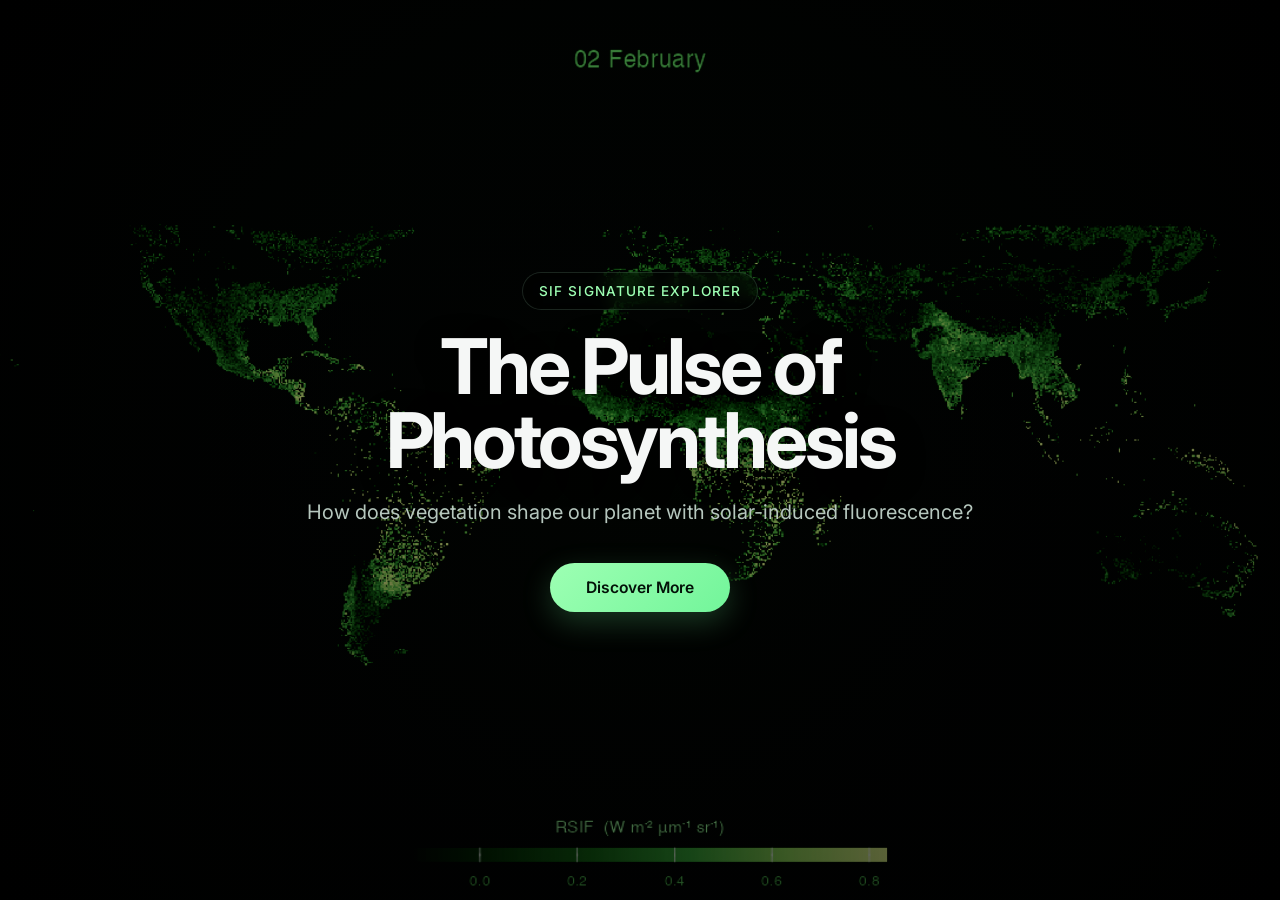
<file: docs/index.html>
<!DOCTYPE html>
<html lang="en">
<head>
<meta charset="utf-8"/>
<style>body{background-color:black;}</style>

  <meta charset="UTF-8"/>
  <meta name="viewport" content="width=device-width, initial-scale=1.0"/>
  <title>SIF Signature Explorer</title>
  <link rel="preconnect" href="https://fonts.googleapis.com"/>
  <link rel="preconnect" href="https://fonts.gstatic.com" crossorigin="anonymous"/>
  <link href="https://fonts.googleapis.com/css2?family=Inter:wght@300;400;500;600;700&amp;display=swap" rel="stylesheet"/>
  <link rel="stylesheet" href="styles.css"/>
</head>
<html lang="en">
  <body class="landing-page">
    <main class="hero">
      <div class="hero-media">
        <img src="assets/hero.gif" alt="Global SIF animation" class="hero-gif"/>
        <div class="hero-overlay"></div>
      </div>
      <div class="hero-content">
        <div class="hero-badge">SIF Signature Explorer</div>
        <h1 class="hero-title">The Pulse of Photosynthesis</h1>
        <p class="hero-subtitle">How does vegetation shape our planet with solar-induced fluorescence?</p>
        <div class="hero-actions">
          <a href="learn.html" class="btn btn-primary">Discover More</a>
        </div>
      </div>
    </main>
    <script>
document.addEventListener('DOMContentLoaded', function() {
  requestAnimationFrame(() => {
    document.body.classList.add('page-loaded');
  });

  const internalLinks = document.querySelectorAll('a[href$=".html"]');
  internalLinks.forEach(link => {
    link.addEventListener('click', function(e) {
      const href = link.getAttribute('href');
      if (!href) return;

      e.preventDefault();
      document.body.classList.remove('page-loaded');

      setTimeout(() => {
        window.location.href = href;
      }, 220);
    });
  });
});
</script>
  </body>
</html>
</html>
</file>
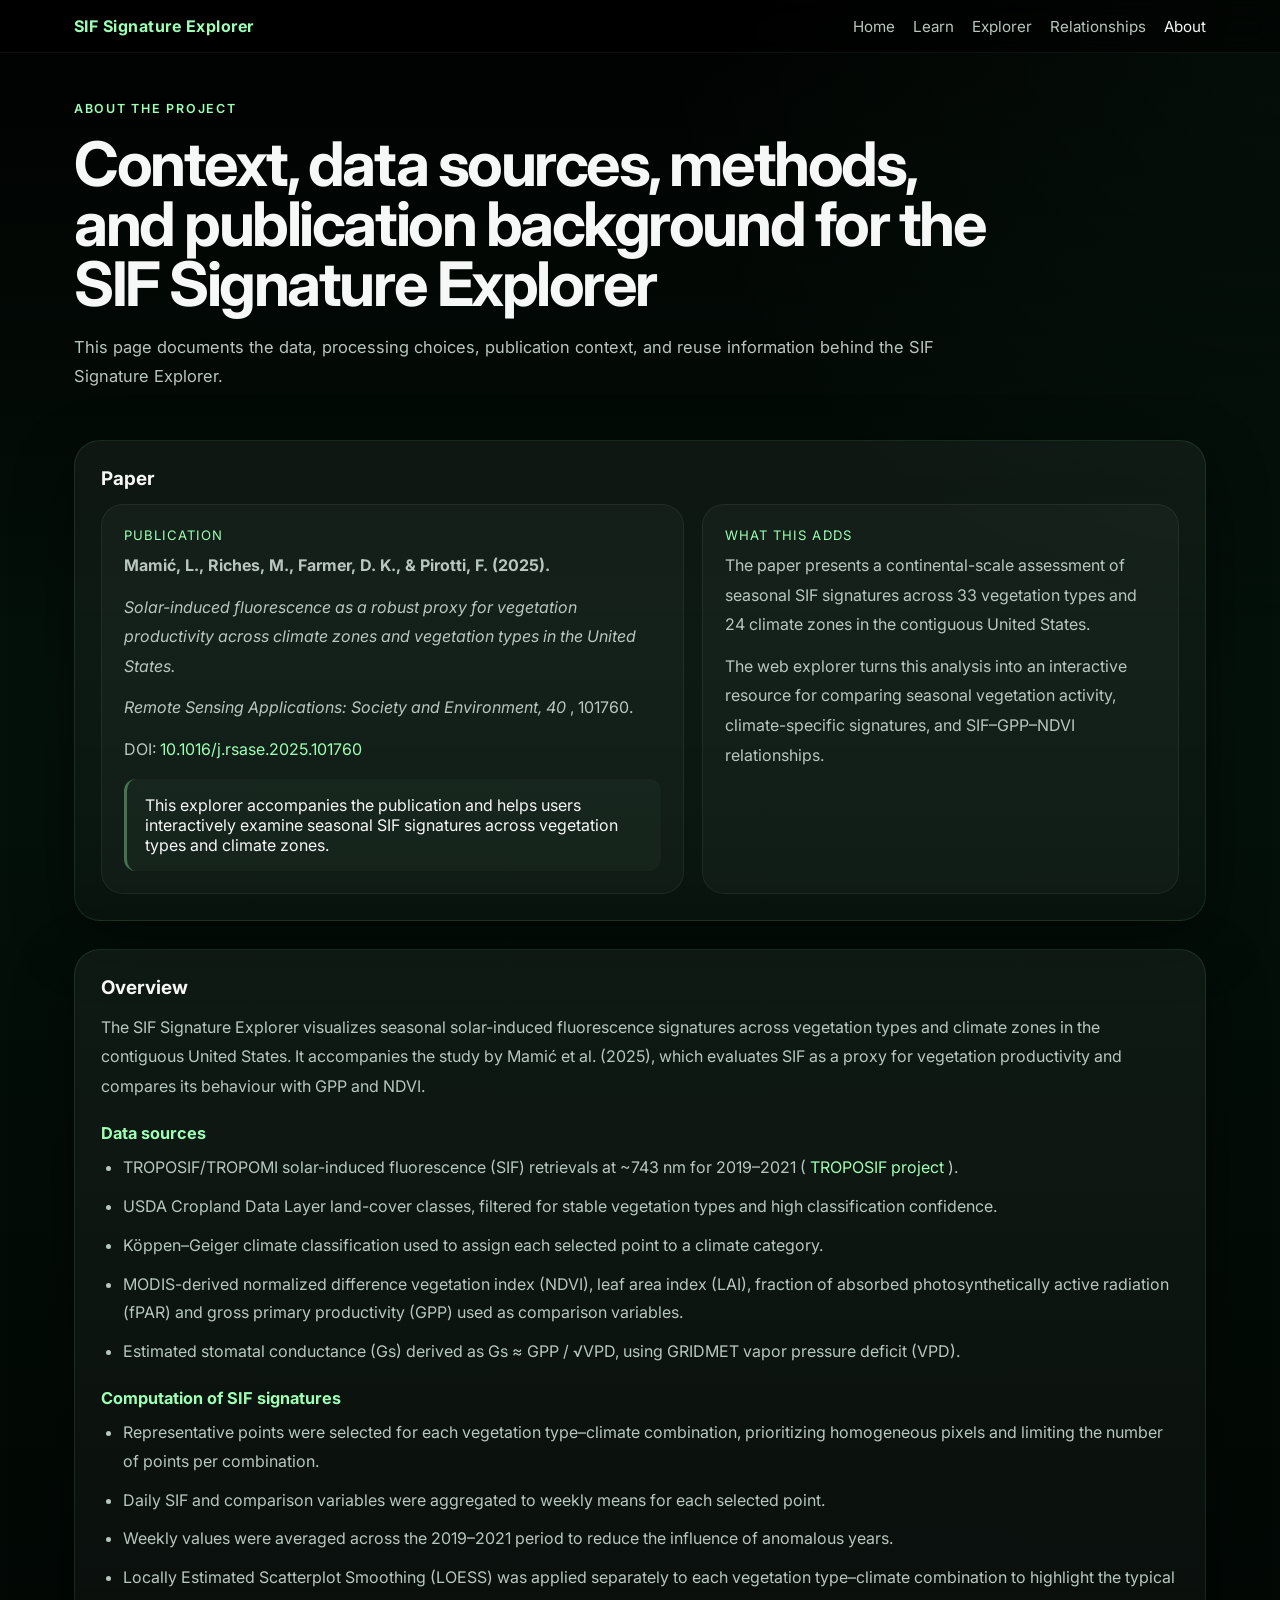
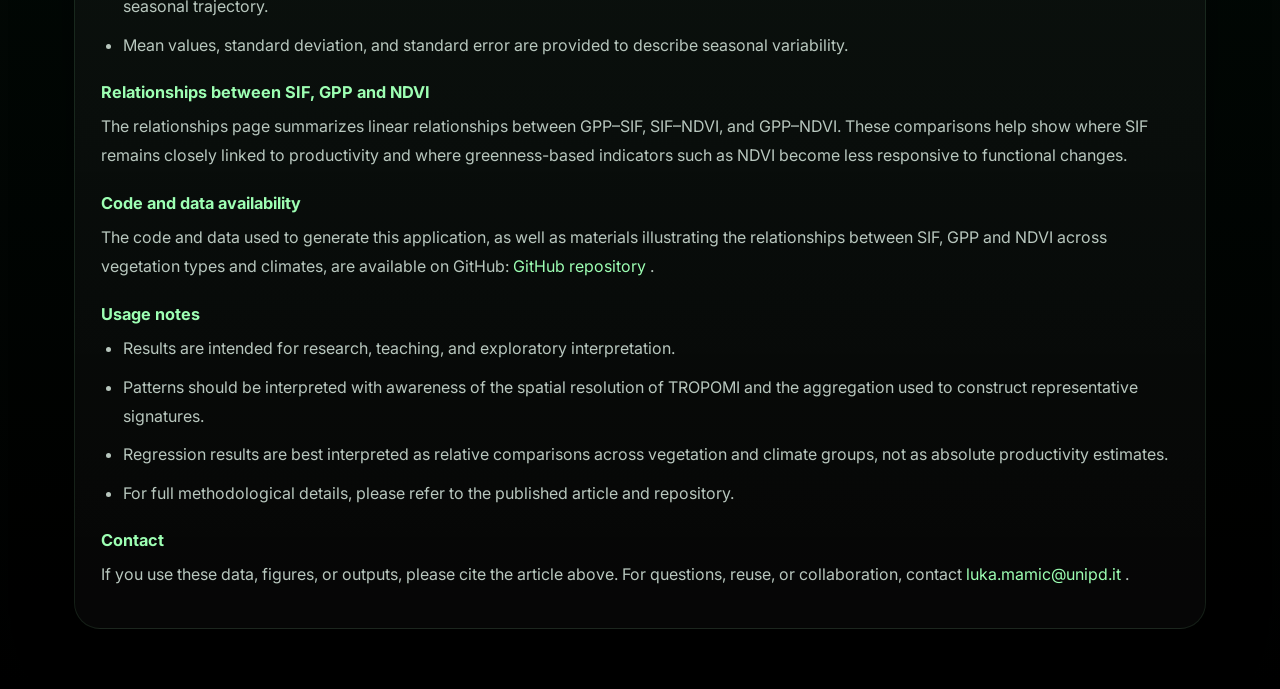
<file: docs/about.html>
<!DOCTYPE html>
<html lang="en">
<head>
<meta charset="utf-8"/>
<style>body{background-color:black;}</style>

  <meta charset="UTF-8"/>
  <meta name="viewport" content="width=device-width, initial-scale=1.0"/>
  <title>About | SIF Signature Explorer</title>
  <link rel="preconnect" href="https://fonts.googleapis.com"/>
  <link rel="preconnect" href="https://fonts.gstatic.com" crossorigin="anonymous"/>
  <link href="https://fonts.googleapis.com/css2?family=Inter:wght@300;400;500;600;700&amp;display=swap" rel="stylesheet"/>
  <style>
:root{
  --bg:#000000;
  --bg-soft:#06100b;
  --panel:rgba(255,255,255,0.05);
  --panel-soft:rgba(255,255,255,0.03);
  --border:rgba(157,255,179,0.12);
  --border-soft:rgba(255,255,255,0.08);
  --text:#f6f7f7;
  --muted:#b8c7be;
  --accent:#9dffb3;
  --accent-strong:#72f59a;
  --shadow:0 20px 60px rgba(0,0,0,0.42);
  --radius:24px;
  --max-width:1180px;
}

*{box-sizing:border-box}

html,body{
  margin:0;
  padding:0;
  background:
    radial-gradient(circle at top right, rgba(90,255,160,0.05), transparent 24%),
    linear-gradient(to bottom, #000000, #04110a 30%, #000000 100%);
  color:var(--text);
  font-family:Inter,system-ui,-apple-system,BlinkMacSystemFont,'Segoe UI',sans-serif;
  min-height:100%;
}

body{
  opacity: 0;
  transform: translateY(10px);
  transition: opacity .55s ease, transform .55s ease;
}

body.page-loaded{
  opacity: 1;
  transform: translateY(0);
}

.site-nav a,
.btn,
.multi-select-trigger{
  transition: opacity .2s ease, transform .2s ease, color .2s ease, background .2s ease, border-color .2s ease;
}

.site-nav a:hover,
.btn:hover{
  transform: translateY(-1px);
}

a{
  color:var(--accent);
  text-decoration:none;
}
a:hover{
  text-decoration:underline;
}

.site-header{
  position:sticky;
  top:0;
  z-index:50;
  backdrop-filter:blur(14px);
  background:rgba(0,0,0,0.58);
  border-bottom:1px solid rgba(255,255,255,0.06);
}

.site-header-inner{
  max-width:var(--max-width);
  margin:0 auto;
  padding:16px 24px;
  display:flex;
  align-items:center;
  justify-content:space-between;
  gap:18px;
}

.site-brand{
  color:var(--accent);
  font-weight:700;
  letter-spacing:.03em;
}

.site-nav{
  display:flex;
  gap:18px;
  flex-wrap:wrap;
}

.site-nav a{
  color:var(--muted);
  font-size:.95rem;
}

.site-nav a.active,
.site-nav a:hover{
  color:var(--text);
}

.page-shell{
  max-width:var(--max-width);
  margin:0 auto;
  padding:38px 24px 60px;
}

.hero{
  padding:10px 0 20px;
}

.eyebrow{
  color:var(--accent);
  text-transform:uppercase;
  letter-spacing:.14em;
  font-size:.78rem;
  font-weight:600;
  margin-bottom:18px;
}

.hero-title{
  margin:0;
  font-size:clamp(2.1rem, 4.8vw, 4.2rem);
  line-height:.98;
  letter-spacing:-.04em;
  max-width:950px;
}

.hero-lead{
  margin:18px 0 0;
  color:var(--muted);
  line-height:1.8;
  max-width:900px;
  font-size:1.03rem;
}

.section{
  margin-top:28px;
  padding:26px;
  border-radius:26px;
  background:linear-gradient(180deg, rgba(255,255,255,.05), rgba(255,255,255,.025));
  border:1px solid rgba(157,255,179,.10);
  box-shadow:var(--shadow);
}

.section h2{
  margin:0 0 14px;
  font-size:1.18rem;
  color:var(--text);
}

.section h3{
  margin:22px 0 10px;
  font-size:1.02rem;
  color:var(--accent);
}

.section p{
  margin:0 0 12px;
  color:var(--muted);
  line-height:1.85;
}

.section ul{
  margin:0;
  padding-left:22px;
  color:var(--muted);
}

.section li{
  margin:0 0 10px;
  line-height:1.8;
}

.paper-card{
  display:grid;
  grid-template-columns: 1.1fr .9fr;
  gap:18px;
}

.paper-box,
.meta-box{
  padding:22px;
  border-radius:22px;
  background:rgba(255,255,255,.03);
  border:1px solid rgba(255,255,255,.06);
}

.meta-label{
  color:var(--accent);
  font-size:.82rem;
  letter-spacing:.08em;
  text-transform:uppercase;
  margin-bottom:8px;
}

.meta-box p:last-child,
.paper-box p:last-child{
  margin-bottom:0;
}

.quote{
  margin-top:14px;
  padding:16px 18px;
  border-left:3px solid rgba(157,255,179,.35);
  background:rgba(157,255,179,.04);
  border-radius:12px;
  color:var(--text);
}

@media (max-width:900px){
  .paper-card{
    grid-template-columns:1fr;
  }
}

@media (max-width:640px){
  .site-header-inner{
    flex-direction:column;
    align-items:flex-start;
  }

  .page-shell{
    padding:24px 18px 46px;
  }

  .section{
    padding:20px;
  }
}
</style>
</head>
<html lang="en">
  <body>
    <header class="site-header">
      <div class="site-header-inner">
        <div class="site-brand">SIF Signature Explorer</div>
        <nav class="site-nav">
          <a href="index.html">Home</a>
          <a href="learn.html">Learn</a>
          <a href="explorer.html">Explorer</a>
          <a href="relationships.html">Relationships</a>
          <a href="about.html" class="active">About</a>
        </nav>
      </div>
    </header>
    <main class="page-shell">
      <section class="hero">
        <div class="eyebrow">About the project</div>
        <h1 class="hero-title">Context, data sources, methods, and publication background for the SIF Signature Explorer</h1>
        <p class="hero-lead">This page documents the data, processing choices, publication context, and reuse information behind the SIF Signature Explorer.</p>
      </section>
      <section class="section">
        <h2>Paper</h2>
        <div class="paper-card">
          <div class="paper-box">
            <div class="meta-label">Publication</div>
            <p>
              <strong>Mamić, L., Riches, M., Farmer, D. K., &amp; Pirotti, F. (2025).</strong>
            </p>
            <p>
              <em>Solar-induced fluorescence as a robust proxy for vegetation productivity across climate zones and vegetation types in the United States.</em>
            </p>
            <p>
              <em>Remote Sensing Applications: Society and Environment, 40</em>
              , 101760.
            </p>
            <p>
              DOI: 
              <a href="https://doi.org/10.1016/j.rsase.2025.101760" target="_blank">10.1016/j.rsase.2025.101760</a>
            </p>
            <div class="quote">This explorer accompanies the publication and helps users interactively examine seasonal SIF signatures across vegetation types and climate zones.</div>
          </div>
          <div class="meta-box">
            <div class="meta-label">What this adds</div>
            <p>The paper presents a continental-scale assessment of seasonal SIF signatures across 33 vegetation types and 24 climate zones in the contiguous United States.</p>
            <p>The web explorer turns this analysis into an interactive resource for comparing seasonal vegetation activity, climate-specific signatures, and SIF–GPP–NDVI relationships.</p>
          </div>
        </div>
      </section>
      <section class="section">
        <h2>Overview</h2>
        <p>
          The SIF Signature Explorer visualizes seasonal solar-induced fluorescence signatures across vegetation types and climate zones in the contiguous United States. 
          It accompanies the study by Mamić et al. (2025), which evaluates SIF as a proxy for vegetation productivity and compares its behaviour with GPP and NDVI.
        </p>
        <h3>Data sources</h3>
        <ul>
          <li>
            TROPOSIF/TROPOMI solar-induced fluorescence (SIF) retrievals at ~743 nm for 2019–2021 (
            <a href="https://s5p-troposif.noveltis.fr/" target="_blank">TROPOSIF project</a>
            ).
          </li>
          <li>USDA Cropland Data Layer land-cover classes, filtered for stable vegetation types and high classification confidence.</li>
          <li>Köppen–Geiger climate classification used to assign each selected point to a climate category.</li>
          <li>MODIS-derived normalized difference vegetation index (NDVI), leaf area index (LAI), fraction of absorbed photosynthetically active radiation (fPAR) and gross primary productivity (GPP) used as comparison variables.</li>
          <li>Estimated stomatal conductance (Gs) derived as Gs ≈ GPP / &radic;VPD, using GRIDMET vapor pressure deficit (VPD).</li>
        </ul>
        <h3>Computation of SIF signatures</h3>
        <ul>
          <li>Representative points were selected for each vegetation type–climate combination, prioritizing homogeneous pixels and limiting the number of points per combination.</li>
          <li>Daily SIF and comparison variables were aggregated to weekly means for each selected point.</li>
          <li>Weekly values were averaged across the 2019–2021 period to reduce the influence of anomalous years.</li>
          <li>Locally Estimated Scatterplot Smoothing (LOESS) was applied separately to each vegetation type–climate combination to highlight the typical seasonal trajectory.</li>
          <li>Mean values, standard deviation, and standard error are provided to describe seasonal variability.</li>
        </ul>
        <h3>Relationships between SIF, GPP and NDVI</h3>
        <p>
          The relationships page summarizes linear relationships between GPP–SIF, SIF–NDVI, and GPP–NDVI. 
          These comparisons help show where SIF remains closely linked to productivity and where greenness-based indicators such as NDVI become less responsive to functional changes.
        </p>
        <h3>Code and data availability</h3>
        <p>
          The code and data used to generate this application, as well as materials illustrating the relationships between SIF, GPP and NDVI across vegetation types and climates, are available on GitHub: 
          <a href="https://github.com/lukamamic13/SIFSignatureExplorer/" target="_blank">GitHub repository</a>
          .
        </p>
        <h3>Usage notes</h3>
        <ul>
          <li>Results are intended for research, teaching, and exploratory interpretation.</li>
          <li>Patterns should be interpreted with awareness of the spatial resolution of TROPOMI and the aggregation used to construct representative signatures.</li>
          <li>Regression results are best interpreted as relative comparisons across vegetation and climate groups, not as absolute productivity estimates.</li>
          <li>For full methodological details, please refer to the published article and repository.</li>
        </ul>
        <h3>Contact</h3>
        <p>
          If you use these data, figures, or outputs, please cite the article above. 
          For questions, reuse, or collaboration, contact 
          <a href="mailto:luka.mamic@unipd.it">luka.mamic@unipd.it</a>
          .
        </p>
      </section>
    </main>
    <script>
document.addEventListener('DOMContentLoaded', function() {
  requestAnimationFrame(() => {
    document.body.classList.add('page-loaded');
  });

  const internalLinks = document.querySelectorAll('a[href$=".html"]');
  internalLinks.forEach(link => {
    link.addEventListener('click', function(e) {
      const href = link.getAttribute('href');
      if (!href) return;

      e.preventDefault();
      document.body.classList.remove('page-loaded');

      setTimeout(() => {
        window.location.href = href;
      }, 220);
    });
  });
});
</script>
  </body>
</html>
</html>
</file>
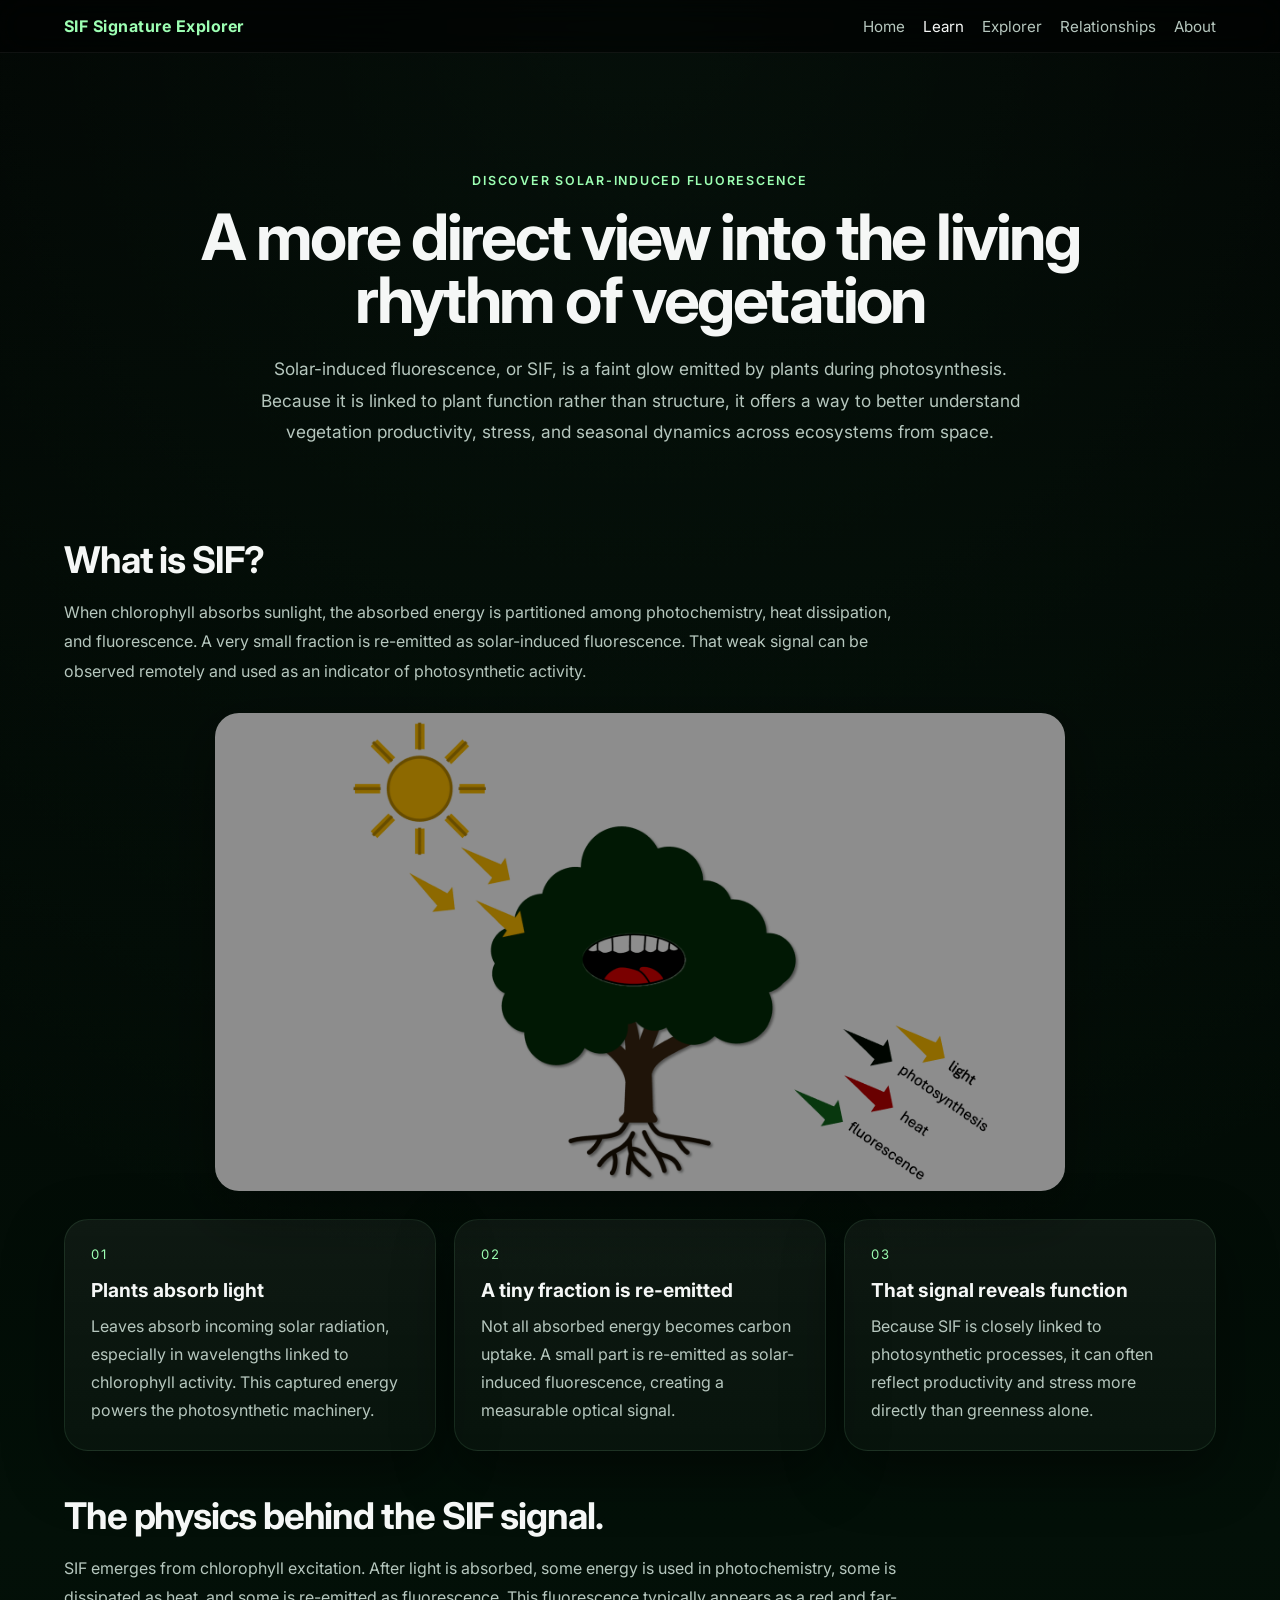
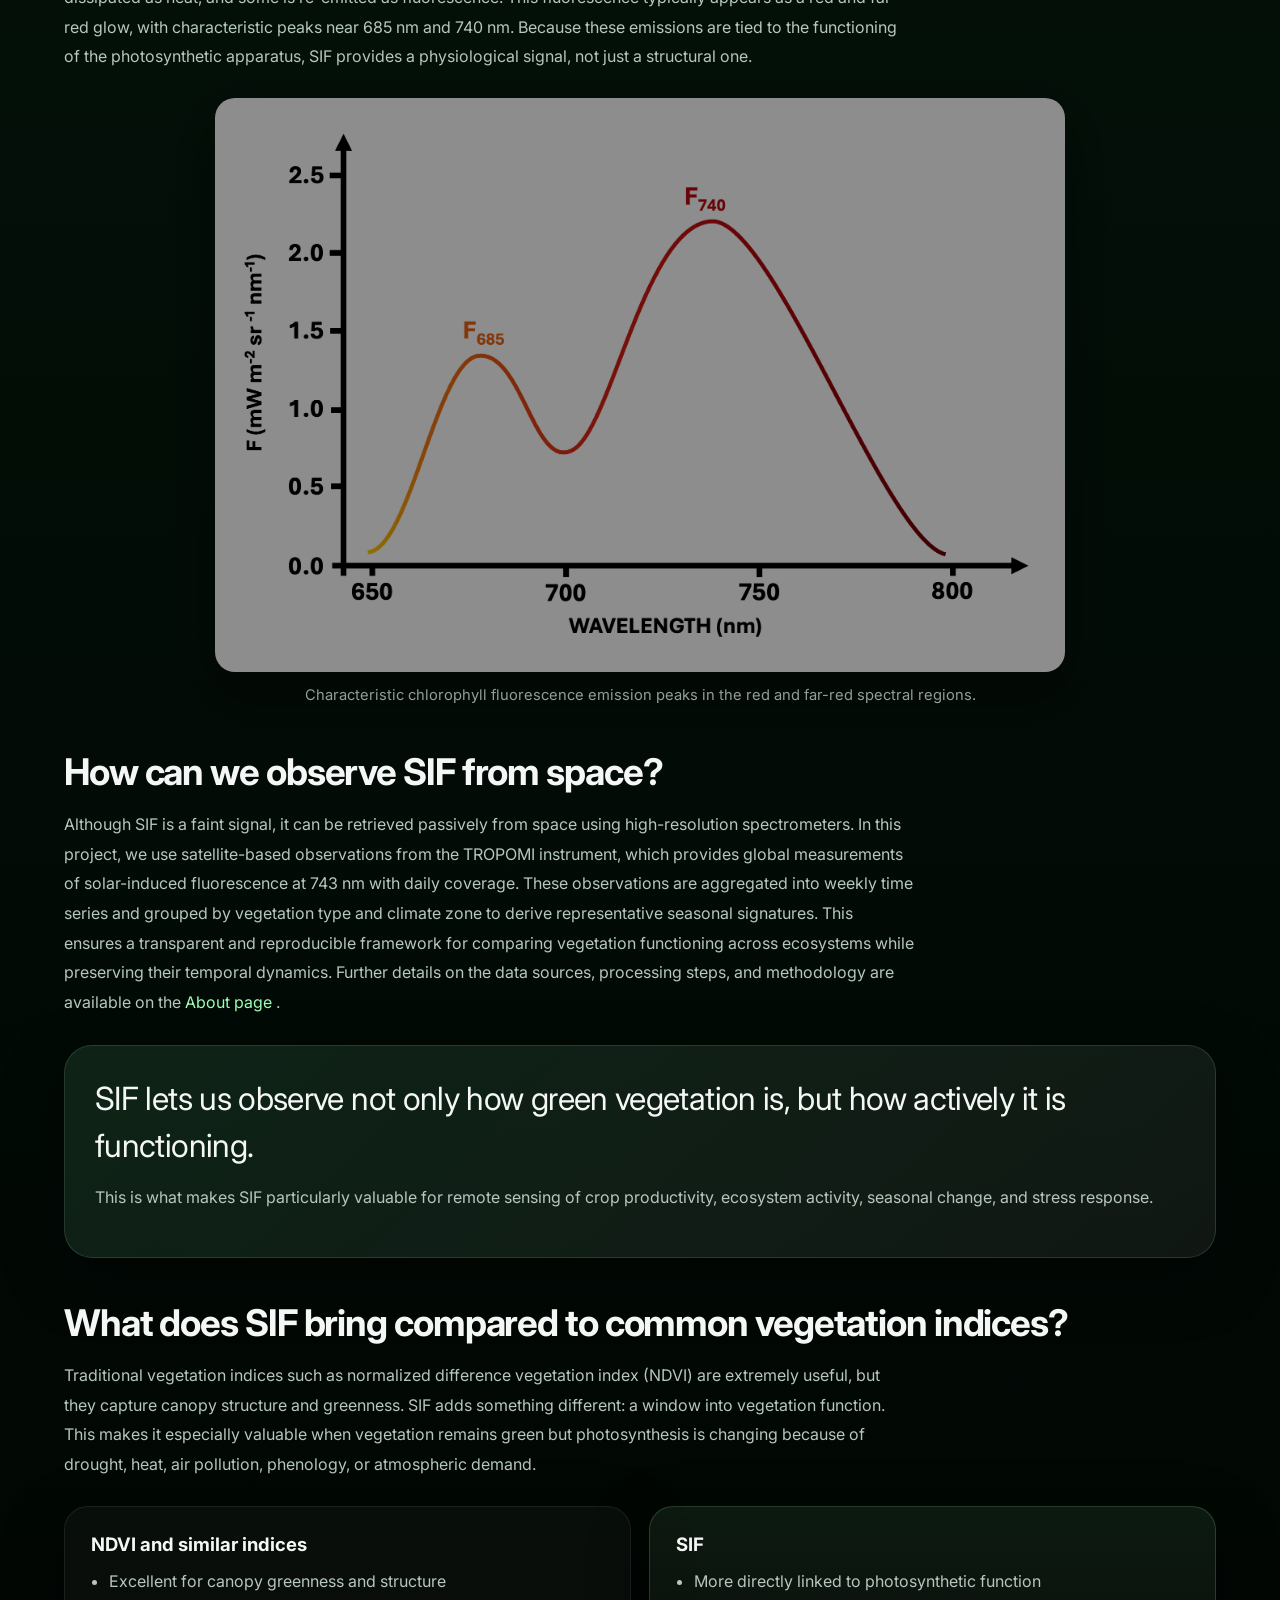
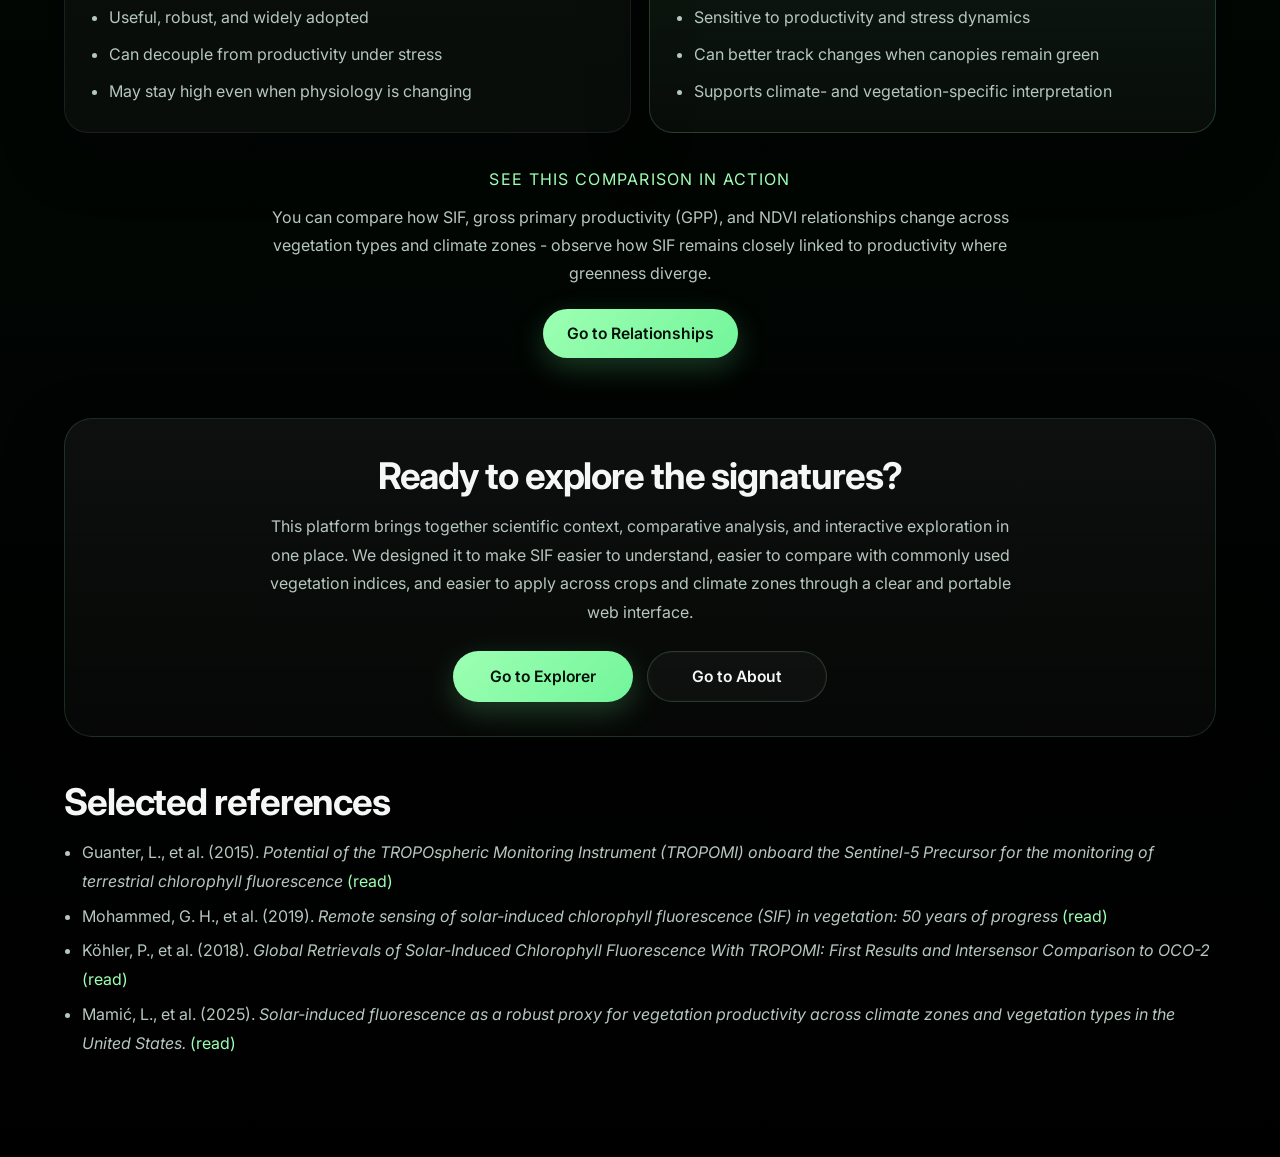
<file: docs/learn.html>
<!DOCTYPE html>
<html lang="en">
<head>
<meta charset="utf-8"/>
<style>body{background-color:black;}</style>

  <meta charset="UTF-8"/>
  <meta name="viewport" content="width=device-width, initial-scale=1.0"/>
  <title>Learn SIF | SIF Signature Explorer</title>
  <link rel="preconnect" href="https://fonts.googleapis.com"/>
  <link rel="preconnect" href="https://fonts.gstatic.com" crossorigin="anonymous"/>
  <link href="https://fonts.googleapis.com/css2?family=Inter:wght@300;400;500;600;700&amp;display=swap" rel="stylesheet"/>
  <link rel="stylesheet" href="styles.css"/>
</head>
<html lang="en">
  <body class="learn-page">
    <header class="site-header">
      <div class="site-header-inner">
        <div class="site-brand">SIF Signature Explorer</div>
        <nav class="site-nav">
          <a href="index.html">Home</a>
          <a href="learn.html" class="active">Learn</a>
          <a href="explorer.html">Explorer</a>
          <a href="relationships.html">Relationships</a>
          <a href="about.html">About</a>
        </nav>
      </div>
    </header>
    <main class="page-shell">
      <section class="learn-hero">
        <div class="section-eyebrow">Discover Solar-Induced Fluorescence</div>
        <h1 class="learn-title">A more direct view into the living rhythm of vegetation</h1>
        <p class="learn-lead">
          Solar-induced fluorescence, or SIF, is a faint glow emitted by plants during photosynthesis. 
          Because it is linked to plant function rather than structure, it offers a way to better 
          understand vegetation productivity, stress, and seasonal dynamics across ecosystems from space.
        </p>
      </section>
      <section class="section-block">
        <h2 class="section-title">What is SIF?</h2>
        <p class="section-text">
          When chlorophyll absorbs sunlight, the absorbed energy is partitioned among photochemistry, heat dissipation, 
          and fluorescence. A very small fraction is re-emitted as solar-induced fluorescence. 
          That weak signal can be observed remotely and used as an indicator of photosynthetic activity. 
        </p>
        <div class="figure-block">
          <img src="assets/SIF.gif" class="learn-gif" alt="Illustration of solar-induced fluorescence process"/>
        </div>
        <div class="card-grid">
          <article class="info-card">
            <div class="info-card-number">01</div>
            <h3>Plants absorb light</h3>
            <p>
              Leaves absorb incoming solar radiation, especially in wavelengths linked to chlorophyll activity. 
              This captured energy powers the photosynthetic machinery.
            </p>
          </article>
          <article class="info-card">
            <div class="info-card-number">02</div>
            <h3>A tiny fraction is re-emitted</h3>
            <p>
              Not all absorbed energy becomes carbon uptake. A small part is re-emitted as solar-induced fluorescence, 
              creating a measurable optical signal.
            </p>
          </article>
          <article class="info-card">
            <div class="info-card-number">03</div>
            <h3>That signal reveals function</h3>
            <p>
              Because SIF is closely linked to photosynthetic processes, it can often reflect productivity and stress 
              more directly than greenness alone.
            </p>
          </article>
        </div>
      </section>
      <section class="section-block">
        <h2 class="section-title">The physics behind the SIF signal.</h2>
        <p class="section-text">
          SIF emerges from chlorophyll excitation. After light is absorbed, some energy is used in photochemistry, 
          some is dissipated as heat, and some is re-emitted as fluorescence. 
          This fluorescence typically appears as a red and far-red glow, with characteristic peaks near 685 nm and 740 nm. 
          Because these emissions are tied to the functioning of the photosynthetic apparatus, SIF provides a physiological signal, 
          not just a structural one.
        </p>
        <figure class="figure-block">
          <img src="assets/sifsign.png" class="learn-figure" alt="Characteristic chlorophyll fluorescence signal with peaks near 685 and 740 nanometers"/>
          <figcaption class="figure-caption">Characteristic chlorophyll fluorescence emission peaks in the red and far-red spectral regions.</figcaption>
        </figure>
      </section>
      <section class="section-block">
        <h2 class="section-title">How can we observe SIF from space?</h2>
        <p class="section-text">
          Although SIF is a faint signal, it can be retrieved passively from space using high-resolution spectrometers. 
          In this project, we use satellite-based observations from the TROPOMI instrument, which provides global measurements of solar-induced fluorescence at 743 nm with daily coverage. 
          These observations are aggregated into weekly time series and grouped by vegetation type and climate zone to derive representative seasonal signatures. 
          This ensures a transparent and reproducible framework for comparing vegetation functioning across ecosystems while preserving their temporal dynamics. 
          Further details on the data sources, processing steps, and methodology are available on the 
          <a href="about.html" style="color: var(--accent);">About page</a>
          .
        </p>
        <div class="highlight-panel">
          <p class="highlight-quote">SIF lets us observe not only how green vegetation is, but how actively it is functioning.</p>
          <p class="highlight-note">This is what makes SIF particularly valuable for remote sensing of crop productivity, ecosystem activity, seasonal change, and stress response.</p>
        </div>
      </section>
      <section class="section-block">
        <h2 class="section-title">What does SIF bring compared to common vegetation indices?</h2>
        <p class="section-text">
          Traditional vegetation indices such as normalized difference vegetation index (NDVI) are extremely useful, but they capture canopy structure and greenness. 
          SIF adds something different: a window into vegetation function. 
          This makes it especially valuable when vegetation remains green but photosynthesis is changing because of drought, heat, air pollution, phenology, or atmospheric demand.
        </p>
        <div class="comparison-grid">
          <article class="comparison-card">
            <h3>NDVI and similar indices</h3>
            <ul>
              <li>Excellent for canopy greenness and structure</li>
              <li>Useful, robust, and widely adopted</li>
              <li>Can decouple from productivity under stress</li>
              <li>May stay high even when physiology is changing</li>
            </ul>
          </article>
          <article class="comparison-card comparison-card-accent">
            <h3>SIF</h3>
            <ul>
              <li>More directly linked to photosynthetic function</li>
              <li>Sensitive to productivity and stress dynamics</li>
              <li>Can better track changes when canopies remain green</li>
              <li>Supports climate- and vegetation-specific interpretation</li>
            </ul>
          </article>
        </div>
        <div class="center-callout">
          <p class="center-callout-title">See this comparison in action</p>
          <p class="center-callout-text">
            You can compare how SIF, gross primary productivity (GPP), and NDVI relationships change across vegetation types and climate zones 
            - observe how SIF remains closely linked to productivity where greenness diverge.
          </p>
          <a href="relationships.html" class="btn btn-primary">Go to Relationships</a>
        </div>
      </section>
      <section class="footer-cta">
        <h2 class="section-title">Ready to explore the signatures?</h2>
        <p>
          This platform brings together scientific context, comparative analysis, and interactive exploration in one place. 
          We designed it to make SIF easier to understand, easier to compare with commonly used vegetation indices, 
          and easier to apply across crops and climate zones through a clear and portable web interface.
        </p>
        <div class="learn-actions">
          <a href="explorer.html" class="btn btn-primary">Go to Explorer</a>
          <a href="about.html" class="btn btn-secondary">Go to About</a>
        </div>
      </section>
      <section class="section-block references-block">
        <h2 class="section-title">Selected references</h2>
        <ul class="reference-list">
          <li>
            Guanter, L., et al. (2015). 
            <em>Potential of the TROPOspheric Monitoring Instrument (TROPOMI) onboard the Sentinel-5 Precursor for the monitoring of terrestrial chlorophyll fluorescence</em>
             
            <a href="https://amt.copernicus.org/articles/8/1337/2015/" target="_blank" style="color: var(--accent);">(read)</a>
          </li>
          <li>
            Mohammed, G. H., et al. (2019). 
            <em>Remote sensing of solar-induced chlorophyll fluorescence (SIF) in vegetation: 50 years of progress</em>
             
            <a href="https://www.sciencedirect.com/science/article/abs/pii/S0034425719301816" target="_blank" style="color: var(--accent);">(read)</a>
          </li>
          <li>
            Köhler, P., et al. (2018). 
            <em>Global Retrievals of Solar-Induced Chlorophyll Fluorescence With TROPOMI: First Results and Intersensor Comparison to OCO-2</em>
             
            <a href="https://agupubs.onlinelibrary.wiley.com/doi/10.1029/2018GL079031" target="_blank" style="color: var(--accent);">(read)</a>
          </li>
          <li>
            Mamić, L., et al. (2025). 
            <em>Solar-induced fluorescence as a robust proxy for vegetation productivity across climate zones and vegetation types in the United States.</em>
             
            <a href="https://www.sciencedirect.com/science/article/pii/S2352938525003131" target="_blank" style="color: var(--accent);">(read)</a>
          </li>
        </ul>
      </section>
    </main>
    <script>
document.addEventListener('DOMContentLoaded', function() {
  requestAnimationFrame(() => {
    document.body.classList.add('page-loaded');
  });

  const internalLinks = document.querySelectorAll('a[href$=".html"]');
  internalLinks.forEach(link => {
    link.addEventListener('click', function(e) {
      const href = link.getAttribute('href');
      if (!href) return;

      e.preventDefault();
      document.body.classList.remove('page-loaded');

      setTimeout(() => {
        window.location.href = href;
      }, 220);
    });
  });
});
</script>
  </body>
</html>
</html>
</file>
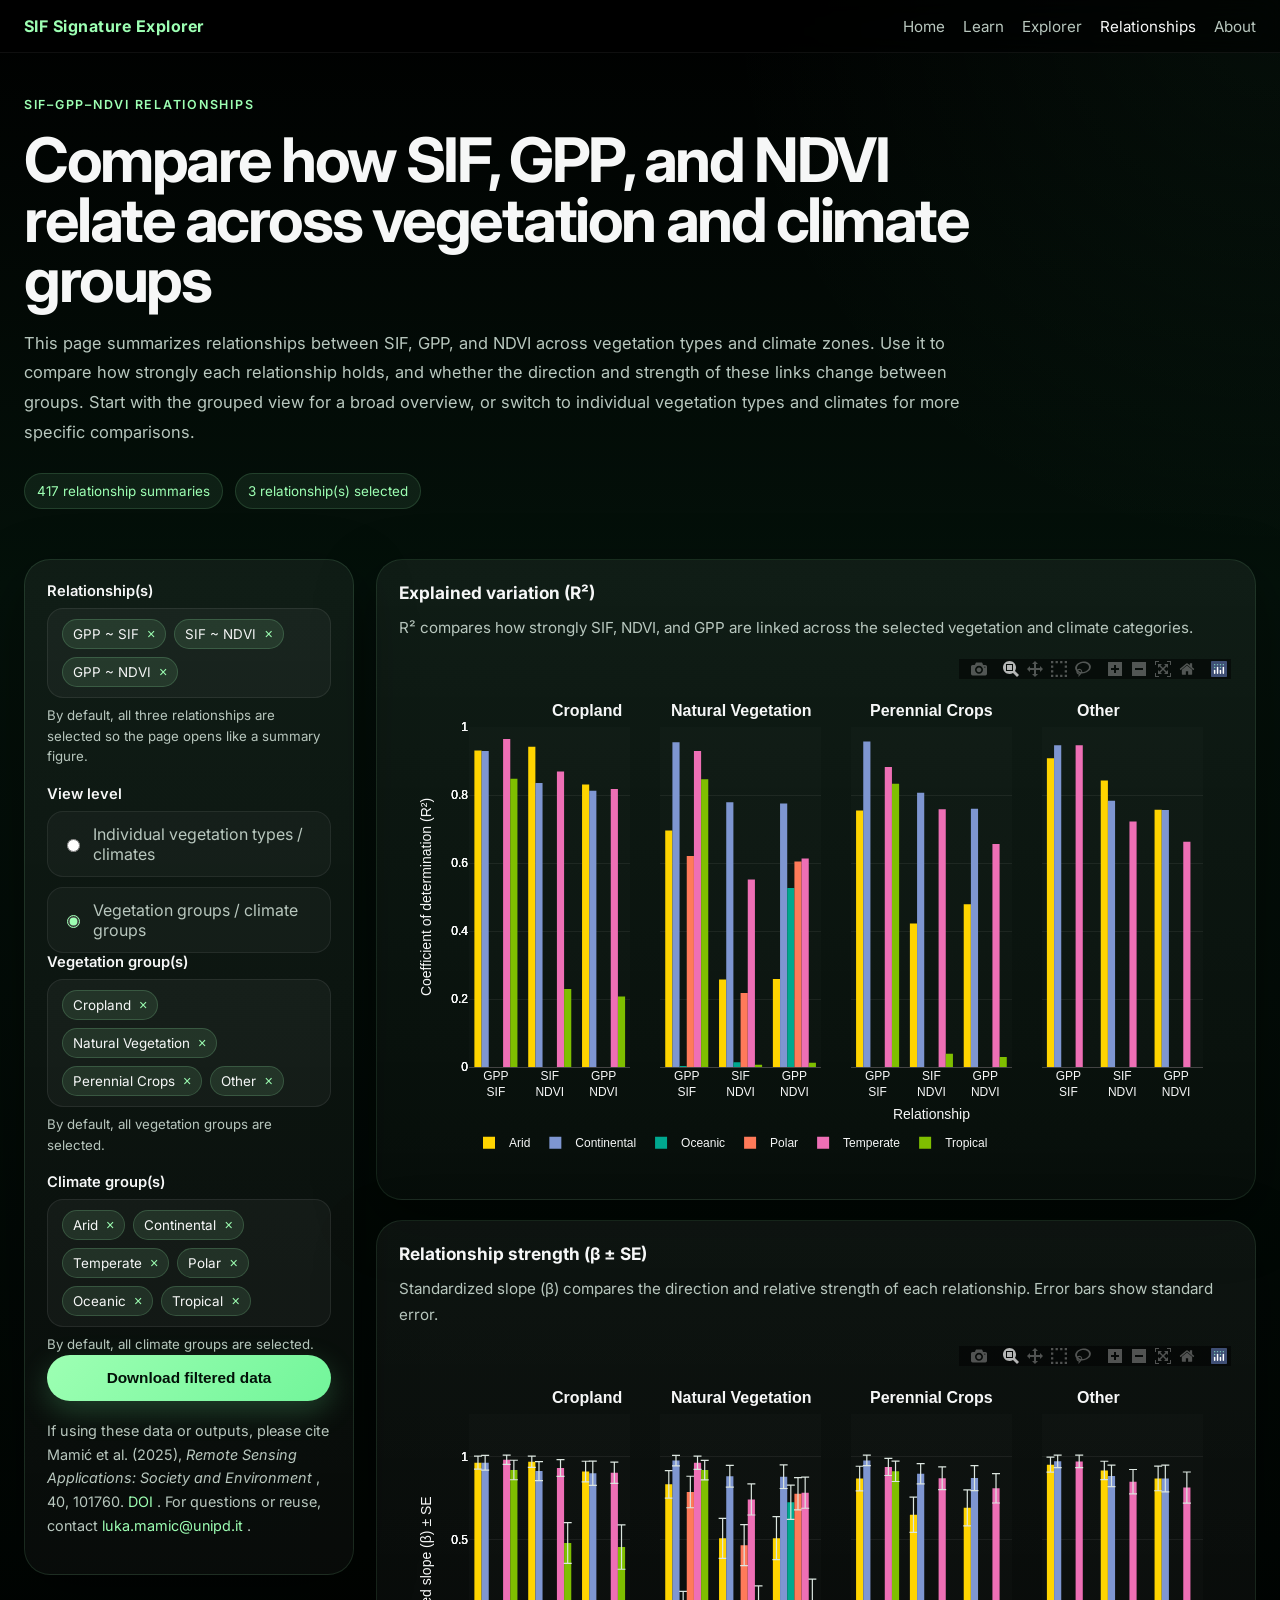
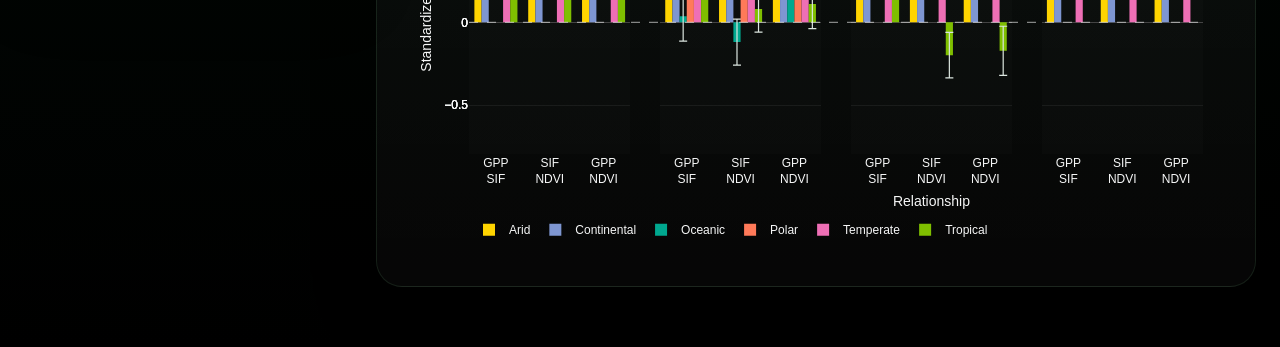
<file: docs/relationships.html>
<!DOCTYPE html>
<html lang="en">
<head>
<meta charset="utf-8"/>
<style>body{background-color:black;}</style>

  <meta charset="UTF-8"/>
  <meta name="viewport" content="width=device-width, initial-scale=1.0"/>
  <title>SIF–GPP–NDVI Relationships | SIF Signature Explorer</title>
  <link rel="preconnect" href="https://fonts.googleapis.com"/>
  <link rel="preconnect" href="https://fonts.gstatic.com" crossorigin="anonymous"/>
  <link href="https://fonts.googleapis.com/css2?family=Inter:wght@300;400;500;600;700&amp;display=swap" rel="stylesheet"/>
  <style>
:root{
  --bg:#000000;
  --bg-soft:#06100b;
  --panel:rgba(255,255,255,0.05);
  --panel-soft:rgba(255,255,255,0.03);
  --border:rgba(157,255,179,0.12);
  --border-soft:rgba(255,255,255,0.08);
  --text:#f6f7f7;
  --muted:#b8c7be;
  --accent:#9dffb3;
  --accent-strong:#72f59a;
  --shadow:0 20px 60px rgba(0,0,0,0.42);
  --radius:24px;
  --max-width:1400px;
}

*{box-sizing:border-box}

html,body{
  margin:0;
  padding:0;
  background:
    radial-gradient(circle at top right, rgba(90,255,160,0.05), transparent 24%),
    linear-gradient(to bottom, #000000, #04110a 30%, #000000 100%);
  color:var(--text);
  font-family:Inter,system-ui,-apple-system,BlinkMacSystemFont,'Segoe UI',sans-serif;
  min-height:100%;
}

body{
  opacity: 0;
  transform: translateY(10px);
  transition: opacity .55s ease, transform .55s ease;
}

body.page-loaded{
  opacity: 1;
  transform: translateY(0);
}

.site-nav a,
.btn,
.multi-select-trigger{
  transition: opacity .2s ease, transform .2s ease, color .2s ease, background .2s ease, border-color .2s ease;
}

.site-nav a:hover,
.btn:hover{
  transform: translateY(-1px);
}

a{color:inherit;text-decoration:none}

.site-header{
  position:sticky;
  top:0;
  z-index:50;
  backdrop-filter:blur(14px);
  background:rgba(0,0,0,0.58);
  border-bottom:1px solid rgba(255,255,255,0.06);
}

.site-header-inner{
  max-width:var(--max-width);
  margin:0 auto;
  padding:16px 24px;
  display:flex;
  align-items:center;
  justify-content:space-between;
  gap:18px;
}

.site-brand{
  color:var(--accent);
  font-weight:700;
  letter-spacing:.03em;
}

.site-nav{
  display:flex;
  gap:18px;
  flex-wrap:wrap;
}

.site-nav a{
  color:var(--muted);
  font-size:.95rem;
}

.site-nav a.active,
.site-nav a:hover{
  color:var(--text);
}

.page-shell{
  max-width:var(--max-width);
  margin:0 auto;
  padding:34px 24px 60px;
}

.hero{
  padding:10px 0 22px;
}

.eyebrow{
  color:var(--accent);
  text-transform:uppercase;
  letter-spacing:.14em;
  font-size:.78rem;
  font-weight:600;
  margin-bottom:18px;
}

.hero-title{
  margin:0;
  font-size:clamp(2.1rem, 4.8vw, 4.2rem);
  line-height:.98;
  letter-spacing:-.04em;
  max-width:980px;
}

.hero-lead{
  margin:18px 0 0;
  color:var(--muted);
  line-height:1.8;
  max-width:940px;
  font-size:1.03rem;
}

.toolbar{
  margin-top:26px;
  display:flex;
  gap:12px;
  flex-wrap:wrap;
}

.status-pill{
  display:inline-flex;
  align-items:center;
  gap:8px;
  padding:9px 12px;
  border-radius:999px;
  background:rgba(157,255,179,.08);
  border:1px solid rgba(157,255,179,.14);
  color:var(--accent);
  font-size:.84rem;
}

.layout{
  margin-top:28px;
  display:grid;
  grid-template-columns:330px minmax(0,1fr);
  gap:22px;
  align-items:start;
}

.control-panel{
  position:sticky;
  top:82px;
  padding:22px;
  border-radius:26px;
  background:linear-gradient(180deg, rgba(255,255,255,.05), rgba(255,255,255,.03));
  border:1px solid var(--border);
  box-shadow:var(--shadow);
}

.control-group + .control-group{margin-top:18px}

.control-label{
  display:block;
  margin-bottom:8px;
  font-size:.92rem;
  font-weight:600;
  color:var(--text);
}

.control-help{
  margin-top:7px;
  color:var(--muted);
  font-size:.83rem;
  line-height:1.55;
}

.radio-stack{
  display:grid;
  gap:10px;
}

.option-chip{
  display:flex;
  align-items:center;
  gap:10px;
  padding:12px 14px;
  border-radius:16px;
  border:1px solid rgba(255,255,255,.07);
  background:rgba(255,255,255,.03);
  color:var(--muted);
}

.option-chip input{accent-color:#9dffb3}

.btn{
  display:inline-flex;
  align-items:center;
  justify-content:center;
  min-width:170px;
  padding:14px 20px;
  border-radius:999px;
  font-size:.96rem;
  font-weight:600;
  cursor:pointer;
  border:none;
}

.btn-primary{
  color:#021108;
  background:linear-gradient(135deg, var(--accent), var(--accent-strong));
  box-shadow:0 10px 30px rgba(114,245,154,.22);
}

.panel-stack{
  display:grid;
  gap:20px;
}

.data-panel{
  padding:22px;
  border-radius:26px;
  background:linear-gradient(180deg, rgba(255,255,255,.05), rgba(255,255,255,.025));
  border:1px solid rgba(157,255,179,.10);
  box-shadow:var(--shadow);
}

.panel-header{
  display:flex;
  align-items:center;
  justify-content:space-between;
  gap:14px;
  margin-bottom:12px;
}

.panel-title{
  margin:0;
  font-size:1.08rem;
}

.panel-note{
  margin:0 0 16px;
  color:var(--muted);
  line-height:1.7;
  font-size:.95rem;
}

#r2Plot, #slopePlot{
  width:100%;
  min-height:520px;
}

.empty-state{
  display:flex;
  align-items:center;
  justify-content:center;
  min-height:220px;
  border-radius:20px;
  border:1px dashed rgba(157,255,179,.18);
  background:rgba(255,255,255,.02);
  color:var(--muted);
  text-align:center;
  padding:22px;
  line-height:1.75;
}

.multi-select {
  position: relative;
}

.multi-select-trigger {
  width: 100%;
  min-height: 52px;
  padding: 10px 14px;
  border-radius: 16px;
  border: 1px solid var(--border-soft);
  background: rgba(255,255,255,.04);
  color: var(--text);
  display: flex;
  align-items: center;
  gap: 8px;
  flex-wrap: wrap;
  cursor: pointer;
}

.multi-select-placeholder {
  color: var(--muted);
}

.multi-select-chip {
  display: inline-flex;
  align-items: center;
  gap: 8px;
  padding: 6px 10px;
  border-radius: 999px;
  background: rgba(157,255,179,.10);
  border: 1px solid rgba(157,255,179,.18);
  color: var(--text);
  font-size: .84rem;
}

.multi-select-chip button {
  border: none;
  background: transparent;
  color: var(--accent);
  cursor: pointer;
  font-size: .9rem;
  line-height: 1;
  padding: 0;
}

.multi-select-dropdown {
  position: absolute;
  top: calc(100% + 8px);
  left: 0;
  right: 0;
  z-index: 1000;
  padding: 12px;
  border-radius: 18px;
  background: #08120c;
  border: 1px solid rgba(157,255,179,.14);
  box-shadow: var(--shadow);
  display: none;
  max-height: 320px;
  overflow: hidden;
}

.multi-select.open .multi-select-dropdown {
  display: block;
}

.multi-select-search {
  width: 100%;
  padding: 11px 12px;
  border-radius: 12px;
  border: 1px solid rgba(255,255,255,.08);
  background: rgba(255,255,255,.04);
  color: var(--text);
  margin-bottom: 10px;
}

.multi-select-actions {
  display: flex;
  gap: 8px;
  margin-bottom: 10px;
}

.multi-select-actions button {
  border: 1px solid rgba(157,255,179,.14);
  background: rgba(255,255,255,.03);
  color: var(--text);
  border-radius: 10px;
  padding: 8px 10px;
  cursor: pointer;
  font-size: .82rem;
}

.multi-select-options {
  max-height: 180px;
  overflow-y: auto;
  display: grid;
  gap: 8px;
  padding-right: 4px;
}

.multi-select-options::-webkit-scrollbar {
  width: 6px;
}

.multi-select-options::-webkit-scrollbar-thumb {
  background: rgba(157,255,179,0.3);
  border-radius: 6px;
}

.multi-select-option {
  display: flex;
  align-items: center;
  gap: 10px;
  padding: 10px 12px;
  border-radius: 12px;
  background: rgba(255,255,255,.03);
  border: 1px solid rgba(255,255,255,.05);
  color: var(--muted);
  cursor: pointer;
}

.multi-select-option input {
  accent-color: #9dffb3;
}

.multi-select-option.hidden {
  display: none;
}

.small-note{
  color:var(--muted);
  line-height:1.65;
  font-size:.9rem;
}

@media (max-width:1100px){
  .layout{grid-template-columns:1fr}
  .control-panel{position:static}
}

@media (max-width:640px){
  .site-header-inner{flex-direction:column;align-items:flex-start}
  .page-shell{padding:24px 18px 48px}
}
</style>
</head>
<html lang="en">
  <body>
    <header class="site-header">
      <div class="site-header-inner">
        <div class="site-brand">SIF Signature Explorer</div>
        <nav class="site-nav">
          <a href="index.html">Home</a>
          <a href="learn.html">Learn</a>
          <a href="explorer.html">Explorer</a>
          <a href="relationships.html" class="active">Relationships</a>
          <a href="about.html">About</a>
        </nav>
      </div>
    </header>
    <main class="page-shell">
      <section class="hero">
        <div class="eyebrow">SIF–GPP–NDVI Relationships</div>
        <h1 class="hero-title">Compare how SIF, GPP, and NDVI relate across vegetation and climate groups</h1>
        <p class="hero-lead">
          This page summarizes relationships between SIF, GPP, and NDVI across vegetation types and climate zones. 
          Use it to compare how strongly each relationship holds, and whether the direction and strength of these links change between groups. 
          Start with the grouped view for a broad overview, or switch to individual vegetation types and climates for more specific comparisons.
        </p>
        <div class="toolbar">
          <div class="status-pill">
            <span id="rowCountText">0 relationship summaries</span>
          </div>
          <div class="status-pill">
            <span id="metricCountText">0 relationship(s) selected</span>
          </div>
        </div>
      </section>
      <section class="layout">
        <aside class="control-panel">
          <div class="control-group">
            <label class="control-label">Relationship(s)</label>
            <div id="relationshipSelect" class="multi-select"></div>
            <div class="control-help">By default, all three relationships are selected so the page opens like a summary figure.</div>
          </div>
          <div class="control-group">
            <div class="control-label">View level</div>
            <div class="radio-stack">
              <label class="option-chip">
                <input type="radio" name="summary_type" value="individual"/>
                <span>Individual vegetation types / climates</span>
              </label>
              <label class="option-chip">
                <input type="radio" name="summary_type" value="group" checked="checked"/>
                <span>Vegetation groups / climate groups</span>
              </label>
            </div>
          </div>
          <div id="individualControls" style="display:none;">
            <div class="control-group">
              <label class="control-label">Vegetation type(s)</label>
              <div id="cropSelect" class="multi-select"></div>
              <div class="control-help">Filter specific vegetation types. Maximum 5 at a time.</div>
            </div>
            <div class="control-group">
              <label class="control-label">Climate(s)</label>
              <div id="climateSelect" class="multi-select"></div>
              <div class="control-help">Filter specific climates.</div>
            </div>
          </div>
          <div id="groupControls">
            <div class="control-group">
              <label class="control-label">Vegetation group(s)</label>
              <div id="cropGroupSelect" class="multi-select"></div>
              <div class="control-help">By default, all vegetation groups are selected.</div>
            </div>
            <div class="control-group">
              <label class="control-label">Climate group(s)</label>
              <div id="climateGroupSelect" class="multi-select"></div>
              <div class="control-help">By default, all climate groups are selected.</div>
            </div>
          </div>
          <div class="control-group">
            <button id="downloadBtn" class="btn btn-primary" style="width:100%;">Download filtered data</button>
          </div>
          <div class="control-group">
            <p class="small-note">
              If using these data or outputs, please cite Mamić et al. (2025), 
              <em>Remote Sensing Applications: Society and Environment</em>
              , 40, 101760. 
              <a href="https://doi.org/10.1016/j.rsase.2025.101760" target="_blank" style="color: var(--accent);">DOI</a>
              . For questions or reuse, contact 
              <a href="mailto:luka.mamic@unipd.it" style="color: var(--accent);">luka.mamic@unipd.it</a>
              .
            </p>
          </div>
        </aside>
        <div class="panel-stack">
          <section class="data-panel">
            <div class="panel-header">
              <h2 class="panel-title">Explained variation (R²)</h2>
            </div>
            <p class="panel-note">R² compares how strongly SIF, NDVI, and GPP are linked across the selected vegetation and climate categories.</p>
            <div id="r2Plot"></div>
          </section>
          <section class="data-panel">
            <div class="panel-header">
              <h2 class="panel-title">Relationship strength (β ± SE)</h2>
            </div>
            <p class="panel-note">Standardized slope (β) compares the direction and relative strength of each relationship. Error bars show standard error.</p>
            <div id="slopePlot"></div>
          </section>
        </div>
      </section>
    </main>
    <script src="https://cdn.plot.ly/plotly-2.30.0.min.js"></script>
    <script>
const relData = [{"crop":"Alfalfa","crop_group":"Other","climate":"Cold Desert","climate_group":"Arid","relationship":"GPP ~ SIF","x_label":"SIF","y_label":"GPP","n":46,"intercept":0.006073312,"slope":0.106079221,"se":0.005084867,"p_value":1.91e-24,"r2":0.908182725,"slope_std":0.952986214,"se_std":0.045681027,"p_value_std":1.91e-24},{"crop":"Alfalfa","crop_group":"Other","climate":"Cold Semi-Arid","climate_group":"Arid","relationship":"GPP ~ SIF","x_label":"SIF","y_label":"GPP","n":46,"intercept":0.005771294,"slope":0.109182761,"se":0.003905109,"p_value":1.19e-29,"r2":0.946712092,"slope_std":0.972991311,"se_std":0.034800701,"p_value_std":1.19e-29},{"crop":"Alfalfa","crop_group":"Other","climate":"Hot Desert","climate_group":"Arid","relationship":"GPP ~ SIF","x_label":"SIF","y_label":"GPP","n":46,"intercept":0.014984687,"slope":0.055428075,"se":0.017668039,"p_value":0.003039906,"r2":0.182793948,"slope_std":0.427544089,"se_std":0.136282298,"p_value_std":0.003039906},{"crop":"Alfalfa","crop_group":"Other","climate":"Hot Summer Continental","climate_group":"Continental","relationship":"GPP ~ SIF","x_label":"SIF","y_label":"GPP","n":39,"intercept":0.006705049,"slope":0.140070698,"se":0.005487248,"p_value":4.32e-25,"r2":0.946268291,"slope_std":0.972763224,"se_std":0.038107852,"p_value_std":4.32e-25},{"crop":"Alfalfa","crop_group":"Other","climate":"Humid Subtropical","climate_group":"Temperate","relationship":"GPP ~ SIF","x_label":"SIF","y_label":"GPP","n":40,"intercept":0.003939395,"slope":0.135030719,"se":0.005234029,"p_value":1.09e-25,"r2":0.945989637,"slope_std":0.972619986,"se_std":0.037700469,"p_value_std":1.09e-25},{"crop":"Alfalfa","crop_group":"Other","climate":"Mediterranean (hot summer)","climate_group":"Temperate","relationship":"GPP ~ SIF","x_label":"SIF","y_label":"GPP","n":46,"intercept":0.00474758,"slope":0.135359499,"se":0.003633563,"p_value":6.47e-35,"r2":0.969268442,"slope_std":0.984514318,"se_std":0.026428101,"p_value_std":6.47e-35},{"crop":"Alfalfa","crop_group":"Other","climate":"Mediterranean (warm summer)","climate_group":"Temperate","relationship":"GPP ~ SIF","x_label":"SIF","y_label":"GPP","n":46,"intercept":0.004023318,"slope":0.126199428,"se":0.004245086,"p_value":9.12e-31,"r2":0.95257471,"slope_std":0.975999339,"se_std":0.032830588,"p_value_std":9.12e-31},{"crop":"Alfalfa","crop_group":"Other","climate":"Mediterranean Continental (warm summer)","climate_group":"Continental","relationship":"GPP ~ SIF","x_label":"SIF","y_label":"GPP","n":35,"intercept":0.00684636,"slope":0.110226223,"se":0.005835834,"p_value":2.92e-19,"r2":0.915330331,"slope_std":0.956728975,"se_std":0.050653209,"p_value_std":2.92e-19},{"crop":"Alfalfa","crop_group":"Other","climate":"Warm Summer Continental","climate_group":"Continental","relationship":"GPP ~ SIF","x_label":"SIF","y_label":"GPP","n":46,"intercept":0.003838235,"slope":0.139834735,"se":0.002883161,"p_value":7.72e-40,"r2":0.981638339,"slope_std":0.990776634,"se_std":0.020428178,"p_value_std":7.72e-40},{"crop":"Alfalfa","crop_group":"Other","climate":"Cold Desert","climate_group":"Arid","relationship":"SIF ~ NDVI","x_label":"NDVI","y_label":"SIF","n":53,"intercept":-0.210131535,"slope":1.21096416,"se":0.07337281,"p_value":4.23e-22,"r2":0.842296022,"slope_std":0.917766867,"se_std":0.055607867,"p_value_std":4.23e-22},{"crop":"Alfalfa","crop_group":"Other","climate":"Cold Semi-Arid","climate_group":"Arid","relationship":"SIF ~ NDVI","x_label":"NDVI","y_label":"SIF","n":53,"intercept":-0.132919105,"slope":1.431008647,"se":0.079361388,"p_value":8.87e-24,"r2":0.864411,"slope_std":0.92973706,"se_std":0.05156169,"p_value_std":8.87e-24},{"crop":"Alfalfa","crop_group":"Other","climate":"Hot Desert","climate_group":"Arid","relationship":"SIF ~ NDVI","x_label":"NDVI","y_label":"SIF","n":53,"intercept":-0.156992749,"slope":1.115475227,"se":0.231124145,"p_value":1.3e-05,"r2":0.313530748,"slope_std":0.559938164,"se_std":0.116018022,"p_value_std":1.3e-05},{"crop":"Alfalfa","crop_group":"Other","climate":"Hot Summer Continental","climate_group":"Continental","relationship":"SIF ~ NDVI","x_label":"NDVI","y_label":"SIF","n":53,"intercept":-0.08453327,"slope":1.165505418,"se":0.085903844,"p_value":1.49e-18,"r2":0.783051323,"slope_std":0.884901872,"se_std":0.065221895,"p_value_std":1.49e-18},{"crop":"Alfalfa","crop_group":"Other","climate":"Humid Subtropical","climate_group":"Temperate","relationship":"SIF ~ NDVI","x_label":"NDVI","y_label":"SIF","n":53,"intercept":-0.029028772,"slope":0.907921547,"se":0.078937824,"p_value":8.85e-16,"r2":0.721752102,"slope_std":0.849559946,"se_std":0.073863666,"p_value_std":8.85e-16},{"crop":"Alfalfa","crop_group":"Other","climate":"Mediterranean (hot summer)","climate_group":"Temperate","relationship":"SIF ~ NDVI","x_label":"NDVI","y_label":"SIF","n":53,"intercept":-0.128331243,"slope":1.260415957,"se":0.09948755,"p_value":2.24e-17,"r2":0.758871683,"slope_std":0.871132414,"se_std":0.068760499,"p_value_std":2.24e-17},{"crop":"Alfalfa","crop_group":"Other","climate":"Mediterranean (warm summer)","climate_group":"Temperate","relationship":"SIF ~ NDVI","x_label":"NDVI","y_label":"SIF","n":53,"intercept":-0.136667759,"slope":1.249687618,"se":0.075882562,"p_value":4.65e-22,"r2":0.841722205,"slope_std":0.917454198,"se_std":0.055708942,"p_value_std":4.65e-22},{"crop":"Alfalfa","crop_group":"Other","climate":"Mediterranean Continental (warm summer)","climate_group":"Continental","relationship":"SIF ~ NDVI","x_label":"NDVI","y_label":"SIF","n":53,"intercept":-0.004437844,"slope":0.808714808,"se":0.091435845,"p_value":7.13e-12,"r2":0.605346266,"slope_std":0.778040015,"se_std":0.087967656,"p_value_std":7.13e-12},{"crop":"Alfalfa","crop_group":"Other","climate":"Warm Summer Continental","climate_group":"Continental","relationship":"SIF ~ NDVI","x_label":"NDVI","y_label":"SIF","n":53,"intercept":-0.101572518,"slope":1.294250034,"se":0.079351176,"p_value":7.04e-22,"r2":0.839131638,"slope_std":0.916041286,"se_std":0.056162991,"p_value_std":7.04e-22},{"crop":"Alfalfa","crop_group":"Other","climate":"Cold Desert","climate_group":"Arid","relationship":"GPP ~ NDVI","x_label":"NDVI","y_label":"GPP","n":46,"intercept":-0.016673636,"slope":0.131534227,"se":0.011254958,"p_value":4.41e-15,"r2":0.756341831,"slope_std":0.869679154,"se_std":0.074415628,"p_value_std":4.41e-15},{"crop":"Alfalfa","crop_group":"Other","climate":"Cold Semi-Arid","climate_group":"Arid","relationship":"GPP ~ NDVI","x_label":"NDVI","y_label":"GPP","n":46,"intercept":-0.008444127,"slope":0.158809253,"se":0.01149102,"p_value":1.3e-17,"r2":0.812766333,"slope_std":0.901535542,"se_std":0.065232742,"p_value_std":1.3e-17},{"crop":"Alfalfa","crop_group":"Other","climate":"Hot Desert","climate_group":"Arid","relationship":"GPP ~ NDVI","x_label":"NDVI","y_label":"GPP","n":46,"intercept":-0.034614315,"slope":0.157397955,"se":0.031007034,"p_value":7.49e-06,"r2":0.369336773,"slope_std":0.607730839,"se_std":0.119721573,"p_value_std":7.49e-06},{"crop":"Alfalfa","crop_group":"Other","climate":"Hot Summer Continental","climate_group":"Continental","relationship":"GPP ~ NDVI","x_label":"NDVI","y_label":"GPP","n":39,"intercept":-0.009723237,"slope":0.176196733,"se":0.016467831,"p_value":7.04e-13,"r2":0.755740486,"slope_std":0.869333358,"se_std":0.081250283,"p_value_std":7.04e-13},{"crop":"Alfalfa","crop_group":"Other","climate":"Humid Subtropical","climate_group":"Temperate","relationship":"GPP ~ NDVI","x_label":"NDVI","y_label":"GPP","n":40,"intercept":-0.005227058,"slope":0.141668799,"se":0.016390774,"p_value":1.67e-10,"r2":0.662836535,"slope_std":0.814147735,"se_std":0.094195131,"p_value_std":1.67e-10},{"crop":"Alfalfa","crop_group":"Other","climate":"Mediterranean (hot summer)","climate_group":"Temperate","relationship":"GPP ~ NDVI","x_label":"NDVI","y_label":"GPP","n":46,"intercept":-0.012181754,"slope":0.171036714,"se":0.015414772,"p_value":2.46e-14,"r2":0.736705343,"slope_std":0.85831541,"se_std":0.077356121,"p_value_std":2.46e-14},{"crop":"Alfalfa","crop_group":"Other","climate":"Mediterranean (warm summer)","climate_group":"Temperate","relationship":"GPP ~ NDVI","x_label":"NDVI","y_label":"GPP","n":46,"intercept":-0.013019495,"slope":0.156981743,"se":0.011185896,"p_value":7.46e-18,"r2":0.817389755,"slope_std":0.904096099,"se_std":0.064422301,"p_value_std":7.46e-18},{"crop":"Alfalfa","crop_group":"Other","climate":"Mediterranean Continental (warm summer)","climate_group":"Continental","relationship":"GPP ~ NDVI","x_label":"NDVI","y_label":"GPP","n":35,"intercept":-0.004454576,"slope":0.123628632,"se":0.013511368,"p_value":1.43e-10,"r2":0.717276897,"slope_std":0.846922013,"se_std":0.092560071,"p_value_std":1.43e-10},{"crop":"Alfalfa","crop_group":"Other","climate":"Warm Summer Continental","climate_group":"Continental","relationship":"GPP ~ NDVI","x_label":"NDVI","y_label":"GPP","n":46,"intercept":-0.011287322,"slope":0.184001558,"se":0.012662731,"p_value":2.11e-18,"r2":0.827551475,"slope_std":0.909698563,"se_std":0.06260419,"p_value_std":2.11e-18},{"crop":"Almonds","crop_group":"Perennial Crops","climate":"Cold Desert","climate_group":"Arid","relationship":"GPP ~ SIF","x_label":"SIF","y_label":"GPP","n":46,"intercept":0.008679087,"slope":0.134493163,"se":0.011569883,"p_value":5.28e-15,"r2":0.754364374,"slope_std":0.868541521,"se_std":0.074716985,"p_value_std":5.28e-15},{"crop":"Almonds","crop_group":"Perennial Crops","climate":"Cold Semi-Arid","climate_group":"Arid","relationship":"GPP ~ SIF","x_label":"SIF","y_label":"GPP","n":46,"intercept":0.010984325,"slope":0.124372376,"se":0.00920414,"p_value":2.9e-17,"r2":0.805818283,"slope_std":0.897673818,"se_std":0.066432077,"p_value_std":2.9e-17},{"crop":"Almonds","crop_group":"Perennial Crops","climate":"Hot Semi-Arid","climate_group":"Arid","relationship":"GPP ~ SIF","x_label":"SIF","y_label":"GPP","n":46,"intercept":0.011457391,"slope":0.125988165,"se":0.012970658,"p_value":1.63e-12,"r2":0.681962835,"slope_std":0.825810411,"se_std":0.085018336,"p_value_std":1.63e-12},{"crop":"Almonds","crop_group":"Perennial Crops","climate":"Mediterranean (hot summer)","climate_group":"Temperate","relationship":"GPP ~ SIF","x_label":"SIF","y_label":"GPP","n":46,"intercept":0.006145917,"slope":0.160650703,"se":0.0088536,"p_value":4.74e-22,"r2":0.882116473,"slope_std":0.939210559,"se_std":0.05176071,"p_value_std":4.74e-22},{"crop":"Almonds","crop_group":"Perennial Crops","climate":"Cold Desert","climate_group":"Arid","relationship":"SIF ~ NDVI","x_label":"NDVI","y_label":"SIF","n":53,"intercept":-0.087796888,"slope":0.820716725,"se":0.13447923,"p_value":1.41e-07,"r2":0.422068158,"slope_std":0.649667729,"se_std":0.106451852,"p_value_std":1.41e-07},{"crop":"Almonds","crop_group":"Perennial Crops","climate":"Cold Semi-Arid","climate_group":"Arid","relationship":"SIF ~ NDVI","x_label":"NDVI","y_label":"SIF","n":53,"intercept":-0.212221167,"slope":1.228957531,"se":0.098251086,"p_value":3.68e-17,"r2":0.754167644,"slope_std":0.868428261,"se_std":0.069427965,"p_value_std":3.68e-17},{"crop":"Almonds","crop_group":"Perennial Crops","climate":"Hot Semi-Arid","climate_group":"Arid","relationship":"SIF ~ NDVI","x_label":"NDVI","y_label":"SIF","n":53,"intercept":-0.251209858,"slope":1.292853843,"se":0.07959075,"p_value":8.39e-22,"r2":0.838023281,"slope_std":0.915436115,"se_std":0.056356136,"p_value_std":8.39e-22},{"crop":"Almonds","crop_group":"Perennial Crops","climate":"Mediterranean (hot summer)","climate_group":"Temperate","relationship":"SIF ~ NDVI","x_label":"NDVI","y_label":"SIF","n":53,"intercept":-0.159486001,"slope":1.054258334,"se":0.08344579,"p_value":2.5e-17,"r2":0.757856874,"slope_std":0.870549754,"se_std":0.068905039,"p_value_std":2.5e-17},{"crop":"Almonds","crop_group":"Perennial Crops","climate":"Cold Desert","climate_group":"Arid","relationship":"GPP ~ NDVI","x_label":"NDVI","y_label":"GPP","n":46,"intercept":-0.009957759,"slope":0.134991404,"se":0.021224651,"p_value":9.96e-08,"r2":0.478988874,"slope_std":0.692090221,"se_std":0.108817103,"p_value_std":9.96e-08},{"crop":"Almonds","crop_group":"Perennial Crops","climate":"Cold Semi-Arid","climate_group":"Arid","relationship":"GPP ~ NDVI","x_label":"NDVI","y_label":"GPP","n":46,"intercept":-0.011746337,"slope":0.144550349,"se":0.019418296,"p_value":2.57e-09,"r2":0.557404451,"slope_std":0.746595239,"se_std":0.100294515,"p_value_std":2.57e-09},{"crop":"Almonds","crop_group":"Perennial Crops","climate":"Hot Semi-Arid","climate_group":"Arid","relationship":"GPP ~ NDVI","x_label":"NDVI","y_label":"GPP","n":46,"intercept":-0.018236329,"slope":0.158161612,"se":0.022192161,"p_value":7.45e-09,"r2":0.535830203,"slope_std":0.732004237,"se_std":0.102709851,"p_value_std":7.45e-09},{"crop":"Almonds","crop_group":"Perennial Crops","climate":"Mediterranean (hot summer)","climate_group":"Temperate","relationship":"GPP ~ NDVI","x_label":"NDVI","y_label":"GPP","n":46,"intercept":-0.020141424,"slope":0.171350267,"se":0.018725864,"p_value":9.6e-12,"r2":0.655525849,"slope_std":0.809645508,"se_std":0.088481399,"p_value_std":9.6e-12},{"crop":"Apples","crop_group":"Perennial Crops","climate":"Cold Semi-Arid","climate_group":"Arid","relationship":"GPP ~ SIF","x_label":"SIF","y_label":"GPP","n":44,"intercept":0.009250717,"slope":0.108731989,"se":0.006552752,"p_value":4.71e-20,"r2":0.86764929,"slope_std":0.93147694,"se_std":0.056135616,"p_value_std":4.71e-20},{"crop":"Apples","crop_group":"Perennial Crops","climate":"Warm Summer Continental","climate_group":"Continental","relationship":"GPP ~ SIF","x_label":"SIF","y_label":"GPP","n":44,"intercept":0.005431857,"slope":0.148826011,"se":0.004840728,"p_value":2.01e-30,"r2":0.957456617,"slope_std":0.978497122,"se_std":0.031826682,"p_value_std":2.01e-30},{"crop":"Apples","crop_group":"Perennial Crops","climate":"Cold Semi-Arid","climate_group":"Arid","relationship":"SIF ~ NDVI","x_label":"NDVI","y_label":"SIF","n":50,"intercept":-0.12177565,"slope":1.413284208,"se":0.147316062,"p_value":9.68e-13,"r2":0.657231555,"slope_std":0.81069819,"se_std":0.084504493,"p_value_std":9.68e-13},{"crop":"Apples","crop_group":"Perennial Crops","climate":"Warm Summer Continental","climate_group":"Continental","relationship":"SIF ~ NDVI","x_label":"NDVI","y_label":"SIF","n":53,"intercept":-0.062397082,"slope":1.462237972,"se":0.100362936,"p_value":8.2e-20,"r2":0.806282803,"slope_std":0.897932516,"se_std":0.06163097,"p_value_std":8.2e-20},{"crop":"Apples","crop_group":"Perennial Crops","climate":"Cold Semi-Arid","climate_group":"Arid","relationship":"GPP ~ NDVI","x_label":"NDVI","y_label":"GPP","n":46,"intercept":-0.008496232,"slope":0.175082325,"se":0.014938406,"p_value":4.01e-15,"r2":0.757395318,"slope_std":0.870284619,"se_std":0.074254581,"p_value_std":4.01e-15},{"crop":"Apples","crop_group":"Perennial Crops","climate":"Warm Summer Continental","climate_group":"Continental","relationship":"GPP ~ NDVI","x_label":"NDVI","y_label":"GPP","n":44,"intercept":-0.005198188,"slope":0.221731898,"se":0.019230751,"p_value":1.35e-14,"r2":0.759921124,"slope_std":0.871734549,"se_std":0.075605315,"p_value_std":1.35e-14},{"crop":"Barley","crop_group":"Cropland","climate":"Cold Semi-Arid","climate_group":"Arid","relationship":"GPP ~ SIF","x_label":"SIF","y_label":"GPP","n":46,"intercept":0.005330028,"slope":0.126883887,"se":0.005206302,"p_value":3.49e-27,"r2":0.931029729,"slope_std":0.964898818,"se_std":0.039591743,"p_value_std":3.49e-27},{"crop":"Barley","crop_group":"Cropland","climate":"Warm Summer Continental","climate_group":"Continental","relationship":"GPP ~ SIF","x_label":"SIF","y_label":"GPP","n":37,"intercept":0.002002435,"slope":0.09921439,"se":0.00461014,"p_value":9.1e-22,"r2":0.929739945,"slope_std":0.964230234,"se_std":0.044804354,"p_value_std":9.1e-22},{"crop":"Barley","crop_group":"Cropland","climate":"Cold Semi-Arid","climate_group":"Arid","relationship":"SIF ~ NDVI","x_label":"NDVI","y_label":"SIF","n":53,"intercept":-0.126478112,"slope":1.748876158,"se":0.060757894,"p_value":3.33e-33,"r2":0.942015046,"slope_std":0.970574596,"se_std":0.033718836,"p_value_std":3.33e-33},{"crop":"Barley","crop_group":"Cropland","climate":"Warm Summer Continental","climate_group":"Continental","relationship":"SIF ~ NDVI","x_label":"NDVI","y_label":"SIF","n":53,"intercept":-0.019841781,"slope":1.422942263,"se":0.088559393,"p_value":1.34e-21,"r2":0.835042057,"slope_std":0.913806357,"se_std":0.056872396,"p_value_std":1.34e-21},{"crop":"Barley","crop_group":"Cropland","climate":"Cold Semi-Arid","climate_group":"Arid","relationship":"GPP ~ NDVI","x_label":"NDVI","y_label":"GPP","n":46,"intercept":-0.009337658,"slope":0.214918221,"se":0.014633886,"p_value":1.43e-18,"r2":0.830566279,"slope_std":0.911354091,"se_std":0.062054544,"p_value_std":1.43e-18},{"crop":"Barley","crop_group":"Cropland","climate":"Warm Summer Continental","climate_group":"Continental","relationship":"GPP ~ NDVI","x_label":"NDVI","y_label":"GPP","n":37,"intercept":-0.003883397,"slope":0.154575261,"se":0.012566253,"p_value":2.89e-14,"r2":0.812141322,"slope_std":0.901188838,"se_std":0.073262479,"p_value_std":2.89e-14},{"crop":"Blueberries","crop_group":"Perennial Crops","climate":"Warm Summer Continental","climate_group":"Continental","relationship":"GPP ~ SIF","x_label":"SIF","y_label":"GPP","n":46,"intercept":0.01138306,"slope":0.148366935,"se":0.007258012,"p_value":4.32e-24,"r2":0.904734643,"slope_std":0.951175401,"se_std":0.046530869,"p_value_std":4.32e-24},{"crop":"Blueberries","crop_group":"Perennial Crops","climate":"Warm Summer Continental","climate_group":"Continental","relationship":"SIF ~ NDVI","x_label":"NDVI","y_label":"SIF","n":53,"intercept":-0.212509979,"slope":1.49986637,"se":0.151654735,"p_value":1.88e-13,"r2":0.657286246,"slope_std":0.81073192,"se_std":0.081974859,"p_value_std":1.88e-13},{"crop":"Blueberries","crop_group":"Perennial Crops","climate":"Warm Summer Continental","climate_group":"Continental","relationship":"GPP ~ NDVI","x_label":"NDVI","y_label":"GPP","n":46,"intercept":-0.026742429,"slope":0.241245335,"se":0.025722505,"p_value":4.65e-12,"r2":0.666568748,"slope_std":0.816436616,"se_std":0.087051611,"p_value_std":4.65e-12},{"crop":"Citrus","crop_group":"Perennial Crops","climate":"Hot Semi-Arid","climate_group":"Arid","relationship":"GPP ~ SIF","x_label":"SIF","y_label":"GPP","n":46,"intercept":0.006357549,"slope":0.173989755,"se":0.015511948,"p_value":1.72e-14,"r2":0.740886648,"slope_std":0.860747726,"se_std":0.076739428,"p_value_std":1.72e-14},{"crop":"Citrus","crop_group":"Perennial Crops","climate":"Humid Subtropical","climate_group":"Temperate","relationship":"GPP ~ SIF","x_label":"SIF","y_label":"GPP","n":46,"intercept":0.032421214,"slope":0.119958016,"se":0.010142492,"p_value":2.95e-15,"r2":0.760719205,"slope_std":0.872192184,"se_std":0.073744152,"p_value_std":2.95e-15},{"crop":"Citrus","crop_group":"Perennial Crops","climate":"Hot Semi-Arid","climate_group":"Arid","relationship":"SIF ~ NDVI","x_label":"NDVI","y_label":"SIF","n":53,"intercept":-0.05909378,"slope":0.641172708,"se":0.153946655,"p_value":0.00012,"r2":0.253801304,"slope_std":0.503786963,"se_std":0.120960105,"p_value_std":0.00012},{"crop":"Citrus","crop_group":"Perennial Crops","climate":"Humid Subtropical","climate_group":"Temperate","relationship":"SIF ~ NDVI","x_label":"NDVI","y_label":"SIF","n":53,"intercept":0.496064785,"slope":-0.273315323,"se":0.280780913,"p_value":0.334943368,"r2":0.018240129,"slope_std":-0.13505602,"se_std":0.138745067,"p_value_std":0.334943368},{"crop":"Citrus","crop_group":"Perennial Crops","climate":"Hot Semi-Arid","climate_group":"Arid","relationship":"GPP ~ NDVI","x_label":"NDVI","y_label":"GPP","n":46,"intercept":-0.009225714,"slope":0.127052996,"se":0.03254506,"p_value":0.000321,"r2":0.257265077,"slope_std":0.507213049,"se_std":0.129924359,"p_value_std":0.000321},{"crop":"Citrus","crop_group":"Perennial Crops","climate":"Humid Subtropical","climate_group":"Temperate","relationship":"GPP ~ NDVI","x_label":"NDVI","y_label":"GPP","n":46,"intercept":0.08508783,"slope":-0.013111296,"se":0.050147319,"p_value":0.794961223,"r2":0.001551204,"slope_std":-0.039385327,"se_std":0.150638701,"p_value_std":0.794961223},{"crop":"Clover/Wildflowers","crop_group":"Other","climate":"Mediterranean (hot summer)","climate_group":"Temperate","relationship":"GPP ~ SIF","x_label":"SIF","y_label":"GPP","n":46,"intercept":0.000429,"slope":0.148282027,"se":0.006267047,"p_value":1.17e-26,"r2":0.92713103,"slope_std":0.962876435,"se_std":0.040695368,"p_value_std":1.17e-26},{"crop":"Clover/Wildflowers","crop_group":"Other","climate":"Mediterranean (hot summer)","climate_group":"Temperate","relationship":"SIF ~ NDVI","x_label":"NDVI","y_label":"SIF","n":53,"intercept":-0.103368165,"slope":0.958337734,"se":0.128372285,"p_value":1e-09,"r2":0.522161932,"slope_std":0.72260773,"se_std":0.096795526,"p_value_std":1e-09},{"crop":"Clover/Wildflowers","crop_group":"Other","climate":"Mediterranean (hot summer)","climate_group":"Temperate","relationship":"GPP ~ NDVI","x_label":"NDVI","y_label":"GPP","n":46,"intercept":-0.012221036,"slope":0.139003985,"se":0.020591204,"p_value":2.65e-08,"r2":0.508770999,"slope_std":0.713281851,"se_std":0.10566123,"p_value_std":2.65e-08},{"crop":"Corn","crop_group":"Cropland","climate":"Cold Semi-Arid","climate_group":"Arid","relationship":"GPP ~ SIF","x_label":"SIF","y_label":"GPP","n":46,"intercept":0.004628197,"slope":0.153976351,"se":0.004772401,"p_value":2.91e-32,"r2":0.959445522,"slope_std":0.9795129,"se_std":0.030359392,"p_value_std":2.91e-32},{"crop":"Corn","crop_group":"Cropland","climate":"Hot Summer Continental","climate_group":"Continental","relationship":"GPP ~ SIF","x_label":"SIF","y_label":"GPP","n":46,"intercept":0.011380764,"slope":0.133959793,"se":0.004205902,"p_value":5.01e-32,"r2":0.958429778,"slope_std":0.978994269,"se_std":0.030737237,"p_value_std":5.01e-32},{"crop":"Corn","crop_group":"Cropland","climate":"Humid Subtropical","climate_group":"Temperate","relationship":"GPP ~ SIF","x_label":"SIF","y_label":"GPP","n":46,"intercept":0.010245872,"slope":0.137752211,"se":0.003964816,"p_value":1.26e-33,"r2":0.964831559,"slope_std":0.982258397,"se_std":0.028271589,"p_value_std":1.26e-33},{"crop":"Corn","crop_group":"Cropland","climate":"Warm Summer Continental","climate_group":"Continental","relationship":"GPP ~ SIF","x_label":"SIF","y_label":"GPP","n":42,"intercept":0.011764394,"slope":0.129775136,"se":0.004309121,"p_value":4.18e-29,"r2":0.95776119,"slope_std":0.978652742,"se_std":0.032495696,"p_value_std":4.18e-29},{"crop":"Corn","crop_group":"Cropland","climate":"Cold Semi-Arid","climate_group":"Arid","relationship":"SIF ~ NDVI","x_label":"NDVI","y_label":"SIF","n":53,"intercept":-0.137886301,"slope":1.152149848,"se":0.054239519,"p_value":5.48e-27,"r2":0.898450444,"slope_std":0.947866258,"se_std":0.044622503,"p_value_std":5.48e-27},{"crop":"Corn","crop_group":"Cropland","climate":"Hot Summer Continental","climate_group":"Continental","relationship":"SIF ~ NDVI","x_label":"NDVI","y_label":"SIF","n":53,"intercept":-0.160150891,"slope":1.678446808,"se":0.092924635,"p_value":8.23e-24,"r2":0.864811919,"slope_std":0.929952643,"se_std":0.051485403,"p_value_std":8.23e-24},{"crop":"Corn","crop_group":"Cropland","climate":"Humid Subtropical","climate_group":"Temperate","relationship":"SIF ~ NDVI","x_label":"NDVI","y_label":"SIF","n":53,"intercept":-0.145856784,"slope":1.583478358,"se":0.086075189,"p_value":3.65e-24,"r2":0.869039219,"slope_std":0.93222273,"se_std":0.050674041,"p_value_std":3.65e-24},{"crop":"Corn","crop_group":"Cropland","climate":"Warm Summer Continental","climate_group":"Continental","relationship":"SIF ~ NDVI","x_label":"NDVI","y_label":"SIF","n":53,"intercept":-0.110628224,"slope":1.719726331,"se":0.086275389,"p_value":9.97e-26,"r2":0.886242993,"slope_std":0.941404798,"se_std":0.047228482,"p_value_std":9.97e-26},{"crop":"Corn","crop_group":"Cropland","climate":"Cold Semi-Arid","climate_group":"Arid","relationship":"GPP ~ NDVI","x_label":"NDVI","y_label":"GPP","n":46,"intercept":-0.015324334,"slope":0.174727794,"se":0.012256499,"p_value":4.23e-18,"r2":0.822029191,"slope_std":0.906658255,"se_std":0.063598672,"p_value_std":4.23e-18},{"crop":"Corn","crop_group":"Cropland","climate":"Hot Summer Continental","climate_group":"Continental","relationship":"GPP ~ NDVI","x_label":"NDVI","y_label":"GPP","n":46,"intercept":-0.010289399,"slope":0.227536449,"se":0.016312172,"p_value":9.3e-18,"r2":0.815568623,"slope_std":0.90308838,"se_std":0.064742739,"p_value_std":9.3e-18},{"crop":"Corn","crop_group":"Cropland","climate":"Humid Subtropical","climate_group":"Temperate","relationship":"GPP ~ NDVI","x_label":"NDVI","y_label":"GPP","n":46,"intercept":-0.010438223,"slope":0.220956023,"se":0.015741176,"p_value":7.41e-18,"r2":0.81745183,"slope_std":0.904130428,"se_std":0.06441135,"p_value_std":7.41e-18},{"crop":"Corn","crop_group":"Cropland","climate":"Warm Summer Continental","climate_group":"Continental","relationship":"GPP ~ NDVI","x_label":"NDVI","y_label":"GPP","n":42,"intercept":-0.005383567,"slope":0.226438063,"se":0.015062685,"p_value":4.74e-18,"r2":0.849619841,"slope_std":0.921748253,"se_std":0.061314794,"p_value_std":4.74e-18},{"crop":"Cotton","crop_group":"Cropland","climate":"Cold Semi-Arid","climate_group":"Arid","relationship":"GPP ~ SIF","x_label":"SIF","y_label":"GPP","n":46,"intercept":0.014471176,"slope":0.100992759,"se":0.010149619,"p_value":7.79e-13,"r2":0.692330172,"slope_std":0.832063803,"se_std":0.083621146,"p_value_std":7.79e-13},{"crop":"Cotton","crop_group":"Cropland","climate":"Hot Semi-Arid","climate_group":"Arid","relationship":"GPP ~ SIF","x_label":"SIF","y_label":"GPP","n":46,"intercept":0.011454967,"slope":0.110122553,"se":0.010475285,"p_value":1.4e-13,"r2":0.715237836,"slope_std":0.84571735,"se_std":0.080447917,"p_value_std":1.4e-13},{"crop":"Cotton","crop_group":"Cropland","climate":"Humid Subtropical","climate_group":"Temperate","relationship":"GPP ~ SIF","x_label":"SIF","y_label":"GPP","n":46,"intercept":0.018446672,"slope":0.11579734,"se":0.005721067,"p_value":6.4e-24,"r2":0.903015009,"slope_std":0.950271019,"se_std":0.046948955,"p_value_std":6.4e-24},{"crop":"Cotton","crop_group":"Cropland","climate":"Cold Semi-Arid","climate_group":"Arid","relationship":"SIF ~ NDVI","x_label":"NDVI","y_label":"SIF","n":53,"intercept":-0.143029007,"slope":1.018770864,"se":0.089125581,"p_value":1.11e-15,"r2":0.71925837,"slope_std":0.848091015,"se_std":0.074193921,"p_value_std":1.11e-15},{"crop":"Cotton","crop_group":"Cropland","climate":"Hot Semi-Arid","climate_group":"Arid","relationship":"SIF ~ NDVI","x_label":"NDVI","y_label":"SIF","n":53,"intercept":-0.101996405,"slope":0.923364431,"se":0.099871462,"p_value":1.74e-12,"r2":0.626318309,"slope_std":0.791402747,"se_std":0.085598435,"p_value_std":1.74e-12},{"crop":"Cotton","crop_group":"Cropland","climate":"Humid Subtropical","climate_group":"Temperate","relationship":"SIF ~ NDVI","x_label":"NDVI","y_label":"SIF","n":53,"intercept":-0.204803541,"slope":1.524660994,"se":0.104406762,"p_value":7.45e-20,"r2":0.80700105,"slope_std":0.898332372,"se_std":0.061516609,"p_value_std":7.45e-20},{"crop":"Cotton","crop_group":"Cropland","climate":"Cold Semi-Arid","climate_group":"Arid","relationship":"GPP ~ NDVI","x_label":"NDVI","y_label":"GPP","n":46,"intercept":-0.002377449,"slope":0.115395913,"se":0.015620449,"p_value":3.1e-09,"r2":0.553639414,"slope_std":0.744069496,"se_std":0.1007202,"p_value_std":3.1e-09},{"crop":"Cotton","crop_group":"Cropland","climate":"Hot Semi-Arid","climate_group":"Arid","relationship":"GPP ~ NDVI","x_label":"NDVI","y_label":"GPP","n":46,"intercept":-0.005091891,"slope":0.132981086,"se":0.017379007,"p_value":1.28e-09,"r2":0.57094266,"slope_std":0.755607478,"se_std":0.098748687,"p_value_std":1.28e-09},{"crop":"Cotton","crop_group":"Cropland","climate":"Humid Subtropical","climate_group":"Temperate","relationship":"GPP ~ NDVI","x_label":"NDVI","y_label":"GPP","n":46,"intercept":-0.007069794,"slope":0.184732374,"se":0.015937841,"p_value":5.81e-15,"r2":0.753289545,"slope_std":0.867922546,"se_std":0.074880276,"p_value_std":5.81e-15},{"crop":"Deciduous Forest","crop_group":"Natural Vegetation","climate":"Hot Summer Continental","climate_group":"Continental","relationship":"GPP ~ SIF","x_label":"SIF","y_label":"GPP","n":46,"intercept":0.009938306,"slope":0.099734923,"se":0.003248086,"p_value":2.34e-31,"r2":0.95541337,"slope_std":0.97745249,"se_std":0.031832884,"p_value_std":2.34e-31},{"crop":"Deciduous Forest","crop_group":"Natural Vegetation","climate":"Humid Subtropical","climate_group":"Temperate","relationship":"GPP ~ SIF","x_label":"SIF","y_label":"GPP","n":46,"intercept":0.015143323,"slope":0.094618626,"se":0.003927858,"p_value":5.63e-27,"r2":0.92951942,"slope_std":0.964115875,"se_std":0.040022886,"p_value_std":5.63e-27},{"crop":"Deciduous Forest","crop_group":"Natural Vegetation","climate":"Mediterranean Continental (warm summer)","climate_group":"Continental","relationship":"GPP ~ SIF","x_label":"SIF","y_label":"GPP","n":46,"intercept":0.002718424,"slope":0.124617535,"se":0.006299722,"p_value":1.59e-23,"r2":0.898921484,"slope_std":0.9481147,"se_std":0.047929521,"p_value_std":1.59e-23},{"crop":"Deciduous Forest","crop_group":"Natural Vegetation","climate":"Subarctic","climate_group":"Continental","relationship":"GPP ~ SIF","x_label":"SIF","y_label":"GPP","n":45,"intercept":0.003019804,"slope":0.115553827,"se":0.007226964,"p_value":1.04e-19,"r2":0.856021904,"slope_std":0.925214518,"se_std":0.057864737,"p_value_std":1.04e-19},{"crop":"Deciduous Forest","crop_group":"Natural Vegetation","climate":"Temperate Oceanic","climate_group":"Temperate","relationship":"GPP ~ SIF","x_label":"SIF","y_label":"GPP","n":46,"intercept":0.012398856,"slope":0.091001049,"se":0.003839047,"p_value":1.09e-26,"r2":0.927378737,"slope_std":0.963005056,"se_std":0.04062614,"p_value_std":1.09e-26},{"crop":"Deciduous Forest","crop_group":"Natural Vegetation","climate":"Warm Summer Continental","climate_group":"Continental","relationship":"GPP ~ SIF","x_label":"SIF","y_label":"GPP","n":46,"intercept":0.006904609,"slope":0.125151035,"se":0.005837348,"p_value":6.39e-25,"r2":0.912639659,"slope_std":0.955321757,"se_std":0.044558527,"p_value_std":6.39e-25},{"crop":"Deciduous Forest","crop_group":"Natural Vegetation","climate":"Hot Summer Continental","climate_group":"Continental","relationship":"SIF ~ NDVI","x_label":"NDVI","y_label":"SIF","n":53,"intercept":-0.179311738,"slope":1.714622637,"se":0.127990221,"p_value":2.48e-18,"r2":0.778709758,"slope_std":0.882445329,"se_std":0.065871271,"p_value_std":2.48e-18},{"crop":"Deciduous Forest","crop_group":"Natural Vegetation","climate":"Humid Subtropical","climate_group":"Temperate","relationship":"SIF ~ NDVI","x_label":"NDVI","y_label":"SIF","n":53,"intercept":-0.267421021,"slope":1.814108595,"se":0.229219602,"p_value":1.98e-10,"r2":0.551198016,"slope_std":0.742427111,"se_std":0.093808523,"p_value_std":1.98e-10},{"crop":"Deciduous Forest","crop_group":"Natural Vegetation","climate":"Mediterranean Continental (warm summer)","climate_group":"Continental","relationship":"SIF ~ NDVI","x_label":"NDVI","y_label":"SIF","n":53,"intercept":-0.028063351,"slope":0.672838581,"se":0.062273665,"p_value":8.63e-15,"r2":0.695954734,"slope_std":0.834239015,"se_std":0.077211864,"p_value_std":8.63e-15},{"crop":"Deciduous Forest","crop_group":"Natural Vegetation","climate":"Subarctic","climate_group":"Continental","relationship":"SIF ~ NDVI","x_label":"NDVI","y_label":"SIF","n":53,"intercept":-0.039687586,"slope":0.785217124,"se":0.064970119,"p_value":1.38e-16,"r2":0.741204809,"slope_std":0.860932523,"se_std":0.071234932,"p_value_std":1.38e-16},{"crop":"Deciduous Forest","crop_group":"Natural Vegetation","climate":"Temperate Oceanic","climate_group":"Temperate","relationship":"SIF ~ NDVI","x_label":"NDVI","y_label":"SIF","n":53,"intercept":-0.247040971,"slope":1.883599531,"se":0.218178842,"p_value":1.51e-11,"r2":0.593734148,"slope_std":0.770541464,"se_std":0.089252435,"p_value_std":1.51e-11},{"crop":"Deciduous Forest","crop_group":"Natural Vegetation","climate":"Warm Summer Continental","climate_group":"Continental","relationship":"SIF ~ NDVI","x_label":"NDVI","y_label":"SIF","n":53,"intercept":-0.070380589,"slope":3.679144447,"se":0.283207821,"p_value":8.39e-18,"r2":0.767934261,"slope_std":0.876318584,"se_std":0.067455975,"p_value_std":8.39e-18},{"crop":"Deciduous Forest","crop_group":"Natural Vegetation","climate":"Hot Summer Continental","climate_group":"Continental","relationship":"GPP ~ NDVI","x_label":"NDVI","y_label":"GPP","n":46,"intercept":-0.009344784,"slope":0.173393417,"se":0.014084879,"p_value":7.56e-16,"r2":0.774994822,"slope_std":0.880337902,"se_std":0.071510517,"p_value_std":7.56e-16},{"crop":"Deciduous Forest","crop_group":"Natural Vegetation","climate":"Humid Subtropical","climate_group":"Temperate","relationship":"GPP ~ NDVI","x_label":"NDVI","y_label":"GPP","n":46,"intercept":-0.015501607,"slope":0.190377576,"se":0.022789394,"p_value":1.26e-10,"r2":0.613307947,"slope_std":0.7831398,"se_std":0.093746764,"p_value_std":1.26e-10},{"crop":"Deciduous Forest","crop_group":"Natural Vegetation","climate":"Mediterranean Continental (warm summer)","climate_group":"Continental","relationship":"GPP ~ NDVI","x_label":"NDVI","y_label":"GPP","n":46,"intercept":-0.00249724,"slope":0.091026301,"se":0.008218375,"p_value":2.6e-14,"r2":0.736015811,"slope_std":0.857913639,"se_std":0.077457347,"p_value_std":2.6e-14},{"crop":"Deciduous Forest","crop_group":"Natural Vegetation","climate":"Subarctic","climate_group":"Continental","relationship":"GPP ~ NDVI","x_label":"NDVI","y_label":"GPP","n":45,"intercept":-0.003176141,"slope":0.099505812,"se":0.009071496,"p_value":4.84e-14,"r2":0.736713762,"slope_std":0.858320314,"se_std":0.07824919,"p_value_std":4.84e-14},{"crop":"Deciduous Forest","crop_group":"Natural Vegetation","climate":"Temperate Oceanic","climate_group":"Temperate","relationship":"GPP ~ NDVI","x_label":"NDVI","y_label":"GPP","n":46,"intercept":-0.012720254,"slope":0.182816505,"se":0.021514023,"p_value":7.87e-11,"r2":0.621369791,"slope_std":0.788270126,"se_std":0.09276439,"p_value_std":7.87e-11},{"crop":"Deciduous Forest","crop_group":"Natural Vegetation","climate":"Warm Summer Continental","climate_group":"Continental","relationship":"GPP ~ NDVI","x_label":"NDVI","y_label":"GPP","n":46,"intercept":-0.003678982,"slope":0.465661025,"se":0.03819558,"p_value":1.05e-15,"r2":0.771585704,"slope_std":0.878399513,"se_std":0.072050219,"p_value_std":1.05e-15},{"crop":"Durum Wheat","crop_group":"Cropland","climate":"Cold Semi-Arid","climate_group":"Arid","relationship":"GPP ~ SIF","x_label":"SIF","y_label":"GPP","n":44,"intercept":0.009572777,"slope":0.147492835,"se":0.00664043,"p_value":7.79e-25,"r2":0.921545701,"slope_std":0.959971719,"se_std":0.043219897,"p_value_std":7.79e-25},{"crop":"Durum Wheat","crop_group":"Cropland","climate":"Cold Semi-Arid","climate_group":"Arid","relationship":"SIF ~ NDVI","x_label":"NDVI","y_label":"SIF","n":52,"intercept":-0.104581337,"slope":1.184505468,"se":0.080238478,"p_value":7.36e-20,"r2":0.813381211,"slope_std":0.901876494,"se_std":0.061093173,"p_value_std":7.36e-20},{"crop":"Durum Wheat","crop_group":"Cropland","climate":"Cold Semi-Arid","climate_group":"Arid","relationship":"GPP ~ NDVI","x_label":"NDVI","y_label":"GPP","n":45,"intercept":-0.008183502,"slope":0.187703461,"se":0.012665617,"p_value":1.67e-18,"r2":0.836271612,"slope_std":0.914478874,"se_std":0.061706053,"p_value_std":1.67e-18},{"crop":"Evergreen Forest","crop_group":"Natural Vegetation","climate":"Cold Desert","climate_group":"Arid","relationship":"GPP ~ SIF","x_label":"SIF","y_label":"GPP","n":46,"intercept":0.004149938,"slope":0.215052718,"se":0.021443971,"p_value":6.12e-13,"r2":0.695654528,"slope_std":0.834059067,"se_std":0.083168158,"p_value_std":6.12e-13},{"crop":"Evergreen Forest","crop_group":"Natural Vegetation","climate":"Cold Semi-Arid","climate_group":"Arid","relationship":"GPP ~ SIF","x_label":"SIF","y_label":"GPP","n":46,"intercept":0.003380094,"slope":0.233847388,"se":0.014626396,"p_value":6.05e-20,"r2":0.853146041,"slope_std":0.92365905,"se_std":0.057771879,"p_value_std":6.05e-20},{"crop":"Evergreen Forest","crop_group":"Natural Vegetation","climate":"Hot Summer Continental","climate_group":"Continental","relationship":"GPP ~ SIF","x_label":"SIF","y_label":"GPP","n":46,"intercept":0.004056362,"slope":0.128554797,"se":0.004421604,"p_value":2.32e-30,"r2":0.950523545,"slope_std":0.974947971,"se_std":0.033533042,"p_value_std":2.32e-30},{"crop":"Evergreen Forest","crop_group":"Natural Vegetation","climate":"Humid Subtropical","climate_group":"Temperate","relationship":"GPP ~ SIF","x_label":"SIF","y_label":"GPP","n":46,"intercept":0.006795513,"slope":0.156586083,"se":0.006799686,"p_value":3.54e-26,"r2":0.92338613,"slope_std":0.960929826,"se_std":0.04172798,"p_value_std":3.54e-26},{"crop":"Evergreen Forest","crop_group":"Natural Vegetation","climate":"Mediterranean (cold summer)","climate_group":"Temperate","relationship":"GPP ~ SIF","x_label":"SIF","y_label":"GPP","n":46,"intercept":-0.007457629,"slope":0.239952521,"se":0.018440974,"p_value":1.1e-16,"r2":0.793727551,"slope_std":0.890913885,"se_std":0.068469046,"p_value_std":1.1e-16},{"crop":"Evergreen Forest","crop_group":"Natural Vegetation","climate":"Mediterranean (hot summer)","climate_group":"Temperate","relationship":"GPP ~ SIF","x_label":"SIF","y_label":"GPP","n":46,"intercept":0.008098451,"slope":0.134674145,"se":0.009924862,"p_value":2.5e-17,"r2":0.807125711,"slope_std":0.898401754,"se_std":0.066208055,"p_value_std":2.5e-17},{"crop":"Evergreen Forest","crop_group":"Natural Vegetation","climate":"Mediterranean (warm summer)","climate_group":"Temperate","relationship":"GPP ~ SIF","x_label":"SIF","y_label":"GPP","n":46,"intercept":-0.000127,"slope":0.246101668,"se":0.009948749,"p_value":1.89e-27,"r2":0.932918295,"slope_std":0.965876956,"se_std":0.039045924,"p_value_std":1.89e-27},{"crop":"Evergreen Forest","crop_group":"Natural Vegetation","climate":"Mediterranean Continental (cold summer)","climate_group":"Continental","relationship":"GPP ~ SIF","x_label":"SIF","y_label":"GPP","n":40,"intercept":0.000374,"slope":0.196390169,"se":0.008961754,"p_value":3.67e-23,"r2":0.926674139,"slope_std":0.962639153,"se_std":0.04392753,"p_value_std":3.67e-23},{"crop":"Evergreen Forest","crop_group":"Natural Vegetation","climate":"Mediterranean Continental (warm summer)","climate_group":"Continental","relationship":"GPP ~ SIF","x_label":"SIF","y_label":"GPP","n":41,"intercept":-0.000482,"slope":0.184555526,"se":0.008209771,"p_value":6.24e-24,"r2":0.928354879,"slope_std":0.963511743,"se_std":0.042860872,"p_value_std":6.24e-24},{"crop":"Evergreen Forest","crop_group":"Natural Vegetation","climate":"Monsoon-Influenced Hot Summer Continental","climate_group":"Continental","relationship":"GPP ~ SIF","x_label":"SIF","y_label":"GPP","n":46,"intercept":0.002559515,"slope":0.131221425,"se":0.005840567,"p_value":9.65e-26,"r2":0.919821702,"slope_std":0.959073356,"se_std":0.042687633,"p_value_std":9.65e-26},{"crop":"Evergreen Forest","crop_group":"Natural Vegetation","climate":"Subarctic","climate_group":"Continental","relationship":"GPP ~ SIF","x_label":"SIF","y_label":"GPP","n":46,"intercept":-0.002411972,"slope":0.22665015,"se":0.009398035,"p_value":5.37e-27,"r2":0.929669558,"slope_std":0.964193735,"se_std":0.039980234,"p_value_std":5.37e-27},{"crop":"Evergreen Forest","crop_group":"Natural Vegetation","climate":"Subpolar Oceanic","climate_group":"Temperate","relationship":"GPP ~ SIF","x_label":"SIF","y_label":"GPP","n":44,"intercept":-0.00200304,"slope":0.232455291,"se":0.010892009,"p_value":3.65e-24,"r2":0.915573351,"slope_std":0.956855972,"se_std":0.044834789,"p_value_std":3.65e-24},{"crop":"Evergreen Forest","crop_group":"Natural Vegetation","climate":"Temperate Oceanic","climate_group":"Temperate","relationship":"GPP ~ SIF","x_label":"SIF","y_label":"GPP","n":46,"intercept":-0.001048641,"slope":0.236634863,"se":0.011886752,"p_value":1.24e-23,"r2":0.900069579,"slope_std":0.948719969,"se_std":0.047656541,"p_value_std":1.24e-23},{"crop":"Evergreen Forest","crop_group":"Natural Vegetation","climate":"Tundra","climate_group":"Polar","relationship":"GPP ~ SIF","x_label":"SIF","y_label":"GPP","n":44,"intercept":-0.007056497,"slope":0.230768372,"se":0.027863811,"p_value":2.27e-10,"r2":0.62022465,"slope_std":0.787543427,"se_std":0.095090853,"p_value_std":2.27e-10},{"crop":"Evergreen Forest","crop_group":"Natural Vegetation","climate":"Warm Summer Continental","climate_group":"Continental","relationship":"GPP ~ SIF","x_label":"SIF","y_label":"GPP","n":46,"intercept":0.001738117,"slope":0.189620619,"se":0.008148264,"p_value":2.31e-26,"r2":0.924857355,"slope_std":0.961695042,"se_std":0.041325384,"p_value_std":2.31e-26},{"crop":"Evergreen Forest","crop_group":"Natural Vegetation","climate":"Cold Desert","climate_group":"Arid","relationship":"SIF ~ NDVI","x_label":"NDVI","y_label":"SIF","n":53,"intercept":-0.019667376,"slope":0.253802548,"se":0.060317996,"p_value":0.000105,"r2":0.25769692,"slope_std":0.507638572,"se_std":0.120643949,"p_value_std":0.000105},{"crop":"Evergreen Forest","crop_group":"Natural Vegetation","climate":"Cold Semi-Arid","climate_group":"Arid","relationship":"SIF ~ NDVI","x_label":"NDVI","y_label":"SIF","n":53,"intercept":-0.008480944,"slope":0.283462719,"se":0.106973348,"p_value":0.010696481,"r2":0.121018135,"slope_std":0.347876609,"se_std":0.131281905,"p_value_std":0.010696481},{"crop":"Evergreen Forest","crop_group":"Natural Vegetation","climate":"Hot Summer Continental","climate_group":"Continental","relationship":"SIF ~ NDVI","x_label":"NDVI","y_label":"SIF","n":53,"intercept":-0.105700739,"slope":0.798080366,"se":0.084020184,"p_value":7.23e-13,"r2":0.638873663,"slope_std":0.799295729,"se_std":0.084148135,"p_value_std":7.23e-13},{"crop":"Evergreen Forest","crop_group":"Natural Vegetation","climate":"Humid Subtropical","climate_group":"Temperate","relationship":"SIF ~ NDVI","x_label":"NDVI","y_label":"SIF","n":53,"intercept":-0.096943512,"slope":0.786842595,"se":0.138258993,"p_value":6.23e-07,"r2":0.388403843,"slope_std":0.623220541,"se_std":0.109508363,"p_value_std":6.23e-07},{"crop":"Evergreen Forest","crop_group":"Natural Vegetation","climate":"Mediterranean (cold summer)","climate_group":"Temperate","relationship":"SIF ~ NDVI","x_label":"NDVI","y_label":"SIF","n":53,"intercept":0.048356447,"slope":0.332849816,"se":0.073956743,"p_value":3.95e-05,"r2":0.284264893,"slope_std":0.533164978,"se_std":0.118465276,"p_value_std":3.95e-05},{"crop":"Evergreen Forest","crop_group":"Natural Vegetation","climate":"Mediterranean (hot summer)","climate_group":"Temperate","relationship":"SIF ~ NDVI","x_label":"NDVI","y_label":"SIF","n":53,"intercept":-0.126824223,"slope":0.659583809,"se":0.100182073,"p_value":2.47e-08,"r2":0.459442786,"slope_std":0.67782209,"se_std":0.102952227,"p_value_std":2.47e-08},{"crop":"Evergreen Forest","crop_group":"Natural Vegetation","climate":"Mediterranean (warm summer)","climate_group":"Temperate","relationship":"SIF ~ NDVI","x_label":"NDVI","y_label":"SIF","n":53,"intercept":-0.01045377,"slope":0.904188531,"se":0.117784402,"p_value":4.67e-10,"r2":0.536071834,"slope_std":0.732169266,"se_std":0.095376259,"p_value_std":4.67e-10},{"crop":"Evergreen Forest","crop_group":"Natural Vegetation","climate":"Mediterranean Continental (cold summer)","climate_group":"Continental","relationship":"SIF ~ NDVI","x_label":"NDVI","y_label":"SIF","n":45,"intercept":-0.008884685,"slope":0.584403976,"se":0.073426784,"p_value":5.42e-10,"r2":0.595658406,"slope_std":0.771789094,"se_std":0.096970577,"p_value_std":5.42e-10},{"crop":"Evergreen Forest","crop_group":"Natural Vegetation","climate":"Mediterranean Continental (warm summer)","climate_group":"Continental","relationship":"SIF ~ NDVI","x_label":"NDVI","y_label":"SIF","n":47,"intercept":-0.01508243,"slope":0.60130201,"se":0.081162677,"p_value":2.53e-09,"r2":0.549492685,"slope_std":0.741277738,"se_std":0.100056352,"p_value_std":2.53e-09},{"crop":"Evergreen Forest","crop_group":"Natural Vegetation","climate":"Monsoon-Influenced Hot Summer Continental","climate_group":"Continental","relationship":"SIF ~ NDVI","x_label":"NDVI","y_label":"SIF","n":53,"intercept":-0.054259266,"slope":0.753042397,"se":0.082142108,"p_value":2.29e-12,"r2":0.622345555,"slope_std":0.78888881,"se_std":0.086052246,"p_value_std":2.29e-12},{"crop":"Evergreen Forest","crop_group":"Natural Vegetation","climate":"Oceanic Climate","climate_group":"Oceanic","relationship":"SIF ~ NDVI","x_label":"NDVI","y_label":"SIF","n":53,"intercept":0.065458263,"slope":-0.162507773,"se":0.189195487,"p_value":0.394392311,"r2":0.014259981,"slope_std":-0.119415162,"se_std":0.139026025,"p_value_std":0.394392311},{"crop":"Evergreen Forest","crop_group":"Natural Vegetation","climate":"Subarctic","climate_group":"Continental","relationship":"SIF ~ NDVI","x_label":"NDVI","y_label":"SIF","n":53,"intercept":-0.023615029,"slope":0.52223845,"se":0.06954116,"p_value":8.54e-10,"r2":0.525125154,"slope_std":0.724655197,"se_std":0.09649493,"p_value_std":8.54e-10},{"crop":"Evergreen Forest","crop_group":"Natural Vegetation","climate":"Subpolar Oceanic","climate_group":"Temperate","relationship":"SIF ~ NDVI","x_label":"NDVI","y_label":"SIF","n":50,"intercept":0.045030865,"slope":0.439537482,"se":0.075224896,"p_value":4.35e-07,"r2":0.415634712,"slope_std":0.64469738,"se_std":0.110337105,"p_value_std":4.35e-07},{"crop":"Evergreen Forest","crop_group":"Natural Vegetation","climate":"Temperate Oceanic","climate_group":"Temperate","relationship":"SIF ~ NDVI","x_label":"NDVI","y_label":"SIF","n":53,"intercept":-0.065480605,"slope":0.62533271,"se":0.108581797,"p_value":4.88e-07,"r2":0.394062936,"slope_std":0.627744324,"se_std":0.109000545,"p_value_std":4.88e-07},{"crop":"Evergreen Forest","crop_group":"Natural Vegetation","climate":"Tundra","climate_group":"Polar","relationship":"SIF ~ NDVI","x_label":"NDVI","y_label":"SIF","n":53,"intercept":0.049525401,"slope":0.244925692,"se":0.065021907,"p_value":0.00043,"r2":0.217658438,"slope_std":0.466538786,"se_std":0.123854877,"p_value_std":0.00043},{"crop":"Evergreen Forest","crop_group":"Natural Vegetation","climate":"Warm Summer Continental","climate_group":"Continental","relationship":"SIF ~ NDVI","x_label":"NDVI","y_label":"SIF","n":53,"intercept":-0.035217402,"slope":0.8910587,"se":0.084678824,"p_value":2.21e-14,"r2":0.684658471,"slope_std":0.827440917,"se_std":0.078633118,"p_value_std":2.21e-14},{"crop":"Evergreen Forest","crop_group":"Natural Vegetation","climate":"Cold Desert","climate_group":"Arid","relationship":"GPP ~ NDVI","x_label":"NDVI","y_label":"GPP","n":46,"intercept":-0.00306674,"slope":0.065986201,"se":0.016830021,"p_value":0.000305,"r2":0.258912824,"slope_std":0.50883477,"se_std":0.129780162,"p_value_std":0.000305},{"crop":"Evergreen Forest","crop_group":"Natural Vegetation","climate":"Cold Semi-Arid","climate_group":"Arid","relationship":"GPP ~ NDVI","x_label":"NDVI","y_label":"GPP","n":46,"intercept":-0.009234926,"slope":0.099242009,"se":0.026682345,"p_value":0.000563,"r2":0.239199898,"slope_std":0.489080667,"se_std":0.13149491,"p_value_std":0.000563},{"crop":"Evergreen Forest","crop_group":"Natural Vegetation","climate":"Hot Summer Continental","climate_group":"Continental","relationship":"GPP ~ NDVI","x_label":"NDVI","y_label":"GPP","n":46,"intercept":-0.009158765,"slope":0.102304469,"se":0.01235951,"p_value":1.62e-10,"r2":0.608941592,"slope_std":0.780347097,"se_std":0.094274552,"p_value_std":1.62e-10},{"crop":"Evergreen Forest","crop_group":"Natural Vegetation","climate":"Humid Subtropical","climate_group":"Temperate","relationship":"GPP ~ NDVI","x_label":"NDVI","y_label":"GPP","n":46,"intercept":-0.011605405,"slope":0.132505656,"se":0.025906044,"p_value":6.59e-06,"r2":0.372877595,"slope_std":0.610637041,"se_std":0.119385016,"p_value_std":6.59e-06},{"crop":"Evergreen Forest","crop_group":"Natural Vegetation","climate":"Mediterranean (cold summer)","climate_group":"Temperate","relationship":"GPP ~ NDVI","x_label":"NDVI","y_label":"GPP","n":46,"intercept":-0.011751298,"slope":0.133989246,"se":0.015694975,"p_value":6.92e-11,"r2":0.623551055,"slope_std":0.78965249,"se_std":0.092496799,"p_value_std":6.92e-11},{"crop":"Evergreen Forest","crop_group":"Natural Vegetation","climate":"Mediterranean (hot summer)","climate_group":"Temperate","relationship":"GPP ~ NDVI","x_label":"NDVI","y_label":"GPP","n":46,"intercept":-0.010505704,"slope":0.093643628,"se":0.016016948,"p_value":5.67e-07,"r2":0.437210323,"slope_std":0.661218816,"se_std":0.113095864,"p_value_std":5.67e-07},{"crop":"Evergreen Forest","crop_group":"Natural Vegetation","climate":"Mediterranean (warm summer)","climate_group":"Temperate","relationship":"GPP ~ NDVI","x_label":"NDVI","y_label":"GPP","n":46,"intercept":-0.002217999,"slope":0.222629484,"se":0.030988486,"p_value":6.14e-09,"r2":0.539814701,"slope_std":0.734720832,"se_std":0.102268063,"p_value_std":6.14e-09},{"crop":"Evergreen Forest","crop_group":"Natural Vegetation","climate":"Mediterranean Continental (cold summer)","climate_group":"Continental","relationship":"GPP ~ NDVI","x_label":"NDVI","y_label":"GPP","n":46,"intercept":-0.003078032,"slope":0.121161856,"se":0.013063151,"p_value":6.46e-12,"r2":0.661609336,"slope_std":0.813393715,"se_std":0.087696619,"p_value_std":6.46e-12},{"crop":"Evergreen Forest","crop_group":"Natural Vegetation","climate":"Mediterranean Continental (warm summer)","climate_group":"Continental","relationship":"GPP ~ NDVI","x_label":"NDVI","y_label":"GPP","n":46,"intercept":-0.002188292,"slope":0.106848025,"se":0.01531486,"p_value":1.24e-08,"r2":0.525223115,"slope_std":0.724722785,"se_std":0.103876772,"p_value_std":1.24e-08},{"crop":"Evergreen Forest","crop_group":"Natural Vegetation","climate":"Monsoon-Influenced Hot Summer Continental","climate_group":"Continental","relationship":"GPP ~ NDVI","x_label":"NDVI","y_label":"GPP","n":46,"intercept":-0.007939272,"slope":0.111681915,"se":0.010741632,"p_value":1.98e-13,"r2":0.710716374,"slope_std":0.84303996,"se_std":0.081084079,"p_value_std":1.98e-13},{"crop":"Evergreen Forest","crop_group":"Natural Vegetation","climate":"Subarctic","climate_group":"Continental","relationship":"GPP ~ NDVI","x_label":"NDVI","y_label":"GPP","n":46,"intercept":-0.011901808,"slope":0.136204906,"se":0.015279084,"p_value":2.04e-11,"r2":0.643631593,"slope_std":0.802266535,"se_std":0.089996011,"p_value_std":2.04e-11},{"crop":"Evergreen Forest","crop_group":"Natural Vegetation","climate":"Subpolar Oceanic","climate_group":"Temperate","relationship":"GPP ~ NDVI","x_label":"NDVI","y_label":"GPP","n":46,"intercept":0.003444512,"slope":0.120444407,"se":0.017544502,"p_value":1.8e-08,"r2":0.517169668,"slope_std":0.719145095,"se_std":0.104754077,"p_value_std":1.8e-08},{"crop":"Evergreen Forest","crop_group":"Natural Vegetation","climate":"Temperate Oceanic","climate_group":"Temperate","relationship":"GPP ~ NDVI","x_label":"NDVI","y_label":"GPP","n":46,"intercept":-0.02325419,"slope":0.167180505,"se":0.02957166,"p_value":1.09e-06,"r2":0.420755106,"slope_std":0.648656385,"se_std":0.114737338,"p_value_std":1.09e-06},{"crop":"Evergreen Forest","crop_group":"Natural Vegetation","climate":"Tundra","climate_group":"Polar","relationship":"GPP ~ NDVI","x_label":"NDVI","y_label":"GPP","n":44,"intercept":-0.009204814,"slope":0.126646355,"se":0.015816984,"p_value":5.47e-10,"r2":0.604191102,"slope_std":0.777297306,"se_std":0.097077399,"p_value_std":5.47e-10},{"crop":"Evergreen Forest","crop_group":"Natural Vegetation","climate":"Warm Summer Continental","climate_group":"Continental","relationship":"GPP ~ NDVI","x_label":"NDVI","y_label":"GPP","n":46,"intercept":-0.007564382,"slope":0.185139201,"se":0.016289676,"p_value":1.12e-14,"r2":0.745918872,"slope_std":0.863665949,"se_std":0.075990599,"p_value_std":1.12e-14},{"crop":"Fallow/Idle Cropland","crop_group":"Other","climate":"Cold Semi-Arid","climate_group":"Arid","relationship":"GPP ~ SIF","x_label":"SIF","y_label":"GPP","n":46,"intercept":0.007294533,"slope":0.159825912,"se":0.007103363,"p_value":9.09e-26,"r2":0.92003657,"slope_std":0.959185368,"se_std":0.042630396,"p_value_std":9.09e-26},{"crop":"Fallow/Idle Cropland","crop_group":"Other","climate":"Cold Semi-Arid","climate_group":"Arid","relationship":"SIF ~ NDVI","x_label":"NDVI","y_label":"SIF","n":53,"intercept":-0.170506636,"slope":1.10233734,"se":0.076206011,"p_value":1.1e-19,"r2":0.804029183,"slope_std":0.896676744,"se_std":0.061988427,"p_value_std":1.1e-19},{"crop":"Fallow/Idle Cropland","crop_group":"Other","climate":"Cold Semi-Arid","climate_group":"Arid","relationship":"GPP ~ NDVI","x_label":"NDVI","y_label":"GPP","n":46,"intercept":-0.020061781,"slope":0.175660669,"se":0.013592282,"p_value":1.4e-16,"r2":0.791487373,"slope_std":0.889655761,"se_std":0.068839838,"p_value_std":1.4e-16},{"crop":"Grapes","crop_group":"Perennial Crops","climate":"Cold Semi-Arid","climate_group":"Arid","relationship":"GPP ~ SIF","x_label":"SIF","y_label":"GPP","n":46,"intercept":0.0119801,"slope":0.112051887,"se":0.009486417,"p_value":3.09e-15,"r2":0.760243056,"slope_std":0.87191918,"se_std":0.073817487,"p_value_std":3.09e-15},{"crop":"Grapes","crop_group":"Perennial Crops","climate":"Hot Semi-Arid","climate_group":"Arid","relationship":"GPP ~ SIF","x_label":"SIF","y_label":"GPP","n":46,"intercept":0.017536347,"slope":0.078481381,"se":0.010581839,"p_value":2.82e-09,"r2":0.555582997,"slope_std":0.745374401,"se_std":0.100500679,"p_value_std":2.82e-09},{"crop":"Grapes","crop_group":"Perennial Crops","climate":"Mediterranean (hot summer)","climate_group":"Temperate","relationship":"GPP ~ SIF","x_label":"SIF","y_label":"GPP","n":46,"intercept":0.008326972,"slope":0.158345945,"se":0.009192832,"p_value":3.55e-21,"r2":0.870853537,"slope_std":0.933195337,"se_std":0.054176996,"p_value_std":3.55e-21},{"crop":"Grapes","crop_group":"Perennial Crops","climate":"Mediterranean (warm summer)","climate_group":"Temperate","relationship":"GPP ~ SIF","x_label":"SIF","y_label":"GPP","n":46,"intercept":0.009519108,"slope":0.19230731,"se":0.014072448,"p_value":1.94e-17,"r2":0.809314476,"slope_std":0.899619072,"se_std":0.065831314,"p_value_std":1.94e-17},{"crop":"Grapes","crop_group":"Perennial Crops","climate":"Temperate Oceanic","climate_group":"Temperate","relationship":"GPP ~ SIF","x_label":"SIF","y_label":"GPP","n":46,"intercept":0.017382713,"slope":0.183154244,"se":0.010326904,"p_value":1.15e-21,"r2":0.877284493,"slope_std":0.936634664,"se_std":0.052810878,"p_value_std":1.15e-21},{"crop":"Grapes","crop_group":"Perennial Crops","climate":"Cold Semi-Arid","climate_group":"Arid","relationship":"SIF ~ NDVI","x_label":"NDVI","y_label":"SIF","n":53,"intercept":-0.173564943,"slope":1.173827455,"se":0.076990668,"p_value":1.24e-20,"r2":0.820075038,"slope_std":0.905579946,"se_std":0.059396468,"p_value_std":1.24e-20},{"crop":"Grapes","crop_group":"Perennial Crops","climate":"Hot Semi-Arid","climate_group":"Arid","relationship":"SIF ~ NDVI","x_label":"NDVI","y_label":"SIF","n":53,"intercept":-0.234084482,"slope":1.320151491,"se":0.096967682,"p_value":1.3e-18,"r2":0.784218679,"slope_std":0.885561223,"se_std":0.065046186,"p_value_std":1.3e-18},{"crop":"Grapes","crop_group":"Perennial Crops","climate":"Mediterranean (hot summer)","climate_group":"Temperate","relationship":"SIF ~ NDVI","x_label":"NDVI","y_label":"SIF","n":53,"intercept":-0.096577234,"slope":0.854897498,"se":0.117788357,"p_value":2.13e-09,"r2":0.508088958,"slope_std":0.71280359,"se_std":0.098210562,"p_value_std":2.13e-09},{"crop":"Grapes","crop_group":"Perennial Crops","climate":"Mediterranean (warm summer)","climate_group":"Temperate","relationship":"SIF ~ NDVI","x_label":"NDVI","y_label":"SIF","n":53,"intercept":-0.092785426,"slope":0.719358155,"se":0.140656292,"p_value":4.8e-06,"r2":0.339001858,"slope_std":0.582238661,"se_std":0.11384528,"p_value_std":4.8e-06},{"crop":"Grapes","crop_group":"Perennial Crops","climate":"Temperate Oceanic","climate_group":"Temperate","relationship":"SIF ~ NDVI","x_label":"NDVI","y_label":"SIF","n":53,"intercept":0.000777,"slope":1.442408935,"se":0.125037623,"p_value":7.93e-16,"r2":0.722938518,"slope_std":0.850257913,"se_std":0.073706025,"p_value_std":7.93e-16},{"crop":"Grapes","crop_group":"Perennial Crops","climate":"Cold Semi-Arid","climate_group":"Arid","relationship":"GPP ~ NDVI","x_label":"NDVI","y_label":"GPP","n":46,"intercept":-0.003891539,"slope":0.121192749,"se":0.016508012,"p_value":3.62e-09,"r2":0.550547543,"slope_std":0.74198891,"se_std":0.101068435,"p_value_std":3.62e-09},{"crop":"Grapes","crop_group":"Perennial Crops","climate":"Hot Semi-Arid","climate_group":"Arid","relationship":"GPP ~ NDVI","x_label":"NDVI","y_label":"GPP","n":46,"intercept":-0.000362,"slope":0.102820688,"se":0.017313422,"p_value":4.15e-07,"r2":0.444929197,"slope_std":0.667030132,"se_std":0.11231761,"p_value_std":4.15e-07},{"crop":"Grapes","crop_group":"Perennial Crops","climate":"Mediterranean (hot summer)","climate_group":"Temperate","relationship":"GPP ~ NDVI","x_label":"NDVI","y_label":"GPP","n":46,"intercept":-0.008079378,"slope":0.141274438,"se":0.020196556,"p_value":1.16e-08,"r2":0.526523807,"slope_std":0.725619602,"se_std":0.103734385,"p_value_std":1.16e-08},{"crop":"Grapes","crop_group":"Perennial Crops","climate":"Mediterranean (warm summer)","climate_group":"Temperate","relationship":"GPP ~ NDVI","x_label":"NDVI","y_label":"GPP","n":46,"intercept":-0.022730865,"slope":0.180461024,"se":0.027618035,"p_value":5.53e-08,"r2":0.492476068,"slope_std":0.701766391,"se_std":0.107399417,"p_value_std":5.53e-08},{"crop":"Grapes","crop_group":"Perennial Crops","climate":"Temperate Oceanic","climate_group":"Temperate","relationship":"GPP ~ NDVI","x_label":"NDVI","y_label":"GPP","n":46,"intercept":0.014234144,"slope":0.295951332,"se":0.026499317,"p_value":1.99e-14,"r2":0.739228499,"slope_std":0.859783984,"se_std":0.076984577,"p_value_std":1.99e-14},{"crop":"Grass/Pasture","crop_group":"Natural Vegetation","climate":"Cold Desert","climate_group":"Arid","relationship":"GPP ~ SIF","x_label":"SIF","y_label":"GPP","n":46,"intercept":0.002698175,"slope":0.062471294,"se":0.005668923,"p_value":3.07e-14,"r2":0.734041745,"slope_std":0.856762362,"se_std":0.07774642,"p_value_std":3.07e-14},{"crop":"Grass/Pasture","crop_group":"Natural Vegetation","climate":"Cold Semi-Arid","climate_group":"Arid","relationship":"GPP ~ SIF","x_label":"SIF","y_label":"GPP","n":46,"intercept":0.006989713,"slope":0.109950553,"se":0.008524465,"p_value":1.5e-16,"r2":0.790839213,"slope_std":0.88929141,"se_std":0.068946749,"p_value_std":1.5e-16},{"crop":"Grass/Pasture","crop_group":"Natural Vegetation","climate":"Hot Desert","climate_group":"Arid","relationship":"GPP ~ SIF","x_label":"SIF","y_label":"GPP","n":46,"intercept":0.003009331,"slope":0.051387488,"se":0.01007637,"p_value":6.93e-06,"r2":0.371500166,"slope_std":0.609508134,"se_std":0.119516054,"p_value_std":6.93e-06},{"crop":"Grass/Pasture","crop_group":"Natural Vegetation","climate":"Hot Semi-Arid","climate_group":"Arid","relationship":"GPP ~ SIF","x_label":"SIF","y_label":"GPP","n":46,"intercept":0.009371791,"slope":0.090648284,"se":0.007603774,"p_value":2.26e-15,"r2":0.763595684,"slope_std":0.873839621,"se_std":0.073299559,"p_value_std":2.26e-15},{"crop":"Grass/Pasture","crop_group":"Natural Vegetation","climate":"Hot Summer Continental","climate_group":"Continental","relationship":"GPP ~ SIF","x_label":"SIF","y_label":"GPP","n":46,"intercept":0.006944383,"slope":0.128239183,"se":0.00425862,"p_value":5.32e-31,"r2":0.953722383,"slope_std":0.97658711,"se_std":0.032430911,"p_value_std":5.32e-31},{"crop":"Grass/Pasture","crop_group":"Natural Vegetation","climate":"Humid Subtropical","climate_group":"Temperate","relationship":"GPP ~ SIF","x_label":"SIF","y_label":"GPP","n":46,"intercept":0.007323868,"slope":0.154827954,"se":0.00581096,"p_value":8.81e-29,"r2":0.941637555,"slope_std":0.970380108,"se_std":0.036420039,"p_value_std":8.81e-29},{"crop":"Grass/Pasture","crop_group":"Natural Vegetation","climate":"Mediterranean (hot summer)","climate_group":"Temperate","relationship":"GPP ~ SIF","x_label":"SIF","y_label":"GPP","n":46,"intercept":0.010349767,"slope":0.084159367,"se":0.007756341,"p_value":5.08e-14,"r2":0.727943451,"slope_std":0.853196021,"se_std":0.078632712,"p_value_std":5.08e-14},{"crop":"Grass/Pasture","crop_group":"Natural Vegetation","climate":"Mediterranean (warm summer)","climate_group":"Temperate","relationship":"GPP ~ SIF","x_label":"SIF","y_label":"GPP","n":46,"intercept":0.007126245,"slope":0.136406507,"se":0.011644545,"p_value":4.08e-15,"r2":0.757204453,"slope_std":0.870174955,"se_std":0.074283784,"p_value_std":4.08e-15},{"crop":"Grass/Pasture","crop_group":"Natural Vegetation","climate":"Mediterranean Continental (cold summer)","climate_group":"Continental","relationship":"GPP ~ SIF","x_label":"SIF","y_label":"GPP","n":36,"intercept":0.001394413,"slope":0.19223606,"se":0.027946726,"p_value":6.37e-08,"r2":0.581878,"slope_std":0.762809282,"se_std":0.110895022,"p_value_std":6.37e-08},{"crop":"Grass/Pasture","crop_group":"Natural Vegetation","climate":"Mediterranean Continental (warm summer)","climate_group":"Continental","relationship":"GPP ~ SIF","x_label":"SIF","y_label":"GPP","n":46,"intercept":0.003681729,"slope":0.096917405,"se":0.005083672,"p_value":6.85e-23,"r2":0.89201215,"slope_std":0.944463948,"se_std":0.049540583,"p_value_std":6.85e-23},{"crop":"Grass/Pasture","crop_group":"Natural Vegetation","climate":"Monsoon-Influenced Hot Summer Continental","climate_group":"Continental","relationship":"GPP ~ SIF","x_label":"SIF","y_label":"GPP","n":46,"intercept":0.007492545,"slope":0.135693997,"se":0.004174874,"p_value":2.13e-32,"r2":0.960015084,"slope_std":0.979803594,"se_std":0.030145449,"p_value_std":2.13e-32},{"crop":"Grass/Pasture","crop_group":"Natural Vegetation","climate":"Monsoon-Influenced Humid Subtropical","climate_group":"Temperate","relationship":"GPP ~ SIF","x_label":"SIF","y_label":"GPP","n":46,"intercept":0.007456352,"slope":0.151636756,"se":0.005774371,"p_value":1.61e-28,"r2":0.94002211,"slope_std":0.969547374,"se_std":0.036920643,"p_value_std":1.61e-28},{"crop":"Grass/Pasture","crop_group":"Natural Vegetation","climate":"Monsoon-Influenced Warm Summer Continental","climate_group":"Continental","relationship":"GPP ~ SIF","x_label":"SIF","y_label":"GPP","n":41,"intercept":0.008170729,"slope":0.116079142,"se":0.005492172,"p_value":5.79e-23,"r2":0.919704224,"slope_std":0.959012109,"se_std":0.045374729,"p_value_std":5.79e-23},{"crop":"Grass/Pasture","crop_group":"Natural Vegetation","climate":"Oceanic Climate","climate_group":"Oceanic","relationship":"GPP ~ SIF","x_label":"SIF","y_label":"GPP","n":46,"intercept":0.033454795,"slope":0.009469699,"se":0.03877718,"p_value":0.808204894,"r2":0.001353565,"slope_std":0.036790823,"se_std":0.150653609,"p_value_std":0.808204894},{"crop":"Grass/Pasture","crop_group":"Natural Vegetation","climate":"Subarctic","climate_group":"Continental","relationship":"GPP ~ SIF","x_label":"SIF","y_label":"GPP","n":38,"intercept":0.003940269,"slope":0.12721544,"se":0.015245738,"p_value":6.18e-10,"r2":0.659180679,"slope_std":0.811899426,"se_std":0.097299555,"p_value_std":6.18e-10},{"crop":"Grass/Pasture","crop_group":"Natural Vegetation","climate":"Temperate Oceanic","climate_group":"Temperate","relationship":"GPP ~ SIF","x_label":"SIF","y_label":"GPP","n":46,"intercept":0.00657143,"slope":0.124362732,"se":0.008641207,"p_value":2.99e-18,"r2":0.824788191,"slope_std":0.908178502,"se_std":0.063103776,"p_value_std":2.99e-18},{"crop":"Grass/Pasture","crop_group":"Natural Vegetation","climate":"Tropical Monsoon","climate_group":"Tropical","relationship":"GPP ~ SIF","x_label":"SIF","y_label":"GPP","n":46,"intercept":0.016076868,"slope":0.084769071,"se":0.005441207,"p_value":1.6e-19,"r2":0.846533818,"slope_std":0.920072724,"se_std":0.059058173,"p_value_std":1.6e-19},{"crop":"Grass/Pasture","crop_group":"Natural Vegetation","climate":"Tropical Savanna (dry winter)","climate_group":"Tropical","relationship":"GPP ~ SIF","x_label":"SIF","y_label":"GPP","n":46,"intercept":0.022525408,"slope":0.085510286,"se":0.005565671,"p_value":2.69e-19,"r2":0.842884481,"slope_std":0.918087404,"se_std":0.059756232,"p_value_std":2.69e-19},{"crop":"Grass/Pasture","crop_group":"Natural Vegetation","climate":"Tundra","climate_group":"Polar","relationship":"GPP ~ SIF","x_label":"SIF","y_label":"GPP","n":31,"intercept":0.00185452,"slope":0.108028612,"se":0.017067501,"p_value":6.48e-07,"r2":0.580090316,"slope_std":0.761636603,"se_std":0.120331394,"p_value_std":6.48e-07},{"crop":"Grass/Pasture","crop_group":"Natural Vegetation","climate":"Warm Summer Continental","climate_group":"Continental","relationship":"GPP ~ SIF","x_label":"SIF","y_label":"GPP","n":46,"intercept":0.005277342,"slope":0.120463265,"se":0.00527901,"p_value":5.13e-26,"r2":0.922085293,"slope_std":0.960252723,"se_std":0.042080742,"p_value_std":5.13e-26},{"crop":"Grass/Pasture","crop_group":"Natural Vegetation","climate":"Cold Desert","climate_group":"Arid","relationship":"SIF ~ NDVI","x_label":"NDVI","y_label":"SIF","n":53,"intercept":-0.043034933,"slope":0.648955739,"se":0.233194903,"p_value":0.007536456,"r2":0.131833267,"slope_std":0.363088511,"se_std":0.130471748,"p_value_std":0.007536456},{"crop":"Grass/Pasture","crop_group":"Natural Vegetation","climate":"Cold Semi-Arid","climate_group":"Arid","relationship":"SIF ~ NDVI","x_label":"NDVI","y_label":"SIF","n":53,"intercept":-0.071742312,"slope":0.66050416,"se":0.098582041,"p_value":1.62e-08,"r2":0.468143957,"slope_std":0.684210462,"se_std":0.102120272,"p_value_std":1.62e-08},{"crop":"Grass/Pasture","crop_group":"Natural Vegetation","climate":"Hot Desert","climate_group":"Arid","relationship":"SIF ~ NDVI","x_label":"NDVI","y_label":"SIF","n":53,"intercept":-0.003470285,"slope":0.376422154,"se":0.267238561,"p_value":0.1650322,"r2":0.037446133,"slope_std":0.193510032,"se_std":0.137381241,"p_value_std":0.1650322},{"crop":"Grass/Pasture","crop_group":"Natural Vegetation","climate":"Hot Semi-Arid","climate_group":"Arid","relationship":"SIF ~ NDVI","x_label":"NDVI","y_label":"SIF","n":53,"intercept":-0.174753017,"slope":1.175005496,"se":0.105244586,"p_value":2.64e-15,"r2":0.709644172,"slope_std":0.842403806,"se_std":0.075453638,"p_value_std":2.64e-15},{"crop":"Grass/Pasture","crop_group":"Natural Vegetation","climate":"Hot Summer Continental","climate_group":"Continental","relationship":"SIF ~ NDVI","x_label":"NDVI","y_label":"SIF","n":53,"intercept":-0.097369489,"slope":0.904011501,"se":0.082065196,"p_value":4.3e-15,"r2":0.704085769,"slope_std":0.839098188,"se_std":0.076172435,"p_value_std":4.3e-15},{"crop":"Grass/Pasture","crop_group":"Natural Vegetation","climate":"Humid Subtropical","climate_group":"Temperate","relationship":"SIF ~ NDVI","x_label":"NDVI","y_label":"SIF","n":53,"intercept":-0.069109416,"slope":0.71429367,"se":0.080685042,"p_value":6.93e-12,"r2":0.605791595,"slope_std":0.778326149,"se_std":0.087918011,"p_value_std":6.93e-12},{"crop":"Grass/Pasture","crop_group":"Natural Vegetation","climate":"Mediterranean (hot summer)","climate_group":"Temperate","relationship":"SIF ~ NDVI","x_label":"NDVI","y_label":"SIF","n":53,"intercept":-0.176222994,"slope":1.116232852,"se":0.089885052,"p_value":4.86e-17,"r2":0.751483611,"slope_std":0.866881544,"se_std":0.069805948,"p_value_std":4.86e-17},{"crop":"Grass/Pasture","crop_group":"Natural Vegetation","climate":"Mediterranean (warm summer)","climate_group":"Temperate","relationship":"SIF ~ NDVI","x_label":"NDVI","y_label":"SIF","n":53,"intercept":-0.040142191,"slope":0.525941594,"se":0.073203249,"p_value":2.78e-09,"r2":0.50301874,"slope_std":0.709238141,"se_std":0.098715402,"p_value_std":2.78e-09},{"crop":"Grass/Pasture","crop_group":"Natural Vegetation","climate":"Mediterranean Continental (cold summer)","climate_group":"Continental","relationship":"SIF ~ NDVI","x_label":"NDVI","y_label":"SIF","n":53,"intercept":0.022994671,"slope":0.340717233,"se":0.054021162,"p_value":6.75e-08,"r2":0.438199743,"slope_std":0.661966572,"se_std":0.104955664,"p_value_std":6.75e-08},{"crop":"Grass/Pasture","crop_group":"Natural Vegetation","climate":"Mediterranean Continental (warm summer)","climate_group":"Continental","relationship":"SIF ~ NDVI","x_label":"NDVI","y_label":"SIF","n":53,"intercept":-0.031888905,"slope":0.589927479,"se":0.058096274,"p_value":7.63e-14,"r2":0.669067498,"slope_std":0.817965463,"se_std":0.080553539,"p_value_std":7.63e-14},{"crop":"Grass/Pasture","crop_group":"Natural Vegetation","climate":"Monsoon-Influenced Hot Summer Continental","climate_group":"Continental","relationship":"SIF ~ NDVI","x_label":"NDVI","y_label":"SIF","n":53,"intercept":-0.097309715,"slope":0.839790254,"se":0.066267798,"p_value":2.22e-17,"r2":0.758975432,"slope_std":0.871191961,"se_std":0.068745705,"p_value_std":2.22e-17},{"crop":"Grass/Pasture","crop_group":"Natural Vegetation","climate":"Monsoon-Influenced Humid Subtropical","climate_group":"Temperate","relationship":"SIF ~ NDVI","x_label":"NDVI","y_label":"SIF","n":53,"intercept":-0.091418663,"slope":0.755401322,"se":0.06293582,"p_value":1.79e-16,"r2":0.738549223,"slope_std":0.859388866,"se_std":0.071599482,"p_value_std":1.79e-16},{"crop":"Grass/Pasture","crop_group":"Natural Vegetation","climate":"Monsoon-Influenced Warm Summer Continental","climate_group":"Continental","relationship":"SIF ~ NDVI","x_label":"NDVI","y_label":"SIF","n":48,"intercept":-0.120641196,"slope":1.174011748,"se":0.07461893,"p_value":3.9e-20,"r2":0.843292672,"slope_std":0.918309682,"se_std":0.05836678,"p_value_std":3.9e-20},{"crop":"Grass/Pasture","crop_group":"Natural Vegetation","climate":"Oceanic Climate","climate_group":"Oceanic","relationship":"SIF ~ NDVI","x_label":"NDVI","y_label":"SIF","n":53,"intercept":0.020413927,"slope":0.05304061,"se":0.076004252,"p_value":0.488432079,"r2":0.009458963,"slope_std":0.097257202,"se_std":0.139364175,"p_value_std":0.488432079},{"crop":"Grass/Pasture","crop_group":"Natural Vegetation","climate":"Subarctic","climate_group":"Continental","relationship":"SIF ~ NDVI","x_label":"NDVI","y_label":"SIF","n":53,"intercept":0.007716103,"slope":0.345565964,"se":0.061607696,"p_value":8.34e-07,"r2":0.381536387,"slope_std":0.617686317,"se_std":0.110121467,"p_value_std":8.34e-07},{"crop":"Grass/Pasture","crop_group":"Natural Vegetation","climate":"Temperate Oceanic","climate_group":"Temperate","relationship":"SIF ~ NDVI","x_label":"NDVI","y_label":"SIF","n":53,"intercept":-0.063308178,"slope":0.663814533,"se":0.070002313,"p_value":7.64e-13,"r2":0.638099146,"slope_std":0.798811083,"se_std":0.084238324,"p_value_std":7.64e-13},{"crop":"Grass/Pasture","crop_group":"Natural Vegetation","climate":"Tropical Monsoon","climate_group":"Tropical","relationship":"SIF ~ NDVI","x_label":"NDVI","y_label":"SIF","n":53,"intercept":0.367212664,"slope":0.183433645,"se":0.317994933,"p_value":0.566582059,"r2":0.006482209,"slope_std":0.08051217,"se_std":0.139573425,"p_value_std":0.566582059},{"crop":"Grass/Pasture","crop_group":"Natural Vegetation","climate":"Tropical Savanna (dry winter)","climate_group":"Tropical","relationship":"SIF ~ NDVI","x_label":"NDVI","y_label":"SIF","n":53,"intercept":0.298743395,"slope":0.358244451,"se":0.369742669,"p_value":0.337166696,"r2":0.018074576,"slope_std":0.134441722,"se_std":0.138756764,"p_value_std":0.337166696},{"crop":"Grass/Pasture","crop_group":"Natural Vegetation","climate":"Tundra","climate_group":"Polar","relationship":"SIF ~ NDVI","x_label":"NDVI","y_label":"SIF","n":53,"intercept":0.068305478,"slope":0.188471293,"se":0.130167703,"p_value":0.153761831,"r2":0.039483757,"slope_std":0.198705201,"se_std":0.137235753,"p_value_std":0.153761831},{"crop":"Grass/Pasture","crop_group":"Natural Vegetation","climate":"Warm Summer Continental","climate_group":"Continental","relationship":"SIF ~ NDVI","x_label":"NDVI","y_label":"SIF","n":53,"intercept":-0.071784938,"slope":0.935319916,"se":0.064951241,"p_value":1.33e-19,"r2":0.802608492,"slope_std":0.895884196,"se_std":0.062212713,"p_value_std":1.33e-19},{"crop":"Grass/Pasture","crop_group":"Natural Vegetation","climate":"Cold Desert","climate_group":"Arid","relationship":"GPP ~ NDVI","x_label":"NDVI","y_label":"GPP","n":46,"intercept":-0.004829529,"slope":0.076882356,"se":0.016947982,"p_value":4.38e-05,"r2":0.318660528,"slope_std":0.564500246,"se_std":0.124438692,"p_value_std":4.38e-05},{"crop":"Grass/Pasture","crop_group":"Natural Vegetation","climate":"Cold Semi-Arid","climate_group":"Arid","relationship":"GPP ~ NDVI","x_label":"NDVI","y_label":"GPP","n":46,"intercept":-0.003125383,"slope":0.087996267,"se":0.01215184,"p_value":5.07e-09,"r2":0.543747355,"slope_std":0.737392267,"se_std":0.101830144,"p_value_std":5.07e-09},{"crop":"Grass/Pasture","crop_group":"Natural Vegetation","climate":"Hot Desert","climate_group":"Arid","relationship":"GPP ~ NDVI","x_label":"NDVI","y_label":"GPP","n":46,"intercept":-0.006087353,"slope":0.083178724,"se":0.022934192,"p_value":0.000742,"r2":0.230150034,"slope_std":0.479739548,"se_std":0.132274677,"p_value_std":0.000742},{"crop":"Grass/Pasture","crop_group":"Natural Vegetation","climate":"Hot Semi-Arid","climate_group":"Arid","relationship":"GPP ~ NDVI","x_label":"NDVI","y_label":"GPP","n":46,"intercept":-0.006592154,"slope":0.106750961,"se":0.013967035,"p_value":1.32e-09,"r2":0.570381497,"slope_std":0.755236054,"se_std":0.098813242,"p_value_std":1.32e-09},{"crop":"Grass/Pasture","crop_group":"Natural Vegetation","climate":"Hot Summer Continental","climate_group":"Continental","relationship":"GPP ~ NDVI","x_label":"NDVI","y_label":"GPP","n":46,"intercept":-0.007961379,"slope":0.126374057,"se":0.011911143,"p_value":1.04e-13,"r2":0.718969178,"slope_std":0.847920502,"se_std":0.07991911,"p_value_std":1.04e-13},{"crop":"Grass/Pasture","crop_group":"Natural Vegetation","climate":"Humid Subtropical","climate_group":"Temperate","relationship":"GPP ~ NDVI","x_label":"NDVI","y_label":"GPP","n":46,"intercept":-0.007213129,"slope":0.124901902,"se":0.012981577,"p_value":2.17e-12,"r2":0.677827394,"slope_std":0.823302735,"se_std":0.085569298,"p_value_std":2.17e-12},{"crop":"Grass/Pasture","crop_group":"Natural Vegetation","climate":"Mediterranean (hot summer)","climate_group":"Temperate","relationship":"GPP ~ NDVI","x_label":"NDVI","y_label":"GPP","n":46,"intercept":-0.00927085,"slope":0.113300246,"se":0.01069875,"p_value":1.11e-13,"r2":0.718217962,"slope_std":0.847477411,"se_std":0.080025854,"p_value_std":1.11e-13},{"crop":"Grass/Pasture","crop_group":"Natural Vegetation","climate":"Mediterranean (warm summer)","climate_group":"Temperate","relationship":"GPP ~ NDVI","x_label":"NDVI","y_label":"GPP","n":46,"intercept":-0.003414341,"slope":0.098769574,"se":0.009816985,"p_value":5.54e-13,"r2":0.697023002,"slope_std":0.834879035,"se_std":0.082980967,"p_value_std":5.54e-13},{"crop":"Grass/Pasture","crop_group":"Natural Vegetation","climate":"Mediterranean Continental (cold summer)","climate_group":"Continental","relationship":"GPP ~ NDVI","x_label":"NDVI","y_label":"GPP","n":36,"intercept":0.000503,"slope":0.105541789,"se":0.010305073,"p_value":6.31e-12,"r2":0.755207357,"slope_std":0.869026672,"se_std":0.084851539,"p_value_std":6.31e-12},{"crop":"Grass/Pasture","crop_group":"Natural Vegetation","climate":"Mediterranean Continental (warm summer)","climate_group":"Continental","relationship":"GPP ~ NDVI","x_label":"NDVI","y_label":"GPP","n":46,"intercept":-1.01e-05,"slope":0.062566557,"se":0.005683982,"p_value":3.19e-14,"r2":0.733600579,"slope_std":0.856504862,"se_std":0.077810875,"p_value_std":3.19e-14},{"crop":"Grass/Pasture","crop_group":"Natural Vegetation","climate":"Monsoon-Influenced Hot Summer Continental","climate_group":"Continental","relationship":"GPP ~ NDVI","x_label":"NDVI","y_label":"GPP","n":46,"intercept":-0.006112631,"slope":0.115871489,"se":0.01021646,"p_value":1.2e-14,"r2":0.745124004,"slope_std":0.863205656,"se_std":0.07610937,"p_value_std":1.2e-14},{"crop":"Grass/Pasture","crop_group":"Natural Vegetation","climate":"Monsoon-Influenced Humid Subtropical","climate_group":"Temperate","relationship":"GPP ~ NDVI","x_label":"NDVI","y_label":"GPP","n":46,"intercept":-0.007671062,"slope":0.119931314,"se":0.01153232,"p_value":1.97e-13,"r2":0.710814204,"slope_std":0.84309798,"se_std":0.081070367,"p_value_std":1.97e-13},{"crop":"Grass/Pasture","crop_group":"Natural Vegetation","climate":"Monsoon-Influenced Warm Summer Continental","climate_group":"Continental","relationship":"GPP ~ NDVI","x_label":"NDVI","y_label":"GPP","n":44,"intercept":-0.006503298,"slope":0.141735563,"se":0.00912614,"p_value":5.19e-19,"r2":0.851696692,"slope_std":0.922874147,"se_std":0.05942248,"p_value_std":5.19e-19},{"crop":"Grass/Pasture","crop_group":"Natural Vegetation","climate":"Oceanic Climate","climate_group":"Oceanic","relationship":"GPP ~ NDVI","x_label":"NDVI","y_label":"GPP","n":46,"intercept":0.031701847,"slope":0.137917306,"se":0.019715434,"p_value":1.16e-08,"r2":0.526553834,"slope_std":0.725640292,"se_std":0.103731095,"p_value_std":1.16e-08},{"crop":"Grass/Pasture","crop_group":"Natural Vegetation","climate":"Subarctic","climate_group":"Continental","relationship":"GPP ~ NDVI","x_label":"NDVI","y_label":"GPP","n":38,"intercept":-0.001762368,"slope":0.083368304,"se":0.010733007,"p_value":3.32e-09,"r2":0.626298552,"slope_std":0.791390265,"se_std":0.101885209,"p_value_std":3.32e-09},{"crop":"Grass/Pasture","crop_group":"Natural Vegetation","climate":"Temperate Oceanic","climate_group":"Temperate","relationship":"GPP ~ NDVI","x_label":"NDVI","y_label":"GPP","n":46,"intercept":-0.003755167,"slope":0.099345923,"se":0.008947271,"p_value":2.4e-14,"r2":0.736979674,"slope_std":0.858475203,"se_std":0.077315811,"p_value_std":2.4e-14},{"crop":"Grass/Pasture","crop_group":"Natural Vegetation","climate":"Tropical Monsoon","climate_group":"Tropical","relationship":"GPP ~ NDVI","x_label":"NDVI","y_label":"GPP","n":46,"intercept":0.043099065,"slope":0.027154753,"se":0.03651987,"p_value":0.461094298,"r2":0.012409591,"slope_std":0.111398343,"se_std":0.149817344,"p_value_std":0.461094298},{"crop":"Grass/Pasture","crop_group":"Natural Vegetation","climate":"Tropical Savanna (dry winter)","climate_group":"Tropical","relationship":"GPP ~ NDVI","x_label":"NDVI","y_label":"GPP","n":46,"intercept":0.043536135,"slope":0.041423842,"se":0.044982761,"p_value":0.362133417,"r2":0.018908854,"slope_std":0.137509469,"se_std":0.149323562,"p_value_std":0.362133417},{"crop":"Grass/Pasture","crop_group":"Natural Vegetation","climate":"Tundra","climate_group":"Polar","relationship":"GPP ~ NDVI","x_label":"NDVI","y_label":"GPP","n":31,"intercept":0.00753795,"slope":0.053970701,"se":0.018740505,"p_value":0.00740347,"r2":0.222390841,"slope_std":0.471583335,"se_std":0.163750142,"p_value_std":0.00740347},{"crop":"Grass/Pasture","crop_group":"Natural Vegetation","climate":"Warm Summer Continental","climate_group":"Continental","relationship":"GPP ~ NDVI","x_label":"NDVI","y_label":"GPP","n":46,"intercept":-0.005111259,"slope":0.122611011,"se":0.008455275,"p_value":2.27e-18,"r2":0.826964231,"slope_std":0.909375737,"se_std":0.062710694,"p_value_std":2.27e-18},{"crop":"Herbaceous Wetlands","crop_group":"Natural Vegetation","climate":"Cold Semi-Arid","climate_group":"Arid","relationship":"GPP ~ SIF","x_label":"SIF","y_label":"GPP","n":46,"intercept":0.006616093,"slope":0.122764915,"se":0.006409723,"p_value":5.71e-23,"r2":0.892900885,"slope_std":0.944934328,"se_std":0.049336303,"p_value_std":5.71e-23},{"crop":"Herbaceous Wetlands","crop_group":"Natural Vegetation","climate":"Hot Summer Continental","climate_group":"Continental","relationship":"GPP ~ SIF","x_label":"SIF","y_label":"GPP","n":44,"intercept":0.010625999,"slope":0.136220314,"se":0.004974418,"p_value":2.07e-28,"r2":0.946962528,"slope_std":0.973119997,"se_std":0.035535855,"p_value_std":2.07e-28},{"crop":"Herbaceous Wetlands","crop_group":"Natural Vegetation","climate":"Mediterranean (hot summer)","climate_group":"Temperate","relationship":"GPP ~ SIF","x_label":"SIF","y_label":"GPP","n":14,"intercept":0.001468517,"slope":0.071020708,"se":0.010178556,"p_value":1.48e-05,"r2":0.80225848,"slope_std":0.89568883,"se_std":0.128368454,"p_value_std":1.48e-05},{"crop":"Herbaceous Wetlands","crop_group":"Natural Vegetation","climate":"Mediterranean (warm summer)","climate_group":"Temperate","relationship":"GPP ~ SIF","x_label":"SIF","y_label":"GPP","n":13,"intercept":-0.002928347,"slope":0.152382218,"se":0.031530151,"p_value":0.000525,"r2":0.67983206,"slope_std":0.82451929,"se_std":0.170605323,"p_value_std":0.000525},{"crop":"Herbaceous Wetlands","crop_group":"Natural Vegetation","climate":"Tropical Savanna (dry winter)","climate_group":"Tropical","relationship":"GPP ~ SIF","x_label":"SIF","y_label":"GPP","n":46,"intercept":0.023085425,"slope":0.135283305,"se":0.018592088,"p_value":4.51e-09,"r2":0.546138477,"slope_std":0.739011825,"se_std":0.101562959,"p_value_std":4.51e-09},{"crop":"Herbaceous Wetlands","crop_group":"Natural Vegetation","climate":"Warm Summer Continental","climate_group":"Continental","relationship":"GPP ~ SIF","x_label":"SIF","y_label":"GPP","n":9,"intercept":0.026616732,"slope":0.284228221,"se":0.057427233,"p_value":0.001657447,"r2":0.777750921,"slope_std":0.881901877,"se_std":0.178184927,"p_value_std":0.001657447},{"crop":"Herbaceous Wetlands","crop_group":"Natural Vegetation","climate":"Cold Semi-Arid","climate_group":"Arid","relationship":"SIF ~ NDVI","x_label":"NDVI","y_label":"SIF","n":53,"intercept":-0.104061932,"slope":0.933785807,"se":0.089152018,"p_value":2.6e-14,"r2":0.682651204,"slope_std":0.82622709,"se_std":0.078882986,"p_value_std":2.6e-14},{"crop":"Herbaceous Wetlands","crop_group":"Natural Vegetation","climate":"Hot Summer Continental","climate_group":"Continental","relationship":"SIF ~ NDVI","x_label":"NDVI","y_label":"SIF","n":53,"intercept":-0.100318927,"slope":1.565412824,"se":0.084987307,"p_value":3.45e-24,"r2":0.869322332,"slope_std":0.932374566,"se_std":0.050619238,"p_value_std":3.45e-24},{"crop":"Herbaceous Wetlands","crop_group":"Natural Vegetation","climate":"Humid Subtropical","climate_group":"Temperate","relationship":"SIF ~ NDVI","x_label":"NDVI","y_label":"SIF","n":53,"intercept":0.194806957,"slope":0.725499172,"se":0.141640343,"p_value":4.67e-06,"r2":0.339687334,"slope_std":0.582827019,"se_std":0.113786235,"p_value_std":4.67e-06},{"crop":"Herbaceous Wetlands","crop_group":"Natural Vegetation","climate":"Mediterranean (hot summer)","climate_group":"Temperate","relationship":"SIF ~ NDVI","x_label":"NDVI","y_label":"SIF","n":53,"intercept":-0.060834822,"slope":0.814256763,"se":0.087396774,"p_value":1.36e-12,"r2":0.629904965,"slope_std":0.793665524,"se_std":0.08518665,"p_value_std":1.36e-12},{"crop":"Herbaceous Wetlands","crop_group":"Natural Vegetation","climate":"Mediterranean (warm summer)","climate_group":"Temperate","relationship":"SIF ~ NDVI","x_label":"NDVI","y_label":"SIF","n":53,"intercept":0.058256063,"slope":0.590567332,"se":0.056710973,"p_value":3.18e-14,"r2":0.680138035,"slope_std":0.824704817,"se_std":0.079194717,"p_value_std":3.18e-14},{"crop":"Herbaceous Wetlands","crop_group":"Natural Vegetation","climate":"Monsoon-Influenced Warm Summer Continental","climate_group":"Continental","relationship":"SIF ~ NDVI","x_label":"NDVI","y_label":"SIF","n":47,"intercept":-0.048249466,"slope":0.638301391,"se":0.076220031,"p_value":9.89e-11,"r2":0.609142708,"slope_std":0.78047595,"se_std":0.093197197,"p_value_std":9.89e-11},{"crop":"Herbaceous Wetlands","crop_group":"Natural Vegetation","climate":"Oceanic Climate","climate_group":"Oceanic","relationship":"SIF ~ NDVI","x_label":"NDVI","y_label":"SIF","n":53,"intercept":0.257402474,"slope":0.463846992,"se":0.118859996,"p_value":0.00028,"r2":0.22994731,"slope_std":0.479528216,"se_std":0.122878283,"p_value_std":0.00028},{"crop":"Herbaceous Wetlands","crop_group":"Natural Vegetation","climate":"Tropical Monsoon","climate_group":"Tropical","relationship":"SIF ~ NDVI","x_label":"NDVI","y_label":"SIF","n":53,"intercept":0.368664003,"slope":-0.522935592,"se":0.13631963,"p_value":0.000346,"r2":0.223929218,"slope_std":-0.4732116,"se_std":0.123357505,"p_value_std":0.000346},{"crop":"Herbaceous Wetlands","crop_group":"Natural Vegetation","climate":"Tropical Rainforest","climate_group":"Tropical","relationship":"SIF ~ NDVI","x_label":"NDVI","y_label":"SIF","n":53,"intercept":0.294444141,"slope":-0.055068739,"se":0.188341853,"p_value":0.771176854,"r2":0.001673474,"slope_std":-0.040908119,"se_std":0.139910793,"p_value_std":0.771176854},{"crop":"Herbaceous Wetlands","crop_group":"Natural Vegetation","climate":"Tropical Savanna (dry winter)","climate_group":"Tropical","relationship":"SIF ~ NDVI","x_label":"NDVI","y_label":"SIF","n":53,"intercept":0.353227398,"slope":-0.609267136,"se":0.250858355,"p_value":0.018715972,"r2":0.103670646,"slope_std":-0.321979264,"se_std":0.132571058,"p_value_std":0.018715972},{"crop":"Herbaceous Wetlands","crop_group":"Natural Vegetation","climate":"Warm Summer Continental","climate_group":"Continental","relationship":"SIF ~ NDVI","x_label":"NDVI","y_label":"SIF","n":49,"intercept":-0.095179374,"slope":1.136857165,"se":0.08516474,"p_value":1.32e-17,"r2":0.791290714,"slope_std":0.889545229,"se_std":0.066638001,"p_value_std":1.32e-17},{"crop":"Herbaceous Wetlands","crop_group":"Natural Vegetation","climate":"Cold Semi-Arid","climate_group":"Arid","relationship":"GPP ~ NDVI","x_label":"NDVI","y_label":"GPP","n":46,"intercept":-0.011241731,"slope":0.130421633,"se":0.011856308,"p_value":3.26e-14,"r2":0.733340075,"slope_std":0.856352775,"se_std":0.07784891,"p_value_std":3.26e-14},{"crop":"Herbaceous Wetlands","crop_group":"Natural Vegetation","climate":"Hot Summer Continental","climate_group":"Continental","relationship":"GPP ~ NDVI","x_label":"NDVI","y_label":"GPP","n":44,"intercept":-0.004373032,"slope":0.216281766,"se":0.013939915,"p_value":5.38e-19,"r2":0.851445284,"slope_std":0.922737928,"se_std":0.059472826,"p_value_std":5.38e-19},{"crop":"Herbaceous Wetlands","crop_group":"Natural Vegetation","climate":"Mediterranean (hot summer)","climate_group":"Temperate","relationship":"GPP ~ NDVI","x_label":"NDVI","y_label":"GPP","n":14,"intercept":-0.003562035,"slope":0.077698154,"se":0.024005726,"p_value":0.007130793,"r2":0.46609501,"slope_std":0.682711513,"se_std":0.210931464,"p_value_std":0.007130793},{"crop":"Herbaceous Wetlands","crop_group":"Natural Vegetation","climate":"Mediterranean (warm summer)","climate_group":"Temperate","relationship":"GPP ~ NDVI","x_label":"NDVI","y_label":"GPP","n":13,"intercept":0.00658497,"slope":0.14821047,"se":0.024374582,"p_value":7.95e-05,"r2":0.770703831,"slope_std":0.877897392,"se_std":0.144378344,"p_value_std":7.95e-05},{"crop":"Herbaceous Wetlands","crop_group":"Natural Vegetation","climate":"Tropical Savanna (dry winter)","climate_group":"Tropical","relationship":"GPP ~ NDVI","x_label":"NDVI","y_label":"GPP","n":46,"intercept":0.068224893,"slope":-0.067564394,"se":0.057144741,"p_value":0.24342176,"r2":0.030792663,"slope_std":-0.175478383,"se_std":0.148416439,"p_value_std":0.24342176},{"crop":"Herbaceous Wetlands","crop_group":"Natural Vegetation","climate":"Warm Summer Continental","climate_group":"Continental","relationship":"GPP ~ NDVI","x_label":"NDVI","y_label":"GPP","n":9,"intercept":0.003045629,"slope":0.24044705,"se":0.093654672,"p_value":0.037149596,"r2":0.484969781,"slope_std":0.696397718,"se_std":0.271248494,"p_value_std":0.037149596},{"crop":"Hops","crop_group":"Other","climate":"Cold Semi-Arid","climate_group":"Arid","relationship":"GPP ~ SIF","x_label":"SIF","y_label":"GPP","n":46,"intercept":0.007713989,"slope":0.132267077,"se":0.00440973,"p_value":6.28e-31,"r2":0.953373146,"slope_std":0.976408288,"se_std":0.032553053,"p_value_std":6.28e-31},{"crop":"Hops","crop_group":"Other","climate":"Cold Semi-Arid","climate_group":"Arid","relationship":"SIF ~ NDVI","x_label":"NDVI","y_label":"SIF","n":53,"intercept":-0.122091684,"slope":1.171986265,"se":0.052208783,"p_value":4.28e-28,"r2":0.908094151,"slope_std":0.952939742,"se_std":0.042450859,"p_value_std":4.28e-28},{"crop":"Hops","crop_group":"Other","climate":"Cold Semi-Arid","climate_group":"Arid","relationship":"GPP ~ NDVI","x_label":"NDVI","y_label":"GPP","n":46,"intercept":-0.009066118,"slope":0.157198376,"se":0.009125977,"p_value":3.55e-21,"r2":0.870859266,"slope_std":0.933198406,"se_std":0.054175794,"p_value_std":3.55e-21},{"crop":"Mixed Forest","crop_group":"Natural Vegetation","climate":"Humid Subtropical","climate_group":"Temperate","relationship":"GPP ~ SIF","x_label":"SIF","y_label":"GPP","n":46,"intercept":0.014636425,"slope":0.10366877,"se":0.004944446,"p_value":1.57e-24,"r2":0.909016265,"slope_std":0.953423445,"se_std":0.045473203,"p_value_std":1.57e-24},{"crop":"Mixed Forest","crop_group":"Natural Vegetation","climate":"Temperate Oceanic","climate_group":"Temperate","relationship":"GPP ~ SIF","x_label":"SIF","y_label":"GPP","n":46,"intercept":0.014924723,"slope":0.098933381,"se":0.00519687,"p_value":7.25e-23,"r2":0.891735353,"slope_std":0.9443174,"se_std":0.049604034,"p_value_std":7.25e-23},{"crop":"Mixed Forest","crop_group":"Natural Vegetation","climate":"Warm Summer Continental","climate_group":"Continental","relationship":"GPP ~ SIF","x_label":"SIF","y_label":"GPP","n":46,"intercept":0.006807043,"slope":0.139658016,"se":0.006822355,"p_value":4.08e-24,"r2":0.904977323,"slope_std":0.951302961,"se_std":0.046471564,"p_value_std":4.08e-24},{"crop":"Mixed Forest","crop_group":"Natural Vegetation","climate":"Humid Subtropical","climate_group":"Temperate","relationship":"SIF ~ NDVI","x_label":"NDVI","y_label":"SIF","n":53,"intercept":-0.115120936,"slope":1.186280416,"se":0.221750876,"p_value":2.1e-06,"r2":0.359443853,"slope_std":0.599536365,"se_std":0.112071069,"p_value_std":2.1e-06},{"crop":"Mixed Forest","crop_group":"Natural Vegetation","climate":"Temperate Oceanic","climate_group":"Temperate","relationship":"SIF ~ NDVI","x_label":"NDVI","y_label":"SIF","n":53,"intercept":-0.158514144,"slope":1.481749736,"se":0.353561145,"p_value":0.00011,"r2":0.256168201,"slope_std":0.506130616,"se_std":0.120768114,"p_value_std":0.00011},{"crop":"Mixed Forest","crop_group":"Natural Vegetation","climate":"Warm Summer Continental","climate_group":"Continental","relationship":"SIF ~ NDVI","x_label":"NDVI","y_label":"SIF","n":53,"intercept":-0.136854581,"slope":1.495236264,"se":0.113609173,"p_value":5.02e-18,"r2":0.772542724,"slope_std":0.878944096,"se_std":0.066782832,"p_value_std":5.02e-18},{"crop":"Mixed Forest","crop_group":"Natural Vegetation","climate":"Humid Subtropical","climate_group":"Temperate","relationship":"GPP ~ NDVI","x_label":"NDVI","y_label":"GPP","n":46,"intercept":-0.003234724,"slope":0.141079113,"se":0.025055722,"p_value":1.17e-06,"r2":0.418787584,"slope_std":0.647137995,"se_std":0.114932037,"p_value_std":1.17e-06},{"crop":"Mixed Forest","crop_group":"Natural Vegetation","climate":"Temperate Oceanic","climate_group":"Temperate","relationship":"GPP ~ NDVI","x_label":"NDVI","y_label":"GPP","n":46,"intercept":-0.002326143,"slope":0.151091675,"se":0.041393813,"p_value":0.000692,"r2":0.232423158,"slope_std":0.48210285,"se_std":0.13207925,"p_value_std":0.000692},{"crop":"Mixed Forest","crop_group":"Natural Vegetation","climate":"Warm Summer Continental","climate_group":"Continental","relationship":"GPP ~ NDVI","x_label":"NDVI","y_label":"GPP","n":46,"intercept":-0.016098222,"slope":0.220408374,"se":0.015045508,"p_value":1.56e-18,"r2":0.829857202,"slope_std":0.910964984,"se_std":0.062184257,"p_value_std":1.56e-18},{"crop":"Oats","crop_group":"Cropland","climate":"Humid Subtropical","climate_group":"Temperate","relationship":"GPP ~ SIF","x_label":"SIF","y_label":"GPP","n":46,"intercept":0.009047029,"slope":0.102941509,"se":0.008362226,"p_value":7.57e-16,"r2":0.774986113,"slope_std":0.880332956,"se_std":0.071511901,"p_value_std":7.57e-16},{"crop":"Oats","crop_group":"Cropland","climate":"Humid Subtropical","climate_group":"Temperate","relationship":"SIF ~ NDVI","x_label":"NDVI","y_label":"SIF","n":53,"intercept":0.247353702,"slope":0.327806717,"se":0.199353761,"p_value":0.10625564,"r2":0.050347881,"slope_std":0.224383335,"se_std":0.136457428,"p_value_std":0.10625564},{"crop":"Oats","crop_group":"Cropland","climate":"Humid Subtropical","climate_group":"Temperate","relationship":"GPP ~ NDVI","x_label":"NDVI","y_label":"GPP","n":46,"intercept":0.016659376,"slope":0.087530421,"se":0.027561944,"p_value":0.002729865,"r2":0.186473583,"slope_std":0.431825871,"se_std":0.135975133,"p_value_std":0.002729865},{"crop":"Oranges","crop_group":"Perennial Crops","climate":"Humid Subtropical","climate_group":"Temperate","relationship":"GPP ~ SIF","x_label":"SIF","y_label":"GPP","n":46,"intercept":0.026364446,"slope":0.095702832,"se":0.007038769,"p_value":2.33e-17,"r2":0.807747444,"slope_std":0.898747708,"se_std":0.066101258,"p_value_std":2.33e-17},{"crop":"Oranges","crop_group":"Perennial Crops","climate":"Tropical Savanna (dry winter)","climate_group":"Tropical","relationship":"GPP ~ SIF","x_label":"SIF","y_label":"GPP","n":46,"intercept":0.026018736,"slope":0.10530287,"se":0.007112503,"p_value":1.06e-18,"r2":0.832825118,"slope_std":0.912592526,"se_std":0.06163951,"p_value_std":1.06e-18},{"crop":"Oranges","crop_group":"Perennial Crops","climate":"Humid Subtropical","climate_group":"Temperate","relationship":"SIF ~ NDVI","x_label":"NDVI","y_label":"SIF","n":53,"intercept":0.456960425,"slope":-0.111346154,"se":0.35946397,"p_value":0.7580086,"r2":0.001877817,"slope_std":-0.043333785,"se_std":0.139896473,"p_value_std":0.7580086},{"crop":"Oranges","crop_group":"Perennial Crops","climate":"Tropical Savanna (dry winter)","climate_group":"Tropical","relationship":"SIF ~ NDVI","x_label":"NDVI","y_label":"SIF","n":53,"intercept":0.63359002,"slope":-0.518531881,"se":0.359440767,"p_value":0.155244931,"r2":0.039206332,"slope_std":-0.19800589,"se_std":0.13725557,"p_value_std":0.155244931},{"crop":"Oranges","crop_group":"Perennial Crops","climate":"Humid Subtropical","climate_group":"Temperate","relationship":"GPP ~ NDVI","x_label":"NDVI","y_label":"GPP","n":46,"intercept":0.078779964,"slope":-0.034290207,"se":0.048677668,"p_value":0.484874477,"r2":0.011152122,"slope_std":-0.105603608,"se_std":0.149912693,"p_value_std":0.484874477},{"crop":"Oranges","crop_group":"Perennial Crops","climate":"Tropical Savanna (dry winter)","climate_group":"Tropical","relationship":"GPP ~ NDVI","x_label":"NDVI","y_label":"GPP","n":46,"intercept":0.093612545,"slope":-0.05665223,"se":0.048914755,"p_value":0.253037407,"r2":0.029584175,"slope_std":-0.172000508,"se_std":0.14850894,"p_value_std":0.253037407},{"crop":"Other Hay/Non Alfalfa","crop_group":"Other","climate":"Cold Semi-Arid","climate_group":"Arid","relationship":"GPP ~ SIF","x_label":"SIF","y_label":"GPP","n":46,"intercept":0.010227202,"slope":0.082813815,"se":0.005006629,"p_value":1.67e-20,"r2":0.861460588,"slope_std":0.928149012,"se_std":0.056112592,"p_value_std":1.67e-20},{"crop":"Other Hay/Non Alfalfa","crop_group":"Other","climate":"Warm Summer Continental","climate_group":"Continental","relationship":"GPP ~ SIF","x_label":"SIF","y_label":"GPP","n":46,"intercept":0.005201568,"slope":0.109142663,"se":0.003662036,"p_value":8.2e-31,"r2":0.952803266,"slope_std":0.97611642,"se_std":0.032751382,"p_value_std":8.2e-31},{"crop":"Other Hay/Non Alfalfa","crop_group":"Other","climate":"Cold Semi-Arid","climate_group":"Arid","relationship":"SIF ~ NDVI","x_label":"NDVI","y_label":"SIF","n":53,"intercept":-0.080322217,"slope":1.080740837,"se":0.095340995,"p_value":1.51e-15,"r2":0.715868367,"slope_std":0.846090047,"se_std":0.074640528,"p_value_std":1.51e-15},{"crop":"Other Hay/Non Alfalfa","crop_group":"Other","climate":"Warm Summer Continental","climate_group":"Continental","relationship":"SIF ~ NDVI","x_label":"NDVI","y_label":"SIF","n":53,"intercept":-0.081692392,"slope":1.437651151,"se":0.090368685,"p_value":2.05e-21,"r2":0.832285247,"slope_std":0.912296688,"se_std":0.057345659,"p_value_std":2.05e-21},{"crop":"Other Hay/Non Alfalfa","crop_group":"Other","climate":"Cold Semi-Arid","climate_group":"Arid","relationship":"GPP ~ NDVI","x_label":"NDVI","y_label":"GPP","n":46,"intercept":0.003649941,"slope":0.090322909,"se":0.011208404,"p_value":3.32e-10,"r2":0.596105749,"slope_std":0.772078849,"se_std":0.095809263,"p_value_std":3.32e-10},{"crop":"Other Hay/Non Alfalfa","crop_group":"Other","climate":"Warm Summer Continental","climate_group":"Continental","relationship":"GPP ~ NDVI","x_label":"NDVI","y_label":"GPP","n":46,"intercept":-0.005922539,"slope":0.162331591,"se":0.009408693,"p_value":3.33e-21,"r2":0.871223968,"slope_std":0.93339379,"se_std":0.054099242,"p_value_std":3.33e-21},{"crop":"Pecans","crop_group":"Perennial Crops","climate":"Hot Desert","climate_group":"Arid","relationship":"GPP ~ SIF","x_label":"SIF","y_label":"GPP","n":46,"intercept":0.007155892,"slope":0.123952439,"se":0.007484909,"p_value":1.6e-20,"r2":0.8617413,"slope_std":0.928300221,"se_std":0.056055715,"p_value_std":1.6e-20},{"crop":"Pecans","crop_group":"Perennial Crops","climate":"Humid Subtropical","climate_group":"Temperate","relationship":"GPP ~ SIF","x_label":"SIF","y_label":"GPP","n":46,"intercept":0.017696988,"slope":0.11596626,"se":0.005515736,"p_value":1.4e-24,"r2":0.909471482,"slope_std":0.953662143,"se_std":0.045359302,"p_value_std":1.4e-24},{"crop":"Pecans","crop_group":"Perennial Crops","climate":"Hot Desert","climate_group":"Arid","relationship":"SIF ~ NDVI","x_label":"NDVI","y_label":"SIF","n":53,"intercept":-0.086948231,"slope":0.76305106,"se":0.070670084,"p_value":8.84e-15,"r2":0.69567356,"slope_std":0.834070477,"se_std":0.077247557,"p_value_std":8.84e-15},{"crop":"Pecans","crop_group":"Perennial Crops","climate":"Humid Subtropical","climate_group":"Temperate","relationship":"SIF ~ NDVI","x_label":"NDVI","y_label":"SIF","n":53,"intercept":-0.020235296,"slope":1.030626726,"se":0.239695422,"p_value":7.72e-05,"r2":0.266057354,"slope_std":0.515807478,"se_std":0.119962629,"p_value_std":7.72e-05},{"crop":"Pecans","crop_group":"Perennial Crops","climate":"Hot Desert","climate_group":"Arid","relationship":"GPP ~ NDVI","x_label":"NDVI","y_label":"GPP","n":46,"intercept":-0.00830483,"slope":0.109709082,"se":0.010017325,"p_value":3.76e-14,"r2":0.731617073,"slope_std":0.855346172,"se_std":0.078100013,"p_value_std":3.76e-14},{"crop":"Pecans","crop_group":"Perennial Crops","climate":"Humid Subtropical","climate_group":"Temperate","relationship":"GPP ~ NDVI","x_label":"NDVI","y_label":"GPP","n":46,"intercept":0.016515981,"slope":0.117187791,"se":0.031347006,"p_value":0.000531,"r2":0.241060934,"slope_std":0.490979566,"se_std":0.131333983,"p_value_std":0.000531},{"crop":"Pistachios","crop_group":"Perennial Crops","climate":"Cold Semi-Arid","climate_group":"Arid","relationship":"GPP ~ SIF","x_label":"SIF","y_label":"GPP","n":46,"intercept":0.007843015,"slope":0.120938186,"se":0.016786671,"p_value":5.74e-09,"r2":0.541206104,"slope_std":0.735667115,"se_std":0.102113339,"p_value_std":5.74e-09},{"crop":"Pistachios","crop_group":"Perennial Crops","climate":"Hot Semi-Arid","climate_group":"Arid","relationship":"GPP ~ SIF","x_label":"SIF","y_label":"GPP","n":46,"intercept":0.006582541,"slope":0.078335031,"se":0.01045044,"p_value":2.16e-09,"r2":0.560825258,"slope_std":0.748882673,"se_std":0.099906177,"p_value_std":2.16e-09},{"crop":"Pistachios","crop_group":"Perennial Crops","climate":"Cold Semi-Arid","climate_group":"Arid","relationship":"SIF ~ NDVI","x_label":"NDVI","y_label":"SIF","n":53,"intercept":-0.151582591,"slope":1.101450315,"se":0.089579358,"p_value":7.12e-17,"r2":0.74775804,"slope_std":0.864730039,"se_std":0.070327241,"p_value_std":7.12e-17},{"crop":"Pistachios","crop_group":"Perennial Crops","climate":"Hot Semi-Arid","climate_group":"Arid","relationship":"SIF ~ NDVI","x_label":"NDVI","y_label":"SIF","n":53,"intercept":0.01102135,"slope":0.626418815,"se":0.160925065,"p_value":0.000289,"r2":0.229053229,"slope_std":0.478595057,"se_std":0.122949597,"p_value_std":0.000289},{"crop":"Pistachios","crop_group":"Perennial Crops","climate":"Cold Semi-Arid","climate_group":"Arid","relationship":"GPP ~ NDVI","x_label":"NDVI","y_label":"GPP","n":46,"intercept":-0.011288707,"slope":0.137067213,"se":0.022370544,"p_value":2.19e-07,"r2":0.460398873,"slope_std":0.678526988,"se_std":0.110741419,"p_value_std":2.19e-07},{"crop":"Pistachios","crop_group":"Perennial Crops","climate":"Hot Semi-Arid","climate_group":"Arid","relationship":"GPP ~ NDVI","x_label":"NDVI","y_label":"GPP","n":46,"intercept":0.001958607,"slope":0.073203464,"se":0.015583971,"p_value":2.6e-05,"r2":0.333990839,"slope_std":0.577919405,"se_std":0.123030776,"p_value_std":2.6e-05},{"crop":"Rice","crop_group":"Cropland","climate":"Humid Subtropical","climate_group":"Temperate","relationship":"GPP ~ SIF","x_label":"SIF","y_label":"GPP","n":46,"intercept":0.014176317,"slope":0.129522836,"se":0.004609514,"p_value":9.65e-30,"r2":0.947214035,"slope_std":0.973249215,"se_std":0.034636412,"p_value_std":9.65e-30},{"crop":"Rice","crop_group":"Cropland","climate":"Mediterranean (hot summer)","climate_group":"Temperate","relationship":"GPP ~ SIF","x_label":"SIF","y_label":"GPP","n":46,"intercept":0.012912151,"slope":0.097644647,"se":0.005216697,"p_value":1.41e-22,"r2":0.888424788,"slope_std":0.942562883,"se_std":0.05035673,"p_value_std":1.41e-22},{"crop":"Rice","crop_group":"Cropland","climate":"Humid Subtropical","climate_group":"Temperate","relationship":"SIF ~ NDVI","x_label":"NDVI","y_label":"SIF","n":53,"intercept":-0.137113943,"slope":1.570899724,"se":0.106941406,"p_value":5.84e-20,"r2":0.808829095,"slope_std":0.899349262,"se_std":0.061224579,"p_value_std":5.84e-20},{"crop":"Rice","crop_group":"Cropland","climate":"Mediterranean (hot summer)","climate_group":"Temperate","relationship":"SIF ~ NDVI","x_label":"NDVI","y_label":"SIF","n":53,"intercept":-0.107312023,"slope":1.166353972,"se":0.040715936,"p_value":4.2e-33,"r2":0.941486971,"slope_std":0.970302515,"se_std":0.033872028,"p_value_std":4.2e-33},{"crop":"Rice","crop_group":"Cropland","climate":"Humid Subtropical","climate_group":"Temperate","relationship":"GPP ~ NDVI","x_label":"NDVI","y_label":"GPP","n":46,"intercept":-0.005145809,"slope":0.208641611,"se":0.015478185,"p_value":3.17e-17,"r2":0.805053427,"slope_std":0.897247696,"se_std":0.066562782,"p_value_std":3.17e-17},{"crop":"Rice","crop_group":"Cropland","climate":"Mediterranean (hot summer)","climate_group":"Temperate","relationship":"GPP ~ NDVI","x_label":"NDVI","y_label":"GPP","n":46,"intercept":0.002168089,"slope":0.115917521,"se":0.006489675,"p_value":8.74e-22,"r2":0.878802992,"slope_std":0.937444928,"se_std":0.052483116,"p_value_std":8.74e-22},{"crop":"Shrubland","crop_group":"Natural Vegetation","climate":"Cold Desert","climate_group":"Arid","relationship":"GPP ~ SIF","x_label":"SIF","y_label":"GPP","n":46,"intercept":0.000847,"slope":0.095465732,"se":0.008081588,"p_value":3.08e-15,"r2":0.76027144,"slope_std":0.871935456,"se_std":0.073813118,"p_value_std":3.08e-15},{"crop":"Shrubland","crop_group":"Natural Vegetation","climate":"Cold Semi-Arid","climate_group":"Arid","relationship":"GPP ~ SIF","x_label":"SIF","y_label":"GPP","n":46,"intercept":0.001445441,"slope":0.104566244,"se":0.009254612,"p_value":1.35e-14,"r2":0.743684508,"slope_std":0.862371444,"se_std":0.076323994,"p_value_std":1.35e-14},{"crop":"Shrubland","crop_group":"Natural Vegetation","climate":"Hot Desert","climate_group":"Arid","relationship":"GPP ~ SIF","x_label":"SIF","y_label":"GPP","n":46,"intercept":0.001702225,"slope":0.050023076,"se":0.019858036,"p_value":0.015475818,"r2":0.126039663,"slope_std":0.355020652,"se_std":0.140935215,"p_value_std":0.015475818},{"crop":"Shrubland","crop_group":"Natural Vegetation","climate":"Hot Semi-Arid","climate_group":"Arid","relationship":"GPP ~ SIF","x_label":"SIF","y_label":"GPP","n":46,"intercept":0.005695442,"slope":-0.004983531,"se":0.024590275,"p_value":0.840332938,"r2":0.000933,"slope_std":-0.030538298,"se_std":0.150685359,"p_value_std":0.840332938},{"crop":"Shrubland","crop_group":"Natural Vegetation","climate":"Hot Summer Continental","climate_group":"Continental","relationship":"GPP ~ SIF","x_label":"SIF","y_label":"GPP","n":46,"intercept":0.002531281,"slope":0.086892512,"se":0.006089903,"p_value":4.1e-18,"r2":0.822282657,"slope_std":0.906798025,"se_std":0.063553367,"p_value_std":4.1e-18},{"crop":"Shrubland","crop_group":"Natural Vegetation","climate":"Humid Subtropical","climate_group":"Temperate","relationship":"GPP ~ SIF","x_label":"SIF","y_label":"GPP","n":46,"intercept":0.00414288,"slope":0.085372716,"se":0.007298531,"p_value":4.28e-15,"r2":0.756671593,"slope_std":0.869868722,"se_std":0.074365254,"p_value_std":4.28e-15},{"crop":"Shrubland","crop_group":"Natural Vegetation","climate":"Mediterranean (cold summer)","climate_group":"Temperate","relationship":"GPP ~ SIF","x_label":"SIF","y_label":"GPP","n":46,"intercept":0.004354097,"slope":0.028329616,"se":0.020965587,"p_value":0.183524675,"r2":0.039843427,"slope_std":0.199608185,"se_std":0.147721834,"p_value_std":0.183524675},{"crop":"Shrubland","crop_group":"Natural Vegetation","climate":"Mediterranean (hot summer)","climate_group":"Temperate","relationship":"GPP ~ SIF","x_label":"SIF","y_label":"GPP","n":46,"intercept":0.003316291,"slope":0.106259663,"se":0.009183278,"p_value":6.15e-15,"r2":0.752653242,"slope_std":0.867555901,"se_std":0.074976778,"p_value_std":6.15e-15},{"crop":"Shrubland","crop_group":"Natural Vegetation","climate":"Mediterranean (warm summer)","climate_group":"Temperate","relationship":"GPP ~ SIF","x_label":"SIF","y_label":"GPP","n":46,"intercept":0.00319173,"slope":0.078290253,"se":0.009176154,"p_value":7.04e-11,"r2":0.62326748,"slope_std":0.789472913,"se_std":0.092531631,"p_value_std":7.04e-11},{"crop":"Shrubland","crop_group":"Natural Vegetation","climate":"Mediterranean Continental (cold summer)","climate_group":"Continental","relationship":"GPP ~ SIF","x_label":"SIF","y_label":"GPP","n":42,"intercept":-0.000331,"slope":0.131085088,"se":0.010432116,"p_value":1.81e-15,"r2":0.797870164,"slope_std":0.893235783,"se_std":0.071086186,"p_value_std":1.81e-15},{"crop":"Shrubland","crop_group":"Natural Vegetation","climate":"Mediterranean Continental (hot summer)","climate_group":"Continental","relationship":"GPP ~ SIF","x_label":"SIF","y_label":"GPP","n":45,"intercept":0.00325752,"slope":0.124730408,"se":0.012566877,"p_value":1.08e-12,"r2":0.696139232,"slope_std":0.834349586,"se_std":0.084062652,"p_value_std":1.08e-12},{"crop":"Shrubland","crop_group":"Natural Vegetation","climate":"Mediterranean Continental (warm summer)","climate_group":"Continental","relationship":"GPP ~ SIF","x_label":"SIF","y_label":"GPP","n":46,"intercept":0.002703501,"slope":0.104325698,"se":0.009477708,"p_value":3.19e-14,"r2":0.733599194,"slope_std":0.856504054,"se_std":0.077811077,"p_value_std":3.19e-14},{"crop":"Shrubland","crop_group":"Natural Vegetation","climate":"Monsoon-Influenced Warm Summer Continental","climate_group":"Continental","relationship":"GPP ~ SIF","x_label":"SIF","y_label":"GPP","n":44,"intercept":0.004062822,"slope":0.077233316,"se":0.003910164,"p_value":7.06e-23,"r2":0.90280906,"slope_std":0.950162649,"se_std":0.048104781,"p_value_std":7.06e-23},{"crop":"Shrubland","crop_group":"Natural Vegetation","climate":"Oceanic Climate","climate_group":"Oceanic","relationship":"GPP ~ SIF","x_label":"SIF","y_label":"GPP","n":46,"intercept":0.01629193,"slope":0.172050791,"se":0.022503505,"p_value":1.31e-09,"r2":0.57053828,"slope_std":0.755339844,"se_std":0.098795211,"p_value_std":1.31e-09},{"crop":"Shrubland","crop_group":"Natural Vegetation","climate":"Subarctic","climate_group":"Continental","relationship":"GPP ~ SIF","x_label":"SIF","y_label":"GPP","n":36,"intercept":0.000129,"slope":0.071719571,"se":0.007874163,"p_value":1.21e-10,"r2":0.709301296,"slope_std":0.842200271,"se_std":0.092466004,"p_value_std":1.21e-10},{"crop":"Shrubland","crop_group":"Natural Vegetation","climate":"Temperate Oceanic","climate_group":"Temperate","relationship":"GPP ~ SIF","x_label":"SIF","y_label":"GPP","n":46,"intercept":0.002917465,"slope":0.090801927,"se":0.006064668,"p_value":7.01e-19,"r2":0.835924534,"slope_std":0.914289087,"se_std":0.061065439,"p_value_std":7.01e-19},{"crop":"Shrubland","crop_group":"Natural Vegetation","climate":"Tundra","climate_group":"Polar","relationship":"GPP ~ SIF","x_label":"SIF","y_label":"GPP","n":45,"intercept":0.004062554,"slope":0.012127832,"se":0.013335443,"p_value":0.36818564,"r2":0.018871605,"slope_std":0.137373961,"se_std":0.15105277,"p_value_std":0.36818564},{"crop":"Shrubland","crop_group":"Natural Vegetation","climate":"Warm Summer Continental","climate_group":"Continental","relationship":"GPP ~ SIF","x_label":"SIF","y_label":"GPP","n":43,"intercept":0.00225362,"slope":0.087085222,"se":0.00827034,"p_value":3.16e-13,"r2":0.730045057,"slope_std":0.854426742,"se_std":0.081143496,"p_value_std":3.16e-13},{"crop":"Shrubland","crop_group":"Natural Vegetation","climate":"Cold Desert","climate_group":"Arid","relationship":"SIF ~ NDVI","x_label":"NDVI","y_label":"SIF","n":53,"intercept":-0.029492869,"slope":0.512486516,"se":0.066814554,"p_value":4.78e-10,"r2":0.535659684,"slope_std":0.731887753,"se_std":0.095418615,"p_value_std":4.78e-10},{"crop":"Shrubland","crop_group":"Natural Vegetation","climate":"Cold Semi-Arid","climate_group":"Arid","relationship":"SIF ~ NDVI","x_label":"NDVI","y_label":"SIF","n":53,"intercept":-0.026831491,"slope":0.391038674,"se":0.041013267,"p_value":6.39e-13,"r2":0.640606181,"slope_std":0.800378773,"se_std":0.08394604,"p_value_std":6.39e-13},{"crop":"Shrubland","crop_group":"Natural Vegetation","climate":"Hot Desert","climate_group":"Arid","relationship":"SIF ~ NDVI","x_label":"NDVI","y_label":"SIF","n":53,"intercept":0.027057021,"slope":-0.014155915,"se":0.121982547,"p_value":0.908069711,"r2":0.000264,"slope_std":-0.016247922,"se_std":0.140009524,"p_value_std":0.908069711},{"crop":"Shrubland","crop_group":"Natural Vegetation","climate":"Hot Semi-Arid","climate_group":"Arid","relationship":"SIF ~ NDVI","x_label":"NDVI","y_label":"SIF","n":53,"intercept":0.051720105,"slope":-0.033666209,"se":0.093644394,"p_value":0.720697056,"r2":0.002527874,"slope_std":-0.05027797,"se_std":0.13985091,"p_value_std":0.720697056},{"crop":"Shrubland","crop_group":"Natural Vegetation","climate":"Hot Summer Continental","climate_group":"Continental","relationship":"SIF ~ NDVI","x_label":"NDVI","y_label":"SIF","n":53,"intercept":-0.031513747,"slope":0.522706503,"se":0.060373026,"p_value":1.38e-11,"r2":0.59510975,"slope_std":0.771433568,"se_std":0.089101204,"p_value_std":1.38e-11},{"crop":"Shrubland","crop_group":"Natural Vegetation","climate":"Humid Subtropical","climate_group":"Temperate","relationship":"SIF ~ NDVI","x_label":"NDVI","y_label":"SIF","n":53,"intercept":-0.021887059,"slope":0.510080056,"se":0.114180661,"p_value":4.42e-05,"r2":0.281253133,"slope_std":0.53033304,"se_std":0.118714261,"p_value_std":4.42e-05},{"crop":"Shrubland","crop_group":"Natural Vegetation","climate":"Mediterranean (cold summer)","climate_group":"Temperate","relationship":"SIF ~ NDVI","x_label":"NDVI","y_label":"SIF","n":53,"intercept":0.096063333,"slope":-0.106296617,"se":0.064993405,"p_value":0.108102385,"r2":0.049834421,"slope_std":-0.223236245,"se_std":0.136494314,"p_value_std":0.108102385},{"crop":"Shrubland","crop_group":"Natural Vegetation","climate":"Mediterranean (hot summer)","climate_group":"Temperate","relationship":"SIF ~ NDVI","x_label":"NDVI","y_label":"SIF","n":53,"intercept":-0.049196347,"slope":0.474069638,"se":0.07930304,"p_value":2.22e-07,"r2":0.412008116,"slope_std":0.641878583,"se_std":0.107374357,"p_value_std":2.22e-07},{"crop":"Shrubland","crop_group":"Natural Vegetation","climate":"Mediterranean (warm summer)","climate_group":"Temperate","relationship":"SIF ~ NDVI","x_label":"NDVI","y_label":"SIF","n":53,"intercept":-0.001078617,"slope":0.277917177,"se":0.049881789,"p_value":9.54e-07,"r2":0.378365577,"slope_std":0.61511428,"se_std":0.110403398,"p_value_std":9.54e-07},{"crop":"Shrubland","crop_group":"Natural Vegetation","climate":"Mediterranean Continental (cold summer)","climate_group":"Continental","relationship":"SIF ~ NDVI","x_label":"NDVI","y_label":"SIF","n":53,"intercept":0.028557702,"slope":0.402931716,"se":0.059136915,"p_value":1.07e-08,"r2":0.476516762,"slope_std":0.690301935,"se_std":0.101313263,"p_value_std":1.07e-08},{"crop":"Shrubland","crop_group":"Natural Vegetation","climate":"Mediterranean Continental (hot summer)","climate_group":"Continental","relationship":"SIF ~ NDVI","x_label":"NDVI","y_label":"SIF","n":53,"intercept":-0.017262448,"slope":0.340280503,"se":0.046825551,"p_value":2.06e-09,"r2":0.508713344,"slope_std":0.713241435,"se_std":0.098148213,"p_value_std":2.06e-09},{"crop":"Shrubland","crop_group":"Natural Vegetation","climate":"Mediterranean Continental (warm summer)","climate_group":"Continental","relationship":"SIF ~ NDVI","x_label":"NDVI","y_label":"SIF","n":53,"intercept":-0.013144364,"slope":0.287329307,"se":0.05448726,"p_value":2.75e-06,"r2":0.352857659,"slope_std":0.594018232,"se_std":0.112645752,"p_value_std":2.75e-06},{"crop":"Shrubland","crop_group":"Natural Vegetation","climate":"Monsoon-Influenced Warm Summer Continental","climate_group":"Continental","relationship":"SIF ~ NDVI","x_label":"NDVI","y_label":"SIF","n":52,"intercept":-0.108591255,"slope":1.026831945,"se":0.077547227,"p_value":5.7e-18,"r2":0.778107188,"slope_std":0.882103842,"se_std":0.066617237,"p_value_std":5.7e-18},{"crop":"Shrubland","crop_group":"Natural Vegetation","climate":"Oceanic Climate","climate_group":"Oceanic","relationship":"SIF ~ NDVI","x_label":"NDVI","y_label":"SIF","n":53,"intercept":0.073104729,"slope":0.167821973,"se":0.071655586,"p_value":0.023119919,"r2":0.097109647,"slope_std":0.311624208,"se_std":0.133055373,"p_value_std":0.023119919},{"crop":"Shrubland","crop_group":"Natural Vegetation","climate":"Subarctic","climate_group":"Continental","relationship":"SIF ~ NDVI","x_label":"NDVI","y_label":"SIF","n":53,"intercept":0.027028344,"slope":0.404895965,"se":0.071295904,"p_value":6.5e-07,"r2":0.387402697,"slope_std":0.622416819,"se_std":0.109597955,"p_value_std":6.5e-07},{"crop":"Shrubland","crop_group":"Natural Vegetation","climate":"Temperate Oceanic","climate_group":"Temperate","relationship":"SIF ~ NDVI","x_label":"NDVI","y_label":"SIF","n":53,"intercept":-0.054984995,"slope":0.558718287,"se":0.054397491,"p_value":5.14e-14,"r2":0.674109054,"slope_std":0.821041445,"se_std":0.079937592,"p_value_std":5.14e-14},{"crop":"Shrubland","crop_group":"Natural Vegetation","climate":"Tundra","climate_group":"Polar","relationship":"SIF ~ NDVI","x_label":"NDVI","y_label":"SIF","n":53,"intercept":0.080800196,"slope":-0.071956343,"se":0.098977075,"p_value":0.470549962,"r2":0.01025702,"slope_std":-0.101276946,"se_std":0.139308022,"p_value_std":0.470549962},{"crop":"Shrubland","crop_group":"Natural Vegetation","climate":"Warm Summer Continental","climate_group":"Continental","relationship":"SIF ~ NDVI","x_label":"NDVI","y_label":"SIF","n":53,"intercept":0.001556798,"slope":0.270221409,"se":0.062371577,"p_value":6.93e-05,"r2":0.26902761,"slope_std":0.518678715,"se_std":0.119719639,"p_value_std":6.93e-05},{"crop":"Shrubland","crop_group":"Natural Vegetation","climate":"Cold Desert","climate_group":"Arid","relationship":"GPP ~ NDVI","x_label":"NDVI","y_label":"GPP","n":46,"intercept":-0.001470185,"slope":0.043137818,"se":0.009357468,"p_value":3.46e-05,"r2":0.325691063,"slope_std":0.570693493,"se_std":0.123795004,"p_value_std":3.46e-05},{"crop":"Shrubland","crop_group":"Natural Vegetation","climate":"Cold Semi-Arid","climate_group":"Arid","relationship":"GPP ~ NDVI","x_label":"NDVI","y_label":"GPP","n":46,"intercept":-0.001715566,"slope":0.044050064,"se":0.005716855,"p_value":1.07e-09,"r2":0.574351149,"slope_std":0.757859584,"se_std":0.098355668,"p_value_std":1.07e-09},{"crop":"Shrubland","crop_group":"Natural Vegetation","climate":"Hot Desert","climate_group":"Arid","relationship":"GPP ~ NDVI","x_label":"NDVI","y_label":"GPP","n":46,"intercept":-0.002527682,"slope":0.043467531,"se":0.018218782,"p_value":0.021408459,"r2":0.114551761,"slope_std":0.338454961,"se_std":0.141858463,"p_value_std":0.021408459},{"crop":"Shrubland","crop_group":"Natural Vegetation","climate":"Hot Semi-Arid","climate_group":"Arid","relationship":"GPP ~ NDVI","x_label":"NDVI","y_label":"GPP","n":46,"intercept":-0.005745486,"slope":0.053472169,"se":0.013560418,"p_value":0.000285,"r2":0.261115793,"slope_std":0.510994906,"se_std":0.129587125,"p_value_std":0.000285},{"crop":"Shrubland","crop_group":"Natural Vegetation","climate":"Hot Summer Continental","climate_group":"Continental","relationship":"GPP ~ NDVI","x_label":"NDVI","y_label":"GPP","n":46,"intercept":-0.000297,"slope":0.046171914,"se":0.00666404,"p_value":1.46e-08,"r2":0.521761754,"slope_std":0.722330779,"se_std":0.104254741,"p_value_std":1.46e-08},{"crop":"Shrubland","crop_group":"Natural Vegetation","climate":"Humid Subtropical","climate_group":"Temperate","relationship":"GPP ~ NDVI","x_label":"NDVI","y_label":"GPP","n":46,"intercept":0.005729506,"slope":0.029111344,"se":0.016162669,"p_value":0.078535425,"r2":0.068667385,"slope_std":0.262044624,"se_std":0.14548763,"p_value_std":0.078535425},{"crop":"Shrubland","crop_group":"Natural Vegetation","climate":"Mediterranean (cold summer)","climate_group":"Temperate","relationship":"GPP ~ NDVI","x_label":"NDVI","y_label":"GPP","n":46,"intercept":-0.00224442,"slope":0.047646366,"se":0.006890257,"p_value":1.52e-08,"r2":0.520789594,"slope_std":0.721657532,"se_std":0.104360652,"p_value_std":1.52e-08},{"crop":"Shrubland","crop_group":"Natural Vegetation","climate":"Mediterranean (hot summer)","climate_group":"Temperate","relationship":"GPP ~ NDVI","x_label":"NDVI","y_label":"GPP","n":46,"intercept":-0.004794979,"slope":0.063825348,"se":0.00900429,"p_value":8.49e-09,"r2":0.5331286,"slope_std":0.730156559,"se_std":0.103008318,"p_value_std":8.49e-09},{"crop":"Shrubland","crop_group":"Natural Vegetation","climate":"Mediterranean (warm summer)","climate_group":"Temperate","relationship":"GPP ~ NDVI","x_label":"NDVI","y_label":"GPP","n":46,"intercept":0.002779249,"slope":0.037093541,"se":0.004189211,"p_value":2.48e-11,"r2":0.640531377,"slope_std":0.800332042,"se_std":0.090386622,"p_value_std":2.48e-11},{"crop":"Shrubland","crop_group":"Natural Vegetation","climate":"Mediterranean Continental (cold summer)","climate_group":"Continental","relationship":"GPP ~ NDVI","x_label":"NDVI","y_label":"GPP","n":42,"intercept":0.000575,"slope":0.074929729,"se":0.006270541,"p_value":8.94e-15,"r2":0.781169849,"slope_std":0.883838135,"se_std":0.073964544,"p_value_std":8.94e-15},{"crop":"Shrubland","crop_group":"Natural Vegetation","climate":"Mediterranean Continental (hot summer)","climate_group":"Continental","relationship":"GPP ~ NDVI","x_label":"NDVI","y_label":"GPP","n":45,"intercept":-0.000897,"slope":0.055081495,"se":0.007179593,"p_value":1.39e-09,"r2":0.577847224,"slope_std":0.76016263,"se_std":0.099083331,"p_value_std":1.39e-09},{"crop":"Shrubland","crop_group":"Natural Vegetation","climate":"Mediterranean Continental (warm summer)","climate_group":"Continental","relationship":"GPP ~ NDVI","x_label":"NDVI","y_label":"GPP","n":46,"intercept":-0.000581,"slope":0.044805051,"se":0.005114181,"p_value":3.35e-11,"r2":0.635623273,"slope_std":0.797259853,"se_std":0.091001589,"p_value_std":3.35e-11},{"crop":"Shrubland","crop_group":"Natural Vegetation","climate":"Monsoon-Influenced Warm Summer Continental","climate_group":"Continental","relationship":"GPP ~ NDVI","x_label":"NDVI","y_label":"GPP","n":45,"intercept":-0.004181735,"slope":0.080529182,"se":0.007239546,"p_value":3.09e-14,"r2":0.742101916,"slope_std":0.861453374,"se_std":0.077444366,"p_value_std":3.09e-14},{"crop":"Shrubland","crop_group":"Natural Vegetation","climate":"Oceanic Climate","climate_group":"Oceanic","relationship":"GPP ~ NDVI","x_label":"NDVI","y_label":"GPP","n":46,"intercept":0.033862501,"slope":0.077596125,"se":0.018277392,"p_value":0.000111,"r2":0.290597404,"slope_std":0.539070871,"se_std":0.126975534,"p_value_std":0.000111},{"crop":"Shrubland","crop_group":"Natural Vegetation","climate":"Subarctic","climate_group":"Continental","relationship":"GPP ~ NDVI","x_label":"NDVI","y_label":"GPP","n":36,"intercept":-0.001031351,"slope":0.049801828,"se":0.005977818,"p_value":1e-09,"r2":0.671203137,"slope_std":0.819269881,"se_std":0.09833868,"p_value_std":1e-09},{"crop":"Shrubland","crop_group":"Natural Vegetation","climate":"Temperate Oceanic","climate_group":"Temperate","relationship":"GPP ~ NDVI","x_label":"NDVI","y_label":"GPP","n":46,"intercept":-0.002032491,"slope":0.051074474,"se":0.005859463,"p_value":3.87e-11,"r2":0.633268422,"slope_std":0.795781642,"se_std":0.091295173,"p_value_std":3.87e-11},{"crop":"Shrubland","crop_group":"Natural Vegetation","climate":"Tundra","climate_group":"Polar","relationship":"GPP ~ NDVI","x_label":"NDVI","y_label":"GPP","n":45,"intercept":0.001554213,"slope":0.053506823,"se":0.005445132,"p_value":1.46e-12,"r2":0.691890892,"slope_std":0.831799791,"se_std":0.084648261,"p_value_std":1.46e-12},{"crop":"Shrubland","crop_group":"Natural Vegetation","climate":"Warm Summer Continental","climate_group":"Continental","relationship":"GPP ~ NDVI","x_label":"NDVI","y_label":"GPP","n":43,"intercept":-0.00013,"slope":0.042429462,"se":0.00609,"p_value":1.83e-08,"r2":0.542104485,"slope_std":0.736277451,"se_std":0.105679626,"p_value_std":1.83e-08},{"crop":"Sod/Grass Seed","crop_group":"Other","climate":"Mediterranean (warm summer)","climate_group":"Temperate","relationship":"GPP ~ SIF","x_label":"SIF","y_label":"GPP","n":46,"intercept":0.008892543,"slope":0.1186337,"se":0.004516215,"p_value":1.59e-28,"r2":0.940056808,"slope_std":0.969565268,"se_std":0.036909962,"p_value_std":1.59e-28},{"crop":"Sod/Grass Seed","crop_group":"Other","climate":"Mediterranean (warm summer)","climate_group":"Temperate","relationship":"SIF ~ NDVI","x_label":"NDVI","y_label":"SIF","n":53,"intercept":-0.109766683,"slope":1.375617154,"se":0.170824306,"p_value":1.2e-10,"r2":0.559767547,"slope_std":0.748176147,"se_std":0.092908605,"p_value_std":1.2e-10},{"crop":"Sod/Grass Seed","crop_group":"Other","climate":"Mediterranean (warm summer)","climate_group":"Temperate","relationship":"GPP ~ NDVI","x_label":"NDVI","y_label":"GPP","n":46,"intercept":-0.006696121,"slope":0.17369697,"se":0.021456676,"p_value":2.95e-10,"r2":0.598294318,"slope_std":0.773494873,"se_std":0.095549331,"p_value_std":2.95e-10},{"crop":"Sorghum","crop_group":"Cropland","climate":"Humid Subtropical","climate_group":"Temperate","relationship":"GPP ~ SIF","x_label":"SIF","y_label":"GPP","n":46,"intercept":0.011807569,"slope":0.134354234,"se":0.006799322,"p_value":1.66e-23,"r2":0.898723793,"slope_std":0.948010439,"se_std":0.047976369,"p_value_std":1.66e-23},{"crop":"Sorghum","crop_group":"Cropland","climate":"Humid Subtropical","climate_group":"Temperate","relationship":"SIF ~ NDVI","x_label":"NDVI","y_label":"SIF","n":53,"intercept":-0.082652765,"slope":1.595946017,"se":0.192388273,"p_value":5.03e-11,"r2":0.574341578,"slope_std":0.757853269,"se_std":0.091357778,"p_value_std":5.03e-11},{"crop":"Sorghum","crop_group":"Cropland","climate":"Humid Subtropical","climate_group":"Temperate","relationship":"GPP ~ NDVI","x_label":"NDVI","y_label":"GPP","n":46,"intercept":0.000338,"slope":0.217814199,"se":0.032968692,"p_value":4.32e-08,"r2":0.497994618,"slope_std":0.705687337,"se_std":0.106813919,"p_value_std":4.32e-08},{"crop":"Soybeans","crop_group":"Cropland","climate":"Hot Summer Continental","climate_group":"Continental","relationship":"GPP ~ SIF","x_label":"SIF","y_label":"GPP","n":46,"intercept":0.010192603,"slope":0.140679787,"se":0.004335516,"p_value":2.28e-32,"r2":0.959886484,"slope_std":0.979737967,"se_std":0.030193887,"p_value_std":2.28e-32},{"crop":"Soybeans","crop_group":"Cropland","climate":"Humid Subtropical","climate_group":"Temperate","relationship":"GPP ~ SIF","x_label":"SIF","y_label":"GPP","n":46,"intercept":0.018935462,"slope":0.130966857,"se":0.004569335,"p_value":4.21e-30,"r2":0.949163366,"slope_std":0.974250156,"se_std":0.033990852,"p_value_std":4.21e-30},{"crop":"Soybeans","crop_group":"Cropland","climate":"Warm Summer Continental","climate_group":"Continental","relationship":"GPP ~ SIF","x_label":"SIF","y_label":"GPP","n":42,"intercept":0.012039161,"slope":0.14260531,"se":0.007323311,"p_value":5.15e-22,"r2":0.9045778,"slope_std":0.95109295,"se_std":0.048842144,"p_value_std":5.15e-22},{"crop":"Soybeans","crop_group":"Cropland","climate":"Hot Summer Continental","climate_group":"Continental","relationship":"SIF ~ NDVI","x_label":"NDVI","y_label":"SIF","n":53,"intercept":-0.105038587,"slope":1.560383206,"se":0.102342578,"p_value":1.24e-20,"r2":0.820080977,"slope_std":0.905583225,"se_std":0.059395488,"p_value_std":1.24e-20},{"crop":"Soybeans","crop_group":"Cropland","climate":"Humid Subtropical","climate_group":"Temperate","relationship":"SIF ~ NDVI","x_label":"NDVI","y_label":"SIF","n":53,"intercept":-0.192096125,"slope":1.726768878,"se":0.108724045,"p_value":2.2e-21,"r2":0.831817435,"slope_std":0.912040259,"se_std":0.057425581,"p_value_std":2.2e-21},{"crop":"Soybeans","crop_group":"Cropland","climate":"Warm Summer Continental","climate_group":"Continental","relationship":"SIF ~ NDVI","x_label":"NDVI","y_label":"SIF","n":51,"intercept":-0.105761474,"slope":1.362513434,"se":0.090909102,"p_value":6.24e-20,"r2":0.82092576,"slope_std":0.906049535,"se_std":0.060453092,"p_value_std":6.24e-20},{"crop":"Soybeans","crop_group":"Cropland","climate":"Hot Summer Continental","climate_group":"Continental","relationship":"GPP ~ NDVI","x_label":"NDVI","y_label":"GPP","n":46,"intercept":-0.004096341,"slope":0.216511436,"se":0.017201307,"p_value":3.52e-16,"r2":0.782641439,"slope_std":0.884670243,"se_std":0.070284901,"p_value_std":3.52e-16},{"crop":"Soybeans","crop_group":"Cropland","climate":"Humid Subtropical","climate_group":"Temperate","relationship":"GPP ~ NDVI","x_label":"NDVI","y_label":"GPP","n":46,"intercept":-0.007307023,"slope":0.232630484,"se":0.016941719,"p_value":1.64e-17,"r2":0.810790474,"slope_std":0.900439045,"se_std":0.065576036,"p_value_std":1.64e-17},{"crop":"Soybeans","crop_group":"Cropland","climate":"Warm Summer Continental","climate_group":"Continental","relationship":"GPP ~ NDVI","x_label":"NDVI","y_label":"GPP","n":43,"intercept":-0.007225675,"slope":0.210840573,"se":0.011928654,"p_value":8.72e-21,"r2":0.883987567,"slope_std":0.94020613,"se_std":0.053193717,"p_value_std":8.72e-21},{"crop":"Spring Wheat","crop_group":"Cropland","climate":"Cold Semi-Arid","climate_group":"Arid","relationship":"GPP ~ SIF","x_label":"SIF","y_label":"GPP","n":45,"intercept":0.009114,"slope":0.133408673,"se":0.00536965,"p_value":3.91e-27,"r2":0.934875278,"slope_std":0.966889486,"se_std":0.038916943,"p_value_std":3.91e-27},{"crop":"Spring Wheat","crop_group":"Cropland","climate":"Mediterranean (warm summer)","climate_group":"Temperate","relationship":"GPP ~ SIF","x_label":"SIF","y_label":"GPP","n":42,"intercept":0.009347139,"slope":0.155265334,"se":0.006138941,"p_value":3.21e-26,"r2":0.941148689,"slope_std":0.970128182,"se_std":0.038357304,"p_value_std":3.21e-26},{"crop":"Spring Wheat","crop_group":"Cropland","climate":"Monsoon-Influenced Warm Summer Continental","climate_group":"Continental","relationship":"GPP ~ SIF","x_label":"SIF","y_label":"GPP","n":46,"intercept":0.009060696,"slope":0.127900195,"se":0.004707379,"p_value":3.91e-29,"r2":0.943749623,"slope_std":0.971467767,"se_std":0.035754967,"p_value_std":3.91e-29},{"crop":"Spring Wheat","crop_group":"Cropland","climate":"Warm Summer Continental","climate_group":"Continental","relationship":"GPP ~ SIF","x_label":"SIF","y_label":"GPP","n":45,"intercept":0.007274072,"slope":0.109422849,"se":0.004235105,"p_value":8.05e-28,"r2":0.939484001,"slope_std":0.969269829,"se_std":0.037514648,"p_value_std":8.05e-28},{"crop":"Spring Wheat","crop_group":"Cropland","climate":"Cold Semi-Arid","climate_group":"Arid","relationship":"SIF ~ NDVI","x_label":"NDVI","y_label":"SIF","n":53,"intercept":-0.113044122,"slope":1.327525576,"se":0.080534804,"p_value":4.47e-22,"r2":0.841967343,"slope_std":0.917587785,"se_std":0.055665784,"p_value_std":4.47e-22},{"crop":"Spring Wheat","crop_group":"Cropland","climate":"Mediterranean (warm summer)","climate_group":"Temperate","relationship":"SIF ~ NDVI","x_label":"NDVI","y_label":"SIF","n":48,"intercept":-0.105486906,"slope":1.137604376,"se":0.090168044,"p_value":1.53e-16,"r2":0.775802089,"slope_std":0.880796281,"se_std":0.069813091,"p_value_std":1.53e-16},{"crop":"Spring Wheat","crop_group":"Cropland","climate":"Monsoon-Influenced Warm Summer Continental","climate_group":"Continental","relationship":"SIF ~ NDVI","x_label":"NDVI","y_label":"SIF","n":53,"intercept":-0.154511519,"slope":1.443117408,"se":0.078454742,"p_value":3.67e-24,"r2":0.869012131,"slope_std":0.932208201,"se_std":0.050679282,"p_value_std":3.67e-24},{"crop":"Spring Wheat","crop_group":"Cropland","climate":"Warm Summer Continental","climate_group":"Continental","relationship":"SIF ~ NDVI","x_label":"NDVI","y_label":"SIF","n":53,"intercept":-0.138186577,"slope":1.390149323,"se":0.071573819,"p_value":3.22e-25,"r2":0.880907126,"slope_std":0.938566527,"se_std":0.048323435,"p_value_std":3.22e-25},{"crop":"Spring Wheat","crop_group":"Cropland","climate":"Cold Semi-Arid","climate_group":"Arid","relationship":"GPP ~ NDVI","x_label":"NDVI","y_label":"GPP","n":45,"intercept":-0.006833537,"slope":0.182622355,"se":0.013258368,"p_value":2.28e-17,"r2":0.81523368,"slope_std":0.902902919,"se_std":0.065550676,"p_value_std":2.28e-17},{"crop":"Spring Wheat","crop_group":"Cropland","climate":"Mediterranean (warm summer)","climate_group":"Temperate","relationship":"GPP ~ NDVI","x_label":"NDVI","y_label":"GPP","n":46,"intercept":-0.005606906,"slope":0.171755088,"se":0.013628296,"p_value":3.37e-16,"r2":0.783070975,"slope_std":0.884912976,"se_std":0.070215419,"p_value_std":3.37e-16},{"crop":"Spring Wheat","crop_group":"Cropland","climate":"Monsoon-Influenced Warm Summer Continental","climate_group":"Continental","relationship":"GPP ~ NDVI","x_label":"NDVI","y_label":"GPP","n":46,"intercept":-0.010552888,"slope":0.188355123,"se":0.012318629,"p_value":3.22e-19,"r2":0.841608259,"slope_std":0.917392097,"se_std":0.059998436,"p_value_std":3.22e-19},{"crop":"Spring Wheat","crop_group":"Cropland","climate":"Warm Summer Continental","climate_group":"Continental","relationship":"GPP ~ NDVI","x_label":"NDVI","y_label":"GPP","n":45,"intercept":-0.008559471,"slope":0.156013989,"se":0.010085597,"p_value":3.52e-19,"r2":0.847674185,"slope_std":0.920692231,"se_std":0.059518575,"p_value_std":3.52e-19},{"crop":"Sugarcane","crop_group":"Cropland","climate":"Humid Subtropical","climate_group":"Temperate","relationship":"GPP ~ SIF","x_label":"SIF","y_label":"GPP","n":46,"intercept":0.014283503,"slope":0.143267973,"se":0.005578776,"p_value":4.05e-28,"r2":0.937456336,"slope_std":0.968223288,"se_std":0.037702081,"p_value_std":4.05e-28},{"crop":"Sugarcane","crop_group":"Cropland","climate":"Tropical Monsoon","climate_group":"Tropical","relationship":"GPP ~ SIF","x_label":"SIF","y_label":"GPP","n":46,"intercept":0.035335041,"slope":0.096998487,"se":0.006202529,"p_value":1.39e-19,"r2":0.847520777,"slope_std":0.920608917,"se_std":0.058867961,"p_value_std":1.39e-19},{"crop":"Sugarcane","crop_group":"Cropland","climate":"Tropical Savanna (dry winter)","climate_group":"Tropical","relationship":"GPP ~ SIF","x_label":"SIF","y_label":"GPP","n":46,"intercept":0.036434188,"slope":0.095973523,"se":0.005756087,"p_value":1.23e-20,"r2":0.863354949,"slope_std":0.929168956,"se_std":0.055727635,"p_value_std":1.23e-20},{"crop":"Sugarcane","crop_group":"Cropland","climate":"Humid Subtropical","climate_group":"Temperate","relationship":"SIF ~ NDVI","x_label":"NDVI","y_label":"SIF","n":53,"intercept":-0.042650846,"slope":1.336553332,"se":0.208987154,"p_value":4.9e-08,"r2":0.445054706,"slope_std":0.667124206,"se_std":0.104313375,"p_value_std":4.9e-08},{"crop":"Sugarcane","crop_group":"Cropland","climate":"Tropical Monsoon","climate_group":"Tropical","relationship":"SIF ~ NDVI","x_label":"NDVI","y_label":"SIF","n":53,"intercept":-0.00654258,"slope":1.431257481,"se":0.367156354,"p_value":0.000284,"r2":0.229562391,"slope_std":0.479126697,"se_std":0.12290899,"p_value_std":0.000284},{"crop":"Sugarcane","crop_group":"Cropland","climate":"Tropical Savanna (dry winter)","climate_group":"Tropical","relationship":"SIF ~ NDVI","x_label":"NDVI","y_label":"SIF","n":53,"intercept":0.056326679,"slope":1.222120401,"se":0.382861875,"p_value":0.002419848,"r2":0.166520751,"slope_std":0.408069542,"se_std":0.127838689,"p_value_std":0.002419848},{"crop":"Sugarcane","crop_group":"Cropland","climate":"Humid Subtropical","climate_group":"Temperate","relationship":"GPP ~ NDVI","x_label":"NDVI","y_label":"GPP","n":46,"intercept":0.00554245,"slope":0.206175847,"se":0.038925035,"p_value":3.6e-06,"r2":0.389359334,"slope_std":0.623986646,"se_std":0.117805759,"p_value_std":3.6e-06},{"crop":"Sugarcane","crop_group":"Cropland","climate":"Tropical Monsoon","climate_group":"Tropical","relationship":"GPP ~ NDVI","x_label":"NDVI","y_label":"GPP","n":46,"intercept":0.027944879,"slope":0.153493764,"se":0.045260226,"p_value":0.001479185,"r2":0.207226195,"slope_std":0.45522104,"se_std":0.134229604,"p_value_std":0.001479185},{"crop":"Sugarcane","crop_group":"Cropland","climate":"Tropical Savanna (dry winter)","climate_group":"Tropical","relationship":"GPP ~ NDVI","x_label":"NDVI","y_label":"GPP","n":46,"intercept":0.030370515,"slope":0.145192193,"se":0.050098915,"p_value":0.005833053,"r2":0.160290033,"slope_std":0.400362377,"se_std":0.138146,"p_value_std":0.005833053},{"crop":"Walnuts","crop_group":"Perennial Crops","climate":"Mediterranean (hot summer)","climate_group":"Temperate","relationship":"GPP ~ SIF","x_label":"SIF","y_label":"GPP","n":46,"intercept":0.018004254,"slope":0.131240696,"se":0.010479666,"p_value":4.19e-16,"r2":0.780914344,"slope_std":0.88369358,"se_std":0.070563584,"p_value_std":4.19e-16},{"crop":"Walnuts","crop_group":"Perennial Crops","climate":"Mediterranean (hot summer)","climate_group":"Temperate","relationship":"SIF ~ NDVI","x_label":"NDVI","y_label":"SIF","n":53,"intercept":-0.192348414,"slope":1.07087259,"se":0.08745178,"p_value":8.34e-17,"r2":0.746201962,"slope_std":0.863829822,"se_std":0.070543831,"p_value_std":8.34e-17},{"crop":"Walnuts","crop_group":"Perennial Crops","climate":"Mediterranean (hot summer)","climate_group":"Temperate","relationship":"GPP ~ NDVI","x_label":"NDVI","y_label":"GPP","n":46,"intercept":-0.007316051,"slope":0.142935443,"se":0.01589559,"p_value":1.59e-11,"r2":0.64760154,"slope_std":0.804736938,"se_std":0.089493329,"p_value_std":1.59e-11},{"crop":"Winter Wheat","crop_group":"Cropland","climate":"Cold Semi-Arid","climate_group":"Arid","relationship":"GPP ~ SIF","x_label":"SIF","y_label":"GPP","n":46,"intercept":0.002374357,"slope":0.163107239,"se":0.008797543,"p_value":2.05e-22,"r2":0.886520419,"slope_std":0.941552133,"se_std":0.050784657,"p_value_std":2.05e-22},{"crop":"Winter Wheat","crop_group":"Cropland","climate":"Humid Subtropical","climate_group":"Temperate","relationship":"GPP ~ SIF","x_label":"SIF","y_label":"GPP","n":46,"intercept":0.008365278,"slope":0.140169571,"se":0.011129955,"p_value":3.45e-16,"r2":0.782830141,"slope_std":0.884776888,"se_std":0.070254385,"p_value_std":3.45e-16},{"crop":"Winter Wheat","crop_group":"Cropland","climate":"Mediterranean (hot summer)","climate_group":"Temperate","relationship":"GPP ~ SIF","x_label":"SIF","y_label":"GPP","n":46,"intercept":0.009342835,"slope":0.127570526,"se":0.003806946,"p_value":5.85e-33,"r2":0.96229377,"slope_std":0.980965733,"se_std":0.029273875,"p_value_std":5.85e-33},{"crop":"Winter Wheat","crop_group":"Cropland","climate":"Mediterranean (warm summer)","climate_group":"Temperate","relationship":"GPP ~ SIF","x_label":"SIF","y_label":"GPP","n":46,"intercept":0.009080901,"slope":0.124110534,"se":0.00371618,"p_value":6.74e-33,"r2":0.962048765,"slope_std":0.980840846,"se_std":0.029368828,"p_value_std":6.74e-33},{"crop":"Winter Wheat","crop_group":"Cropland","climate":"Cold Semi-Arid","climate_group":"Arid","relationship":"SIF ~ NDVI","x_label":"NDVI","y_label":"SIF","n":53,"intercept":-0.208498111,"slope":1.425600606,"se":0.122553175,"p_value":5.81e-16,"r2":0.726270332,"slope_std":0.852214957,"se_std":0.073261507,"p_value_std":5.81e-16},{"crop":"Winter Wheat","crop_group":"Cropland","climate":"Humid Subtropical","climate_group":"Temperate","relationship":"SIF ~ NDVI","x_label":"NDVI","y_label":"SIF","n":53,"intercept":-0.156629833,"slope":1.239964398,"se":0.287957847,"p_value":7.56e-05,"r2":0.266632047,"slope_std":0.516364258,"se_std":0.119915653,"p_value_std":7.56e-05},{"crop":"Winter Wheat","crop_group":"Cropland","climate":"Mediterranean (hot summer)","climate_group":"Temperate","relationship":"SIF ~ NDVI","x_label":"NDVI","y_label":"SIF","n":53,"intercept":-0.119281541,"slope":1.36478315,"se":0.08843108,"p_value":7.4e-21,"r2":0.823643322,"slope_std":0.907547972,"se_std":0.058804541,"p_value_std":7.4e-21},{"crop":"Winter Wheat","crop_group":"Cropland","climate":"Mediterranean (warm summer)","climate_group":"Temperate","relationship":"SIF ~ NDVI","x_label":"NDVI","y_label":"SIF","n":53,"intercept":-0.121260329,"slope":1.489709286,"se":0.098324403,"p_value":1.61e-20,"r2":0.818215288,"slope_std":0.904552535,"se_std":0.059702647,"p_value_std":1.61e-20},{"crop":"Winter Wheat","crop_group":"Cropland","climate":"Cold Semi-Arid","climate_group":"Arid","relationship":"GPP ~ NDVI","x_label":"NDVI","y_label":"GPP","n":46,"intercept":-0.034596981,"slope":0.249307283,"se":0.021868834,"p_value":1.01e-14,"r2":0.747072203,"slope_std":0.864333386,"se_std":0.075817933,"p_value_std":1.01e-14},{"crop":"Winter Wheat","crop_group":"Cropland","climate":"Humid Subtropical","climate_group":"Temperate","relationship":"GPP ~ NDVI","x_label":"NDVI","y_label":"GPP","n":46,"intercept":-0.012123083,"slope":0.172010244,"se":0.058214936,"p_value":0.005010662,"r2":0.165568522,"slope_std":0.40690112,"se_std":0.137711117,"p_value_std":0.005010662},{"crop":"Winter Wheat","crop_group":"Cropland","climate":"Mediterranean (hot summer)","climate_group":"Temperate","relationship":"GPP ~ NDVI","x_label":"NDVI","y_label":"GPP","n":46,"intercept":-0.008470397,"slope":0.187095091,"se":0.011817296,"p_value":8.75e-20,"r2":0.850676394,"slope_std":0.922321199,"se_std":0.058255629,"p_value_std":8.75e-20},{"crop":"Winter Wheat","crop_group":"Cropland","climate":"Mediterranean (warm summer)","climate_group":"Temperate","relationship":"GPP ~ NDVI","x_label":"NDVI","y_label":"GPP","n":46,"intercept":-0.006751825,"slope":0.189421088,"se":0.013219041,"p_value":3.51e-18,"r2":0.823528499,"slope_std":0.90748471,"se_std":0.063330213,"p_value_std":3.51e-18},{"crop":"Woody Wetlands","crop_group":"Natural Vegetation","climate":"Cold Semi-Arid","climate_group":"Arid","relationship":"GPP ~ SIF","x_label":"SIF","y_label":"GPP","n":16,"intercept":0.005766002,"slope":0.048226656,"se":0.006036942,"p_value":1.39e-06,"r2":0.820092055,"slope_std":0.905589341,"se_std":0.113360344,"p_value_std":1.39e-06},{"crop":"Woody Wetlands","crop_group":"Natural Vegetation","climate":"Hot Summer Continental","climate_group":"Continental","relationship":"GPP ~ SIF","x_label":"SIF","y_label":"GPP","n":46,"intercept":0.009729114,"slope":0.152471342,"se":0.004206238,"p_value":2.07e-34,"r2":0.967598941,"slope_std":0.983666072,"se_std":0.027136464,"p_value_std":2.07e-34},{"crop":"Woody Wetlands","crop_group":"Natural Vegetation","climate":"Monsoon-Influenced Warm Summer Continental","climate_group":"Continental","relationship":"GPP ~ SIF","x_label":"SIF","y_label":"GPP","n":40,"intercept":0.011198535,"slope":0.156061131,"se":0.009359136,"p_value":4.53e-19,"r2":0.879764659,"slope_std":0.937957707,"se_std":0.056250226,"p_value_std":4.53e-19},{"crop":"Woody Wetlands","crop_group":"Natural Vegetation","climate":"Tropical Monsoon","climate_group":"Tropical","relationship":"GPP ~ SIF","x_label":"SIF","y_label":"GPP","n":46,"intercept":0.053062549,"slope":0.08489162,"se":0.012962974,"p_value":5.26e-08,"r2":0.493592056,"slope_std":0.702561069,"se_std":0.107281273,"p_value_std":5.26e-08},{"crop":"Woody Wetlands","crop_group":"Natural Vegetation","climate":"Cold Semi-Arid","climate_group":"Arid","relationship":"SIF ~ NDVI","x_label":"NDVI","y_label":"SIF","n":53,"intercept":-0.136275921,"slope":1.221142672,"se":0.066556763,"p_value":4.11e-24,"r2":0.868430081,"slope_std":0.931895961,"se_std":0.050791755,"p_value_std":4.11e-24},{"crop":"Woody Wetlands","crop_group":"Natural Vegetation","climate":"Hot Summer Continental","climate_group":"Continental","relationship":"SIF ~ NDVI","x_label":"NDVI","y_label":"SIF","n":53,"intercept":-0.11804978,"slope":1.516496965,"se":0.10575228,"p_value":1.58e-19,"r2":0.801276595,"slope_std":0.895140545,"se_std":0.062422251,"p_value_std":1.58e-19},{"crop":"Woody Wetlands","crop_group":"Natural Vegetation","climate":"Humid Subtropical","climate_group":"Temperate","relationship":"SIF ~ NDVI","x_label":"NDVI","y_label":"SIF","n":53,"intercept":0.048223003,"slope":0.838218866,"se":0.28768761,"p_value":0.005291834,"r2":0.142703161,"slope_std":0.377760719,"se_std":0.129652389,"p_value_std":0.005291834},{"crop":"Woody Wetlands","crop_group":"Natural Vegetation","climate":"Monsoon-Influenced Warm Summer Continental","climate_group":"Continental","relationship":"SIF ~ NDVI","x_label":"NDVI","y_label":"SIF","n":47,"intercept":-0.186992668,"slope":1.114370942,"se":0.097741374,"p_value":7.31e-15,"r2":0.742839251,"slope_std":0.861881228,"se_std":0.075595524,"p_value_std":7.31e-15},{"crop":"Woody Wetlands","crop_group":"Natural Vegetation","climate":"Tropical Monsoon","climate_group":"Tropical","relationship":"SIF ~ NDVI","x_label":"NDVI","y_label":"SIF","n":53,"intercept":0.175090574,"slope":0.936159689,"se":0.323363427,"p_value":0.005567508,"r2":0.141145628,"slope_std":0.375693529,"se_std":0.129770111,"p_value_std":0.005567508},{"crop":"Woody Wetlands","crop_group":"Natural Vegetation","climate":"Tropical Savanna (dry winter)","climate_group":"Tropical","relationship":"SIF ~ NDVI","x_label":"NDVI","y_label":"SIF","n":53,"intercept":0.198608392,"slope":0.765886322,"se":0.153177464,"p_value":7.15e-06,"r2":0.328946793,"slope_std":0.573538833,"se_std":0.114707916,"p_value_std":7.15e-06},{"crop":"Woody Wetlands","crop_group":"Natural Vegetation","climate":"Warm Summer Continental","climate_group":"Continental","relationship":"SIF ~ NDVI","x_label":"NDVI","y_label":"SIF","n":53,"intercept":0.02960072,"slope":1.291266782,"se":0.462098865,"p_value":0.007309142,"r2":0.132776977,"slope_std":0.364385753,"se_std":0.130400817,"p_value_std":0.007309142},{"crop":"Woody Wetlands","crop_group":"Natural Vegetation","climate":"Cold Semi-Arid","climate_group":"Arid","relationship":"GPP ~ NDVI","x_label":"NDVI","y_label":"GPP","n":16,"intercept":0.001644196,"slope":0.044216563,"se":0.014480143,"p_value":0.008588226,"r2":0.399772056,"slope_std":0.632275301,"se_std":0.207058988,"p_value_std":0.008588226},{"crop":"Woody Wetlands","crop_group":"Natural Vegetation","climate":"Hot Summer Continental","climate_group":"Continental","relationship":"GPP ~ NDVI","x_label":"NDVI","y_label":"GPP","n":46,"intercept":-0.010746644,"slope":0.235840834,"se":0.016846015,"p_value":8.15e-18,"r2":0.816662384,"slope_std":0.903693745,"se_std":0.064550476,"p_value_std":8.15e-18},{"crop":"Woody Wetlands","crop_group":"Natural Vegetation","climate":"Monsoon-Influenced Warm Summer Continental","climate_group":"Continental","relationship":"GPP ~ NDVI","x_label":"NDVI","y_label":"GPP","n":44,"intercept":-0.027605291,"slope":0.207523616,"se":0.014382444,"p_value":7.08e-18,"r2":0.832130742,"slope_std":0.912212005,"se_std":0.063220939,"p_value_std":7.08e-18},{"crop":"Woody Wetlands","crop_group":"Natural Vegetation","climate":"Tropical Monsoon","climate_group":"Tropical","relationship":"GPP ~ NDVI","x_label":"NDVI","y_label":"GPP","n":46,"intercept":0.058721032,"slope":0.139823646,"se":0.044840095,"p_value":0.003203852,"r2":0.180993466,"slope_std":0.425433269,"se_std":0.136432345,"p_value_std":0.003203852}];
const relationshipChoices = ["GPP ~ SIF","SIF ~ NDVI","GPP ~ NDVI"];
const cropChoices = ["Alfalfa","Almonds","Apples","Barley","Blueberries","Citrus","Clover/Wildflowers","Corn","Cotton","Deciduous Forest","Durum Wheat","Evergreen Forest","Fallow/Idle Cropland","Grapes","Grass/Pasture","Herbaceous Wetlands","Hops","Mixed Forest","Oats","Oranges","Other Hay/Non Alfalfa","Pecans","Pistachios","Rice","Shrubland","Sod/Grass Seed","Sorghum","Soybeans","Spring Wheat","Sugarcane","Walnuts","Winter Wheat","Woody Wetlands"];
const cropGroupChoices = ["Cropland","Natural Vegetation","Perennial Crops","Other"];
const climateChoices = ["Cold Desert","Cold Semi-Arid","Hot Desert","Hot Semi-Arid","Hot Summer Continental","Humid Subtropical","Mediterranean (cold summer)","Mediterranean (hot summer)","Mediterranean (warm summer)","Mediterranean Continental (cold summer)","Mediterranean Continental (hot summer)","Mediterranean Continental (warm summer)","Monsoon-Influenced Hot Summer Continental","Monsoon-Influenced Humid Subtropical","Monsoon-Influenced Warm Summer Continental","Oceanic Climate","Subarctic","Subpolar Oceanic","Temperate Oceanic","Tropical Monsoon","Tropical Rainforest","Tropical Savanna (dry winter)","Tundra","Warm Summer Continental"];
const climateGroupChoices = ["Arid","Continental","Temperate","Polar","Oceanic","Tropical"];

const climatePalette = {
  'Arid': '#FFD400',
  'Continental': '#7E96D1',
  'Oceanic': '#00A88F',
  'Polar': '#FF7A59',
  'Temperate': '#EE6FB5',
  'Tropical': '#7FBF00'
};

const MAX_INDIVIDUAL_FACETS = 5;

const relationshipSelect = document.getElementById('relationshipSelect');
const cropSelect = document.getElementById('cropSelect');
const cropGroupSelect = document.getElementById('cropGroupSelect');
const climateSelect = document.getElementById('climateSelect');
const climateGroupSelect = document.getElementById('climateGroupSelect');
const summaryTypeInputs = document.querySelectorAll('input[name="summary_type"]');
const downloadBtn = document.getElementById('downloadBtn');
const rowCountText = document.getElementById('rowCountText');
const metricCountText = document.getElementById('metricCountText');

function toNum(x){
  if (x === null || x === undefined || x === '') return null;
  const v = Number(x);
  return Number.isFinite(v) ? v : null;
}

function uniqueSorted(arr){
  return Array.from(new Set(arr.filter(x => x !== null && x !== undefined && x !== '')))
    .sort((a,b) => String(a).localeCompare(String(b)));
}

function makeColorMap(values){
  const base = [
    '#FFD400', '#7E96D1', '#00A88F', '#FF7A59', '#EE6FB5',
    '#7FBF00', '#9B8CFF', '#00C2FF', '#FFA600', '#8DD3C7',
    '#FB8072', '#80B1D3', '#FDB462', '#B3DE69', '#BC80BD'
  ];

  const map = {};
  values.forEach((v, i) => {
    map[v] = base[i % base.length];
  });
  return map;
}

function escapeHtml(str){
  return String(str)
    .replaceAll('&', '&amp;')
    .replaceAll('<', '&lt;')
    .replaceAll('>', '&gt;')
    .replaceAll('"', '&quot;')
    .replaceAll("'", '&#39;');
}

function getRadioValue(name){
  const el = document.querySelector(`input[name="${name}"]:checked`);
  return el ? el.value : null;
}

function createMultiSelect(container, values, selectedValues = [], placeholder = 'Select options'){
  container._values = values.slice();
  container._selected = new Set(selectedValues);

  container.innerHTML = `
    <div class="multi-select-trigger"></div>
    <div class="multi-select-dropdown">
      <input type="text" class="multi-select-search" placeholder="Search...">
      <div class="multi-select-actions">
        <button type="button" class="ms-select-all">Select all</button>
        <button type="button" class="ms-clear-all">Clear all</button>
      </div>
      <div class="multi-select-options"></div>
    </div>
  `;

  const trigger = container.querySelector('.multi-select-trigger');
  const search = container.querySelector('.multi-select-search');
  const optionsWrap = container.querySelector('.multi-select-options');
  const selectAllBtn = container.querySelector('.ms-select-all');
  const clearAllBtn = container.querySelector('.ms-clear-all');

  function renderTrigger(){
    const selected = Array.from(container._selected);
    if (selected.length === 0){
      trigger.innerHTML = `<span class="multi-select-placeholder">${placeholder}</span>`;
      return;
    }

    trigger.innerHTML = selected.map(v => `
      <span class="multi-select-chip" data-value="${escapeHtml(v)}">
        ${escapeHtml(v)}
        <button type="button" data-remove="${escapeHtml(v)}">×</button>
      </span>
    `).join('');
  }

  function renderOptions(){
    optionsWrap.innerHTML = container._values.map(v => `
      <label class="multi-select-option" data-value="${escapeHtml(v)}">
        <input type="checkbox" value="${escapeHtml(v)}" ${container._selected.has(v) ? 'checked' : ''}>
        <span>${escapeHtml(v)}</span>
      </label>
    `).join('');
  }

  function filterOptions(){
    const q = search.value.trim().toLowerCase();
    optionsWrap.querySelectorAll('.multi-select-option').forEach(el => {
      const txt = el.dataset.value.toLowerCase();
      el.classList.toggle('hidden', q && !txt.includes(q));
    });
  }

  trigger.addEventListener('click', (e) => {
    const removeValue = e.target.getAttribute('data-remove');
    if (removeValue){
      container._selected.delete(removeValue);
      renderTrigger();
      renderOptions();
      filterOptions();
      container.dispatchEvent(new Event('change'));
      return;
    }
    container.classList.toggle('open');
    if (container.classList.contains('open')) search.focus();
  });

  optionsWrap.addEventListener('change', (e) => {
    if (e.target.matches('input[type="checkbox"]')){
      const value = e.target.value;
      if (e.target.checked) container._selected.add(value);
      else container._selected.delete(value);
      renderTrigger();
      container.dispatchEvent(new Event('change'));
    }
  });

  search.addEventListener('input', filterOptions);

  selectAllBtn.addEventListener('click', () => {
    container._values.forEach(v => container._selected.add(v));
    renderTrigger();
    renderOptions();
    filterOptions();
    container.dispatchEvent(new Event('change'));
  });

  clearAllBtn.addEventListener('click', () => {
    container._selected.clear();
    renderTrigger();
    renderOptions();
    filterOptions();
    container.dispatchEvent(new Event('change'));
  });

  document.addEventListener('click', (e) => {
    if (!container.contains(e.target)) container.classList.remove('open');
  });

  renderTrigger();
  renderOptions();
  filterOptions();
}

function getSelectedValues(el){
  if (el.classList.contains('multi-select')){
    return Array.from(el._selected || []);
  }
  return Array.from(el.selectedOptions || []).map(o => o.value);
}

function selectedRows(){
  const selectedRelationships = getSelectedValues(relationshipSelect);
  const selectedCrop = getSelectedValues(cropSelect);
  const selectedCropGroup = getSelectedValues(cropGroupSelect);
  const selectedClimate = getSelectedValues(climateSelect);
  const selectedClimateGroup = getSelectedValues(climateGroupSelect);
  const summaryType = getRadioValue('summary_type');

  return relData.filter(d => {
    if (selectedRelationships.length > 0 && !selectedRelationships.includes(d.relationship)) return false;

    if (summaryType === 'individual'){
      if (selectedCrop.length > 0 && !selectedCrop.includes(d.crop)) return false;
      if (selectedClimate.length > 0 && !selectedClimate.includes(d.climate)) return false;
    } else {
      if (selectedCropGroup.length > 0 && !selectedCropGroup.includes(d.crop_group)) return false;
      if (selectedClimateGroup.length > 0 && !selectedClimateGroup.includes(d.climate_group)) return false;
    }
    return true;
  });
}

function updateControlVisibility(){
  const summaryType = getRadioValue('summary_type');
  document.getElementById('individualControls').style.display = summaryType === 'individual' ? 'block' : 'none';
  document.getElementById('groupControls').style.display = summaryType === 'group' ? 'block' : 'none';
}

function updateCounts(){
  const rows = selectedRows();
  const summaryType = getRadioValue('summary_type');
  const nRelationships = getSelectedValues(relationshipSelect).length;
  const nCrops = getSelectedValues(cropSelect).length;

  rowCountText.textContent = `${rows.length} relationship summaries`;

  if (summaryType === 'individual' && nCrops > MAX_INDIVIDUAL_FACETS){
    metricCountText.textContent = `Please select at most ${MAX_INDIVIDUAL_FACETS} vegetation types`;
  } else {
    metricCountText.textContent = `${nRelationships} relationship(s) selected`;
  }
}

function buildFacetData(){
  const rows = selectedRows();
  const summaryType = getRadioValue('summary_type');

  const facetField = summaryType === 'group' ? 'crop_group' : 'crop';
  const climateField = summaryType === 'group' ? 'climate_group' : 'climate';

  return rows.map(d => ({
    facet: d[facetField],
    climate: d[climateField],
    relationship: d.relationship,
    r2: toNum(d.r2),
    beta: toNum(d.slope_std),
    beta_se: toNum(d.se_std),
    n: toNum(d.n)
  }));
}

function makeHorizontalDomains(n){
  const gap = 0.04;
  const width = (1 - gap * (n - 1)) / n;
  const domains = [];
  for (let i = 0; i < n; i++){
    const start = i * (width + gap);
    domains.push([start, start + width]);
  }
  return domains;
}

function renderR2Plot(){
  const plotDiv = document.getElementById('r2Plot');

  if (typeof Plotly === 'undefined'){
    plotDiv.innerHTML = '<div class="empty-state">Plotly did not load.</div>';
    return;
  }

  const rows = buildFacetData();

  if (rows.length === 0){
    plotDiv.innerHTML = '<div class="empty-state">No rows for the current selection.</div>';
    return;
  }

  plotDiv.innerHTML = '';

  const summaryType = getRadioValue('summary_type');
  const preferredFacetOrder = ['Cropland', 'Natural Vegetation', 'Perennial Crops', 'Other'];

  const facets = summaryType === 'group'
    ? preferredFacetOrder.filter(f => rows.some(d => d.facet === f))
    : uniqueSorted(rows.map(d => d.facet));

  if (summaryType === 'individual' && facets.length > MAX_INDIVIDUAL_FACETS){
    plotDiv.innerHTML = `<div class="empty-state">Please select at most ${MAX_INDIVIDUAL_FACETS} vegetation types in individual mode.</div>`;
    return;
  }

  if (facets.length === 0){
    plotDiv.innerHTML = '<div class="empty-state">No panels available for the current selection.</div>';
    return;
  }

  const relationships = getSelectedValues(relationshipSelect);
  const relationshipDisplay = relationships.map(r => r.replace(' ~ ', '<br>'));
  const climates = uniqueSorted(rows.map(d => d.climate));
  const dynamicClimateColors = makeColorMap(climates);
  const domains = makeHorizontalDomains(facets.length);

  const traces = [];
  const annotations = [];
  const legendSeen = new Set();

  facets.forEach((facet, i) => {
    const axisSuffix = i === 0 ? '' : String(i + 1);
    const xaxis = 'x' + axisSuffix;
    const yaxis = 'y' + axisSuffix;

    climates.forEach(clim => {
      const sub = rows.filter(d => d.facet === facet && d.climate === clim);

      const yVals = relationships.map(rel => {
        const row = sub.find(r => r.relationship === rel);
        return row ? row.r2 : null;
      });

      const hover = relationships.map(rel => {
        const row = sub.find(r => r.relationship === rel);
        if (!row) return `<b>${facet}</b><br>${clim}<br>${rel}<br>No data`;
        return `
          <b>${facet}</b><br>
          <b>Climate:</b> ${clim}<br>
          <b>Relationship:</b> ${rel}<br>
          <b>R²:</b> ${row.r2 ?? 'NA'}<br>
          <b>n:</b> ${row.n ?? 'NA'}
        `;
      });

      const showLegend = !legendSeen.has(clim);
      if (showLegend) legendSeen.add(clim);

      traces.push({
        type: 'bar',
        x: relationshipDisplay,
        y: yVals,
        name: clim,
        marker: {color: climatePalette[clim] || dynamicClimateColors[clim] || '#9dffb3'},
        customdata: hover,
        hovertemplate: '%{customdata}<extra></extra>',
        xaxis,
        yaxis,
        showlegend: showLegend,
        offsetgroup: clim,
        legendgroup: clim
      });
    });

    annotations.push({
      text: `<b>${facet}</b>`,
      xref: 'paper',
      yref: 'paper',
      x: (domains[i][0] + domains[i][1]) / 2,
      y: 1.08,
      showarrow: false,
      font: {size: 16, color: '#f6f7f7'}
    });
  });

  const layout = {
    barmode: 'group',
    paper_bgcolor: 'rgba(0,0,0,0)',
    plot_bgcolor: 'rgba(255,255,255,0.015)',
    font: {color: '#f6f7f7'},
    margin: {l: 70, r: 30, t: 70, b: 110},
    legend: {orientation: 'h', y: -0.18},
    annotations,
    height: 520
  };

  facets.forEach((facet, i) => {
    const axisSuffix = i === 0 ? '' : String(i + 1);
    const xaxisKey = 'xaxis' + axisSuffix;
    const yaxisKey = 'yaxis' + axisSuffix;

    layout[xaxisKey] = {
      domain: domains[i],
      title: i === Math.floor(facets.length / 2) ? 'Relationship' : '',
      tickangle: 0,
      tickfont: {size: 12},
      automargin: true
    };

    layout[yaxisKey] = {
      domain: [0, 1],
      title: i === 0 ? 'Coefficient of determination (R²)' : '',
      range: [0, 1],
      gridcolor: 'rgba(255,255,255,0.06)'
    };
  });

  Plotly.newPlot(plotDiv, traces, layout, {
    responsive: true,
    displayModeBar: true
  });
}

function renderSlopePlot(){
  const plotDiv = document.getElementById('slopePlot');

  if (typeof Plotly === 'undefined'){
    plotDiv.innerHTML = '<div class="empty-state">Plotly did not load.</div>';
    return;
  }

  const rows = buildFacetData();

  if (rows.length === 0){
    plotDiv.innerHTML = '<div class="empty-state">No rows for the current selection.</div>';
    return;
  }

  plotDiv.innerHTML = '';

  const summaryType = getRadioValue('summary_type');
  const preferredFacetOrder = ['Cropland', 'Natural Vegetation', 'Perennial Crops', 'Other'];

  const facets = summaryType === 'group'
    ? preferredFacetOrder.filter(f => rows.some(d => d.facet === f))
    : uniqueSorted(rows.map(d => d.facet));

  if (summaryType === 'individual' && facets.length > MAX_INDIVIDUAL_FACETS){
    plotDiv.innerHTML = `<div class="empty-state">Please select at most ${MAX_INDIVIDUAL_FACETS} vegetation types in individual mode.</div>`;
    return;
  }

  if (facets.length === 0){
    plotDiv.innerHTML = '<div class="empty-state">No panels available for the current selection.</div>';
    return;
  }

  const relationships = getSelectedValues(relationshipSelect);
  const relationshipDisplay = relationships.map(r => r.replace(' ~ ', '<br>'));
  const climates = uniqueSorted(rows.map(d => d.climate));
  const dynamicClimateColors = makeColorMap(climates);
  const domains = makeHorizontalDomains(facets.length);

  const traces = [];
  const annotations = [];
  const legendSeen = new Set();

  facets.forEach((facet, i) => {
    const axisSuffix = i === 0 ? '' : String(i + 1);
    const xaxis = 'x' + axisSuffix;
    const yaxis = 'y' + axisSuffix;

    climates.forEach(clim => {
      const sub = rows.filter(d => d.facet === facet && d.climate === clim);

      const yVals = relationships.map(rel => {
        const row = sub.find(r => r.relationship === rel);
        return row ? row.beta : null;
      });

      const errVals = relationships.map(rel => {
        const row = sub.find(r => r.relationship === rel);
        return row ? row.beta_se : null;
      });

      const hover = relationships.map(rel => {
        const row = sub.find(r => r.relationship === rel);
        if (!row) return `<b>${facet}</b><br>${clim}<br>${rel}<br>No data`;
        return `
          <b>${facet}</b><br>
          <b>Climate:</b> ${clim}<br>
          <b>Relationship:</b> ${rel}<br>
          <b>Standardized slope (β):</b> ${row.beta ?? 'NA'}<br>
          <b>SE:</b> ${row.beta_se ?? 'NA'}<br>
          <b>n:</b> ${row.n ?? 'NA'}
        `;
      });

      const showLegend = !legendSeen.has(clim);
      if (showLegend) legendSeen.add(clim);

      traces.push({
        type: 'bar',
        x: relationshipDisplay,
        y: yVals,
        name: clim,
        marker: {color: climatePalette[clim] || dynamicClimateColors[clim] || '#9dffb3'},
        customdata: hover,
        hovertemplate: '%{customdata}<extra></extra>',
        xaxis,
        yaxis,
        showlegend: showLegend,
        offsetgroup: clim,
        legendgroup: clim,
        error_y: {
          type: 'data',
          array: errVals,
          visible: true,
          color: '#dce6e0',
          thickness: 1.2,
          width: 4
        }
      });
    });

    annotations.push({
      text: `<b>${facet}</b>`,
      xref: 'paper',
      yref: 'paper',
      x: (domains[i][0] + domains[i][1]) / 2,
      y: 1.08,
      showarrow: false,
      font: {size: 16, color: '#f6f7f7'}
    });
  });

  const validLower = rows
    .map(d => (d.beta !== null && d.beta_se !== null) ? d.beta - d.beta_se : d.beta)
    .filter(v => v !== null);
  const validUpper = rows
    .map(d => (d.beta !== null && d.beta_se !== null) ? d.beta + d.beta_se : d.beta)
    .filter(v => v !== null);

  const yMin = validLower.length ? Math.min(...validLower) : -1;
  const yMax = validUpper.length ? Math.max(...validUpper) : 1;
  const pad = Math.max(0.08, (yMax - yMin) * 0.12);

  const layout = {
    barmode: 'group',
    paper_bgcolor: 'rgba(0,0,0,0)',
    plot_bgcolor: 'rgba(255,255,255,0.015)',
    font: {color: '#f6f7f7'},
    margin: {l: 70, r: 30, t: 70, b: 110},
    legend: {orientation: 'h', y: -0.18},
    annotations,
    height: 520,
    shapes: [{
      type: 'line',
      xref: 'paper',
      yref: 'y',
      x0: 0,
      x1: 1,
      y0: 0,
      y1: 0,
      line: {color: 'rgba(255,255,255,0.5)', width: 1.2, dash: 'dash'}
    }]
  };

  facets.forEach((facet, i) => {
    const axisSuffix = i === 0 ? '' : String(i + 1);
    const xaxisKey = 'xaxis' + axisSuffix;
    const yaxisKey = 'yaxis' + axisSuffix;

    layout[xaxisKey] = {
      domain: domains[i],
      title: i === Math.floor(facets.length / 2) ? 'Relationship' : '',
      tickangle: 0,
      tickfont: {size: 12},
      automargin: true
    };

    layout[yaxisKey] = {
      domain: [0, 1],
      title: i === 0 ? 'Standardized slope (β) ± SE' : '',
      range: [yMin - pad, yMax + pad],
      gridcolor: 'rgba(255,255,255,0.06)'
    };
  });

  Plotly.newPlot(plotDiv, traces, layout, {
    responsive: true,
    displayModeBar: true
  });
}

function downloadFilteredData(){
  const rows = selectedRows();
  if (rows.length === 0) return;

  const headers = Object.keys(rows[0]);
  const escapeCsv = value => {
    if (value === null || value === undefined) return '';
    const str = String(value);
    if (/[",\n]/.test(str)) return '"' + str.replace(/"/g, '""') + '"';
    return str;
  };

  const csv = [
    headers.join(','),
    ...rows.map(row => headers.map(h => escapeCsv(row[h])).join(','))
  ].join('\n');

  const blob = new Blob([csv], {type: 'text/csv;charset=utf-8;'});
  const url = URL.createObjectURL(blob);
  const a = document.createElement('a');
  a.href = url;
  a.download = 'relationship_summary_filtered.csv';
  document.body.appendChild(a);
  a.click();
  document.body.removeChild(a);
  URL.revokeObjectURL(url);
}

function refreshAll(){
  updateControlVisibility();
  updateCounts();
  renderR2Plot();
  renderSlopePlot();
}

function initControls(){
  createMultiSelect(relationshipSelect, relationshipChoices, relationshipChoices, 'Select relationship(s)');
  createMultiSelect(cropSelect, cropChoices, [], 'Select vegetation type(s)');
  createMultiSelect(cropGroupSelect, cropGroupChoices, cropGroupChoices, 'Select vegetation group(s)');
  createMultiSelect(climateSelect, climateChoices, [], 'Select climate(s)');
  createMultiSelect(climateGroupSelect, climateGroupChoices, climateGroupChoices, 'Select climate group(s)');

  relationshipSelect.addEventListener('change', refreshAll);
  cropSelect.addEventListener('change', refreshAll);
  cropGroupSelect.addEventListener('change', refreshAll);
  climateSelect.addEventListener('change', refreshAll);
  climateGroupSelect.addEventListener('change', refreshAll);
  summaryTypeInputs.forEach(el => el.addEventListener('change', refreshAll));
  downloadBtn.addEventListener('click', downloadFilteredData);
}

document.addEventListener('DOMContentLoaded', function(){
  initControls();
  refreshAll();
});
</script>
    <script>
document.addEventListener('DOMContentLoaded', function() {
  requestAnimationFrame(() => {
    document.body.classList.add('page-loaded');
  });

  const internalLinks = document.querySelectorAll('a[href$=".html"]');
  internalLinks.forEach(link => {
    link.addEventListener('click', function(e) {
      const href = link.getAttribute('href');
      if (!href) return;

      e.preventDefault();
      document.body.classList.remove('page-loaded');

      setTimeout(() => {
        window.location.href = href;
      }, 220);
    });
  });
});
</script>
  </body>
</html>
</html>
</file>
<file: docs/styles.css>
:root {
  --bg: #000000;
  --bg-soft: #07110c;
  --panel: rgba(255, 255, 255, 0.05);
  --panel-border: rgba(185, 255, 210, 0.14);
  --text: #f5f7f6;
  --muted: #b6c7be;
  --accent: #9dffb3;
  --accent-strong: #72f59a;
  --shadow: 0 20px 60px rgba(0, 0, 0, 0.45);
  --radius: 22px;
  --max-width: 1200px;
}

* {
  box-sizing: border-box;
}

html, body {
  margin: 0;
  padding: 0;
  min-height: 100%;
  background: var(--bg);
  color: var(--text);
  font-family: 'Inter', sans-serif;
}

body {
  opacity: 0;
  transform: translateY(10px);
  transition: opacity .55s ease, transform .55s ease;
}

body.page-loaded {
  opacity: 1;
  transform: translateY(0);
}

a {
  color: inherit;
  text-decoration: none;
}

.site-nav a,
.btn,
.multi-select-trigger {
  transition: opacity .2s ease, transform .2s ease, color .2s ease, background .2s ease, border-color .2s ease;
}

.site-nav a:hover,
.btn:hover {
  transform: translateY(-1px);
}

.btn {
  display: inline-flex;
  align-items: center;
  justify-content: center;
  min-width: 180px;
  padding: 15px 24px;
  border-radius: 999px;
  font-size: 0.98rem;
  font-weight: 600;
  transition: transform 0.2s ease, box-shadow 0.2s ease, background 0.2s ease, border-color 0.2s ease;
}

.btn:hover {
  transform: translateY(-2px);
}

.btn-primary {
  color: #031108;
  background: linear-gradient(135deg, var(--accent), var(--accent-strong));
  box-shadow: 0 10px 30px rgba(114, 245, 154, 0.22);
}

.btn-primary:hover {
  box-shadow: 0 16px 38px rgba(114, 245, 154, 0.32);
}

.btn-secondary {
  color: var(--text);
  border: 1px solid rgba(157, 255, 179, 0.18);
  background: rgba(255, 255, 255, 0.03);
  box-shadow: inset 0 0 0 1px rgba(255,255,255,0.02);
}

.btn-secondary:hover {
  border-color: rgba(157, 255, 179, 0.35);
  background: rgba(255, 255, 255, 0.05);
}

.site-header {
  position: sticky;
  top: 0;
  z-index: 20;
  backdrop-filter: blur(14px);
  background: rgba(0, 0, 0, 0.55);
  border-bottom: 1px solid rgba(255, 255, 255, 0.06);
}

.site-header-inner {
  max-width: var(--max-width);
  margin: 0 auto;
  padding: 16px 24px;
  display: flex;
  align-items: center;
  justify-content: space-between;
  gap: 20px;
}

.site-brand {
  color: var(--accent);
  font-weight: 700;
  letter-spacing: 0.03em;
}

.site-nav {
  display: flex;
  gap: 18px;
  flex-wrap: wrap;
}

.site-nav a {
  color: var(--muted);
  font-size: 0.95rem;
  transition: color 0.2s ease;
}

.site-nav a:hover,
.site-nav a.active {
  color: var(--text);
}

.page-shell {
  max-width: var(--max-width);
  margin: 0 auto;
  padding: 40px 24px 100px;
}

.section-eyebrow {
  color: var(--accent);
  text-transform: uppercase;
  letter-spacing: 0.14em;
  font-size: 0.78rem;
  font-weight: 600;
  margin-bottom: 18px;
}

.section-title {
  margin: 0 0 14px;
  font-size: clamp(1.5rem, 3vw, 2.3rem);
  letter-spacing: -0.03em;
}

.section-text {
  max-width: 850px;
  color: var(--muted);
  font-size: 1rem;
  line-height: 1.85;
}

/* Landing page */
body.landing-page {
  overflow: hidden;
}

.hero {
  position: relative;
  min-height: 100vh;
  width: 100%;
  background: var(--bg);
}

.hero-media {
  position: absolute;
  inset: 0;
  overflow: hidden;
}

.hero-gif {
  width: 100%;
  height: 100%;
  object-fit: cover;
  object-position: center;
  filter: brightness(0.85) contrast(1.15) saturate(1.2);
  transform: scale(1.02);
}

.hero-overlay {
  position: absolute;
  inset: 0;
  background:
    linear-gradient(to bottom, rgba(0, 0, 0, 0.15), rgba(0, 0, 0, 0.45)),
    radial-gradient(circle at center, rgba(20, 80, 40, 0.06), rgba(0, 0, 0, 0.35));
}

.hero-content {
  position: relative;
  z-index: 2;
  min-height: 100vh;
  max-width: var(--max-width);
  margin: 0 auto;
  padding: 40px 24px 56px;
  display: flex;
  flex-direction: column;
  align-items: center;
  justify-content: center;
  text-align: center;
}

.hero-badge {
  display: inline-flex;
  align-items: center;
  justify-content: center;
  padding: 10px 16px;
  margin-bottom: 20px;
  border: 1px solid var(--panel-border);
  border-radius: 999px;
  background: rgba(0, 0, 0, 0.32);
  color: var(--accent);
  font-size: 0.85rem;
  font-weight: 500;
  letter-spacing: 0.08em;
  text-transform: uppercase;
  backdrop-filter: blur(8px);
}

.hero-title {
  margin: 0;
  font-size: clamp(2.5rem, 6vw, 5.5rem);
  font-weight: 700;
  line-height: 0.96;
  letter-spacing: -0.04em;
  max-width: 900px;
  text-shadow: 0 8px 30px rgba(0, 0, 0, 0.35);
}

.hero-subtitle {
  max-width: 760px;
  margin: 18px 0 0;
  color: var(--muted);
  font-size: clamp(1rem, 2vw, 1.25rem);
  line-height: 1.7;
}

.hero-actions {
  margin-top: 34px;
  display: flex;
  gap: 14px;
  flex-wrap: wrap;
  justify-content: center;
}

/* Learn page */
.learn-page {
  background:
    radial-gradient(circle at top, rgba(90, 255, 160, 0.06), transparent 30%),
    linear-gradient(to bottom, #000000, #031008 35%, #000000 100%);
  color: var(--text);
}

.learn-hero {
  padding: 80px 0 48px;
  text-align: center;
}

.learn-title {
  margin: 0 auto;
  max-width: 900px;
  font-size: clamp(2.3rem, 5vw, 4.8rem);
  line-height: 0.98;
  letter-spacing: -0.04em;
}

.learn-lead {
  max-width: 780px;
  margin: 22px auto 0;
  color: var(--muted);
  font-size: 1.08rem;
  line-height: 1.8;
}

.learn-actions {
  margin-top: 34px;
  display: flex;
  gap: 14px;
  justify-content: center;
  flex-wrap: wrap;
}

.learn-actions-left {
  justify-content: flex-start;
}

.section-block {
  margin-top: 42px;
}

.card-grid {
  display: grid;
  grid-template-columns: repeat(3, minmax(0, 1fr));
  gap: 18px;
  margin-top: 28px;
}

.info-card {
  background: linear-gradient(180deg, rgba(255,255,255,0.05), rgba(255,255,255,0.025));
  border: 1px solid rgba(157, 255, 179, 0.10);
  border-radius: 24px;
  padding: 26px;
  box-shadow: var(--shadow);
}

.info-card-number {
  color: var(--accent);
  font-size: 0.82rem;
  letter-spacing: 0.14em;
  text-transform: uppercase;
  margin-bottom: 16px;
}

.info-card h3 {
  margin: 0 0 10px;
  font-size: 1.2rem;
}

.info-card p {
  margin: 0;
  color: var(--muted);
  line-height: 1.75;
}

.figure-block {
  margin: 26px 0 0;
}

.learn-figure {
  width: 100%;
  max-width: 850px;
  display: block;
  margin: 26px auto 0;
  padding: 18px;
  background: #ffffff;
  border-radius: 20px;
  filter: brightness(0.55) contrast(1.05);
  box-shadow: var(--shadow);
}

.learn-gif {
  width: 100%;
  max-width: 850px;
  display: block;
  margin: 24px auto 10px;
  border-radius: 24px;
  filter: brightness(0.55) contrast(1.05);
  box-shadow: 0 20px 60px rgba(0,0,0,0.35);
}

.figure-caption {
  margin-top: 12px;
  text-align: center;
  color: var(--muted);
  font-size: 0.92rem;
  line-height: 1.6;
}

.highlight-panel {
  margin-top: 28px;
  padding: 30px;
  border-radius: 28px;
  background:
    linear-gradient(135deg, rgba(80, 255, 150, 0.08), rgba(255,255,255,0.03)),
    rgba(255,255,255,0.03);
  border: 1px solid rgba(157, 255, 179, 0.14);
  box-shadow: var(--shadow);
}

.highlight-quote {
  margin: 0;
  font-size: clamp(1.2rem, 2.8vw, 2rem);
  line-height: 1.45;
  letter-spacing: -0.02em;
}

.highlight-note {
  margin-top: 14px;
  color: var(--muted);
  line-height: 1.75;
}

.comparison-grid {
  display: grid;
  grid-template-columns: repeat(2, minmax(0, 1fr));
  gap: 18px;
  margin-top: 26px;
}

.comparison-card {
  padding: 26px;
  border-radius: 24px;
  background: rgba(255,255,255,0.03);
  border: 1px solid rgba(255,255,255,0.08);
  box-shadow: var(--shadow);
}

.comparison-card-accent {
  border-color: rgba(157,255,179,0.18);
  background: linear-gradient(180deg, rgba(157,255,179,0.08), rgba(255,255,255,0.03));
}

.comparison-card h3 {
  margin: 0 0 12px;
  font-size: 1.16rem;
}

.comparison-card ul {
  margin: 0   0;
  padding-left: 18px;
  color: var(--muted);
  line-height: 1.8;
}

.comparison-card li + li {
  margin-top: 8px;
}

.center-callout {
  margin: 36px auto 20px;
  text-align: center;
  max-width: 760px;
}

.center-callout-title {
  margin: 0;
  font-size: 1rem;
  letter-spacing: 0.08em;
  text-transform: uppercase;
  color: var(--accent);
}

.center-callout-text {
  margin: 14px auto 22px;
  color: var(--muted);
  line-height: 1.75;
}

.step-grid {
  display: grid;
  grid-template-columns: repeat(4, minmax(0, 1fr));
  gap: 16px;
  margin-top: 28px;
}

.step-card {
  padding: 22px;
  border-radius: 22px;
  background: rgba(255,255,255,0.03);
  border: 1px solid rgba(255,255,255,0.07);
}

.step-index {
  width: 38px;
  height: 38px;
  border-radius: 999px;
  display: flex;
  align-items: center;
  justify-content: center;
  background: rgba(157, 255, 179, 0.12);
  color: var(--accent);
  font-weight: 700;
  margin-bottom: 14px;
}

.step-card h4 {
  margin: 0 0 10px;
  font-size: 1rem;
}

.step-card p {
  margin: 0;
  color: var(--muted);
  line-height: 1.7;
}

.reference-box {
  margin-top: 28px;
  padding: 24px 26px;
  border-radius: 24px;
  background: rgba(255,255,255,0.03);
  border: 1px solid rgba(255,255,255,0.08);
  box-shadow: var(--shadow);
}

.reference-box h3 {
  margin: 0 0 12px;
  font-size: 1.08rem;
}

.reference-box p {
  margin: 0;
  color: var(--muted);
  line-height: 1.8;
}

.reference-list {
  margin: 14px 0 0;
  padding-left: 18px;
  color: var(--muted);
  line-height: 1.8;
}

.reference-list li + li {
  margin-top: 6px;
}

.footer-cta {
  margin-top: 60px;
  padding: 34px;
  border-radius: 28px;
  text-align: center;
  background: linear-gradient(180deg, rgba(255,255,255,0.05), rgba(255,255,255,0.025));
  border: 1px solid rgba(157,255,179,0.14);
  box-shadow: var(--shadow);
}

.footer-cta p {
  max-width: 760px;
  margin: 14px auto 0;
  color: var(--muted);
  line-height: 1.8;
}

.footer-cta .learn-actions {
  margin-top: 24px;
}

/* Explorer page */
.explorer-page {
  background:
    radial-gradient(circle at top right, rgba(90, 255, 160, 0.05), transparent 28%),
    linear-gradient(to bottom, #000000, #04110a 30%, #000000 100%);
}

.explorer-hero {
  padding: 54px 0 28px;
}

.explorer-title {
  margin: 0;
  font-size: clamp(2rem, 4.4vw, 4rem);
  line-height: 0.98;
  letter-spacing: -0.04em;
}

.explorer-lead {
  max-width: 860px;
  margin: 16px 0 0;
  color: var(--muted);
  line-height: 1.8;
}

.explorer-layout {
  margin-top: 28px;
  display: grid;
  grid-template-columns: 320px minmax(0, 1fr);
  gap: 22px;
  align-items: start;
}

.control-panel {
  position: sticky;
  top: 86px;
  padding: 22px;
  border-radius: 26px;
  background: linear-gradient(180deg, rgba(255,255,255,0.05), rgba(255,255,255,0.03));
  border: 1px solid rgba(157,255,179,0.12);
  box-shadow: var(--shadow);
}

.control-group + .control-group {
  margin-top: 18px;
}

.control-label {
  display: block;
  margin-bottom: 8px;
  font-size: 0.92rem;
  font-weight: 600;
  color: var(--text);
}

.control-help {
  margin-top: 6px;
  font-size: 0.84rem;
  color: var(--muted);
  line-height: 1.55;
}

.control-input,
.control-select {
  width: 100%;
  padding: 13px 14px;
  border-radius: 16px;
  border: 1px solid rgba(255,255,255,0.08);
  background: rgba(255,255,255,0.04);
  color: var(--text);
  outline: none;
}

.control-select[multiple] {
  min-height: 140px;
}

.radio-stack,
.check-stack {
  display: grid;
  gap: 10px;
}

.option-chip {
  display: flex;
  align-items: center;
  gap: 10px;
  padding: 12px 14px;
  border-radius: 16px;
  border: 1px solid rgba(255,255,255,0.07);
  background: rgba(255,255,255,0.03);
  color: var(--muted);
}

.option-chip input {
  accent-color: #9dffb3;
}

.panel-stack {
  display: grid;
  gap: 20px;
}

.data-panel {
  padding: 22px;
  border-radius: 26px;
  background: linear-gradient(180deg, rgba(255,255,255,0.05), rgba(255,255,255,0.025));
  border: 1px solid rgba(157,255,179,0.10);
  box-shadow: var(--shadow);
}

.panel-header {
  display: flex;
  align-items: center;
  justify-content: space-between;
  gap: 14px;
  margin-bottom: 14px;
}

.panel-title {
  margin: 0;
  font-size: 1.1rem;
}

.panel-note {
  margin: 0;
  color: var(--muted);
  line-height: 1.7;
  font-size: 0.95rem;
}

.plot-placeholder,
.map-placeholder,
.table-placeholder {
  display: flex;
  align-items: center;
  justify-content: center;
  min-height: 320px;
  border-radius: 22px;
  border: 1px dashed rgba(157,255,179,0.18);
  background:
    radial-gradient(circle at center, rgba(90,255,160,0.05), transparent 48%),
    rgba(255,255,255,0.02);
  color: var(--muted);
  text-align: center;
  padding: 24px;
  line-height: 1.8;
}

.map-placeholder {
  min-height: 380px;
}

.table-placeholder {
  min-height: 200px;
}

.tutorial-box {
  margin-top: 20px;
  padding: 18px;
  border-radius: 20px;
  background: rgba(157,255,179,0.05);
  border: 1px solid rgba(157,255,179,0.12);
}

.tutorial-box h4 {
  margin: 0 0 10px;
  font-size: 1rem;
}

.tutorial-box p {
  margin: 0;
  color: var(--muted);
  line-height: 1.7;
}

@media (max-width: 1100px) {
  .explorer-layout {
    grid-template-columns: 1fr;
  }

  .control-panel {
    position: static;
  }
}

@media (max-width: 980px) {
  .card-grid,
  .step-grid,
  .comparison-grid {
    grid-template-columns: 1fr 1fr;
  }
}

@media (max-width: 768px) {
  .hero-content {
    padding: 24px 18px 40px;
  }

  .hero-subtitle {
    line-height: 1.55;
  }

  .btn {
    width: 100%;
    max-width: 280px;
  }
}

@media (max-width: 640px) {
  .site-header-inner {
    flex-direction: column;
    align-items: flex-start;
  }

  .card-grid,
  .step-grid,
  .comparison-grid {
    grid-template-columns: 1fr;
  }

  .page-shell {
    padding: 26px 18px 80px;
  }

  .learn-hero {
    padding-top: 42px;
  }
}
</file>
